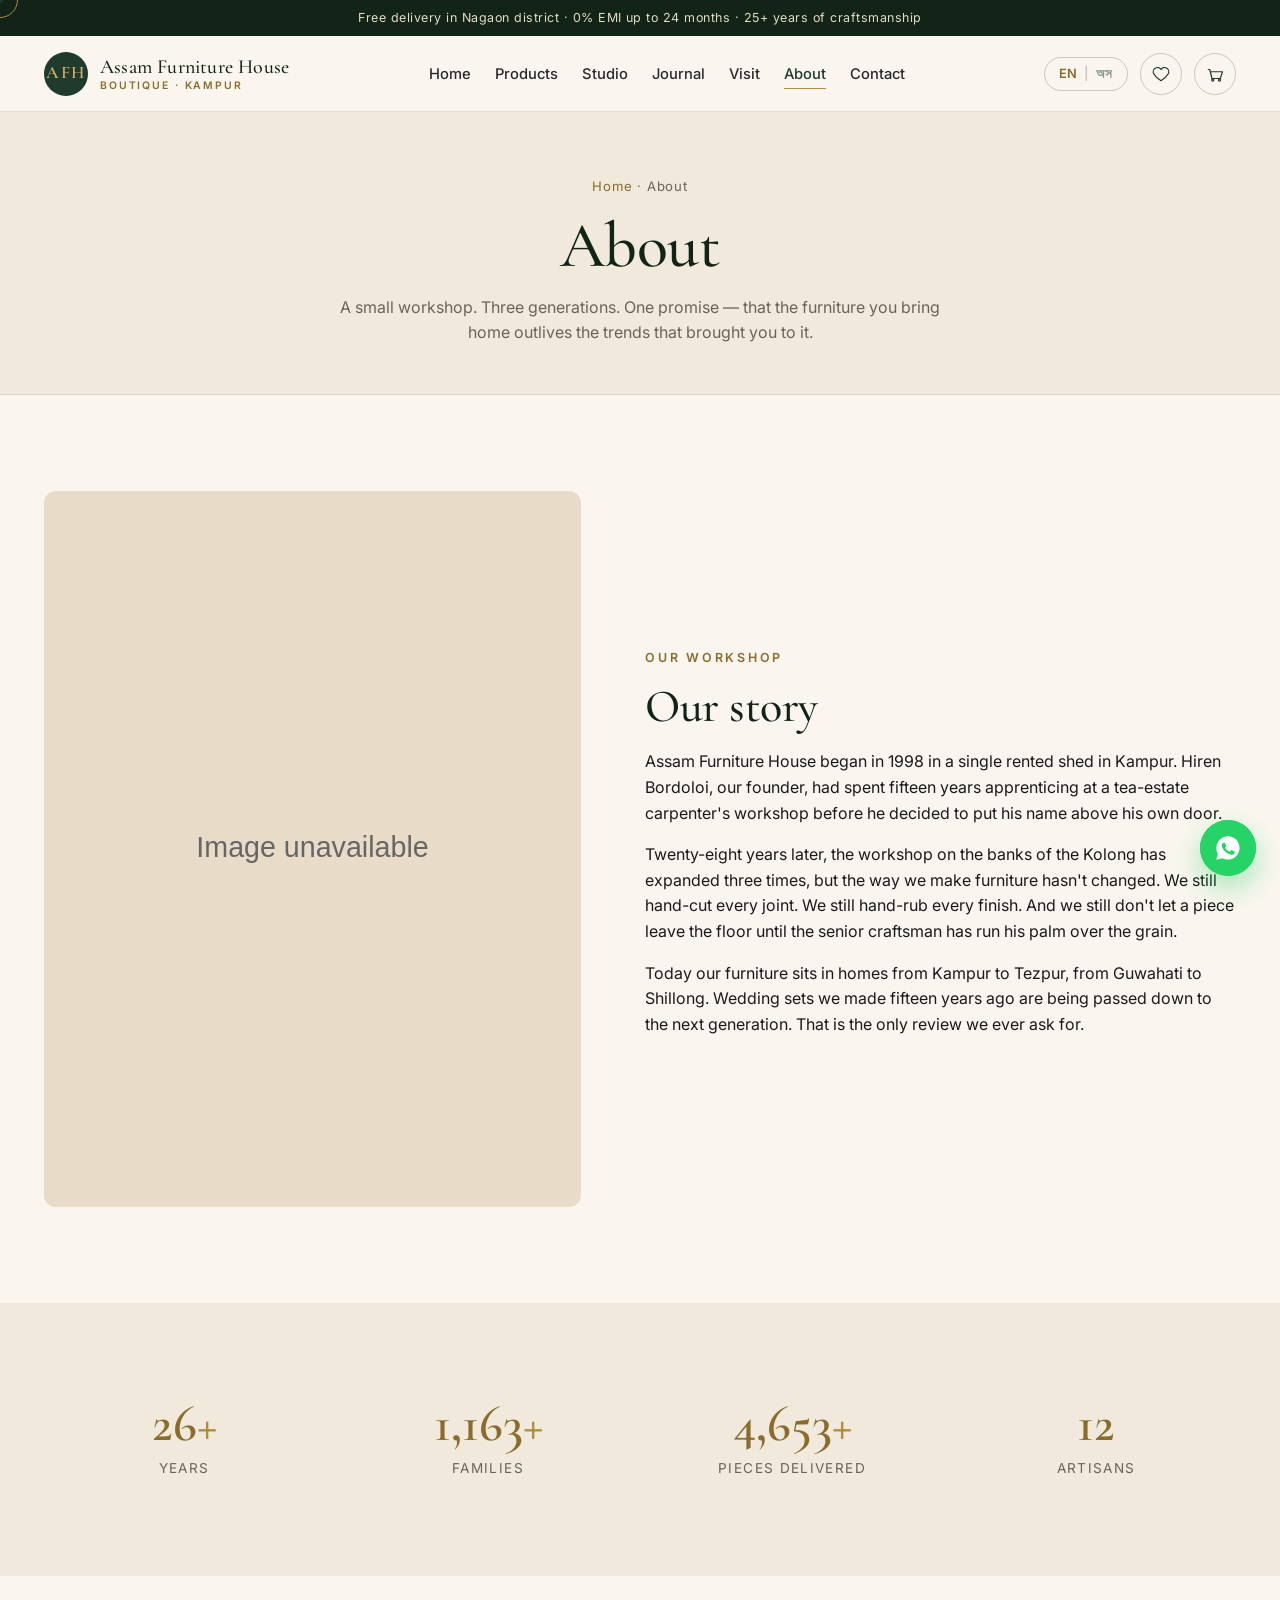
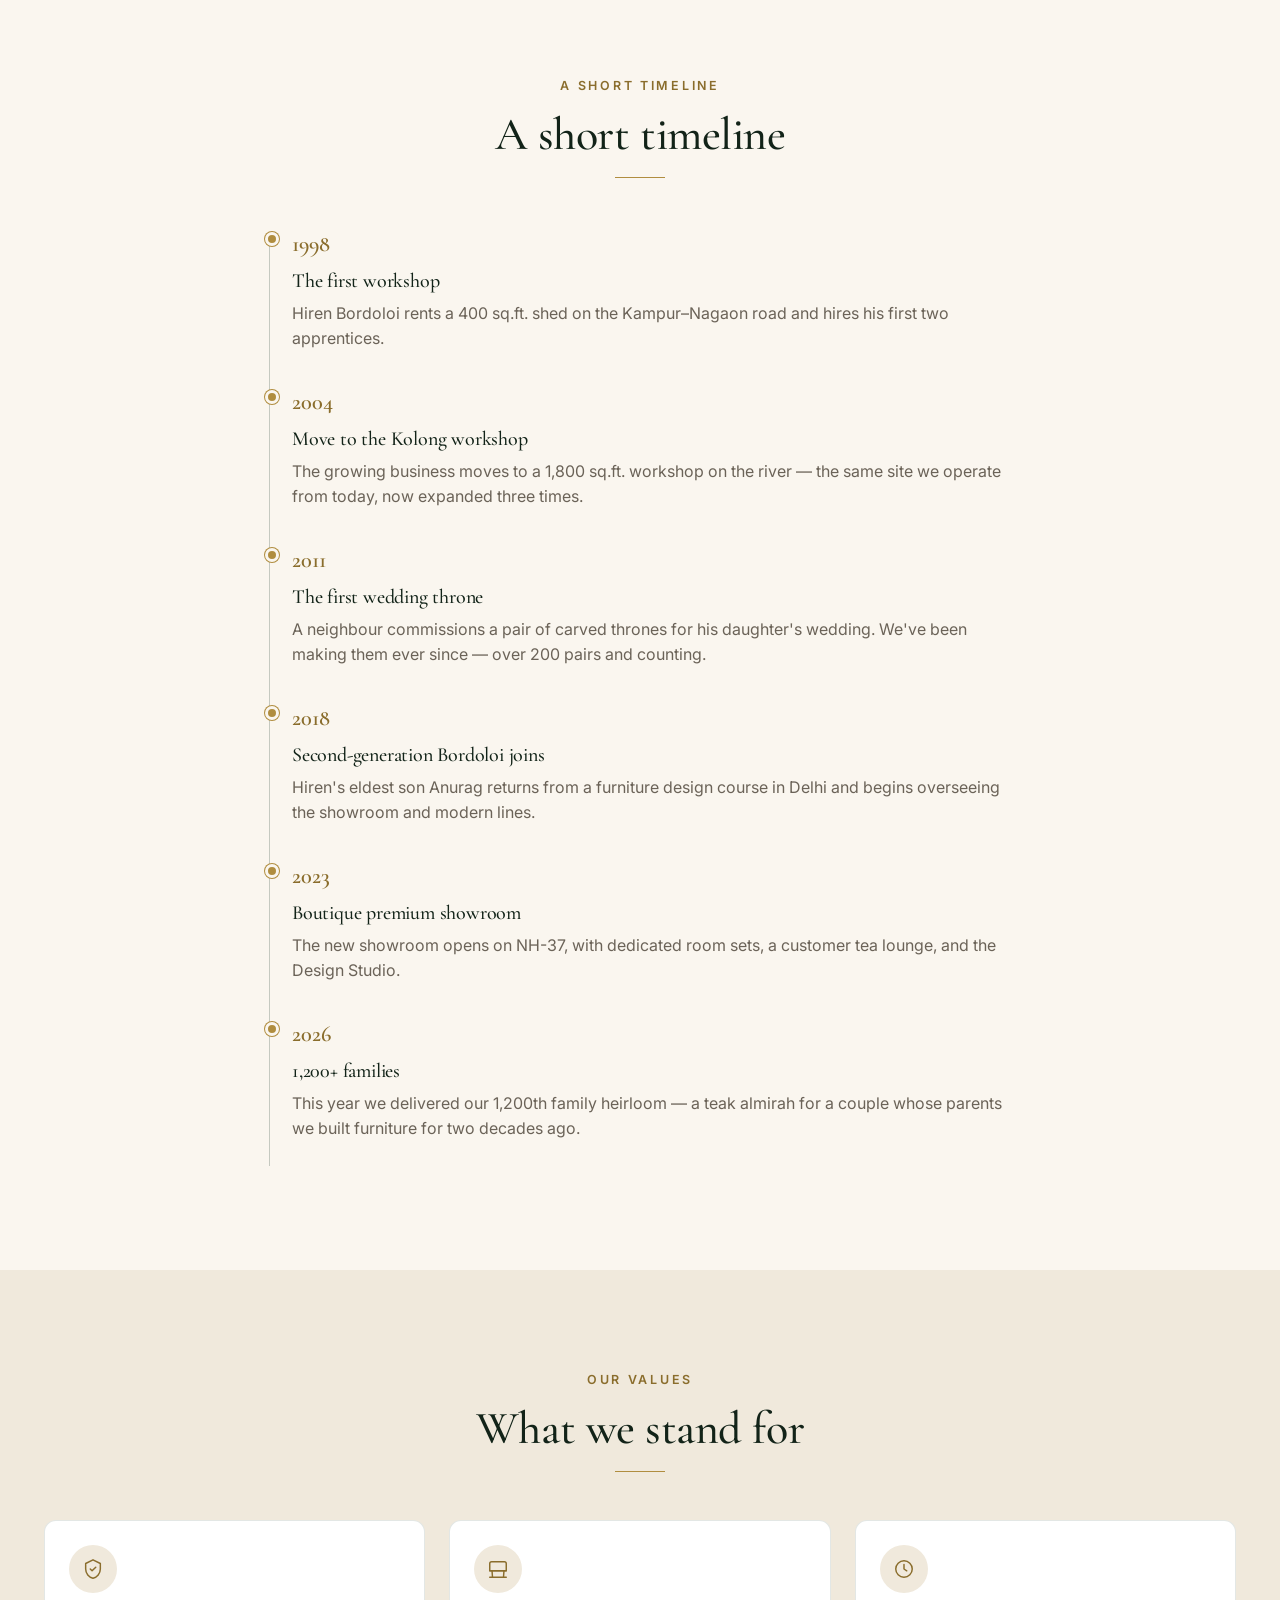
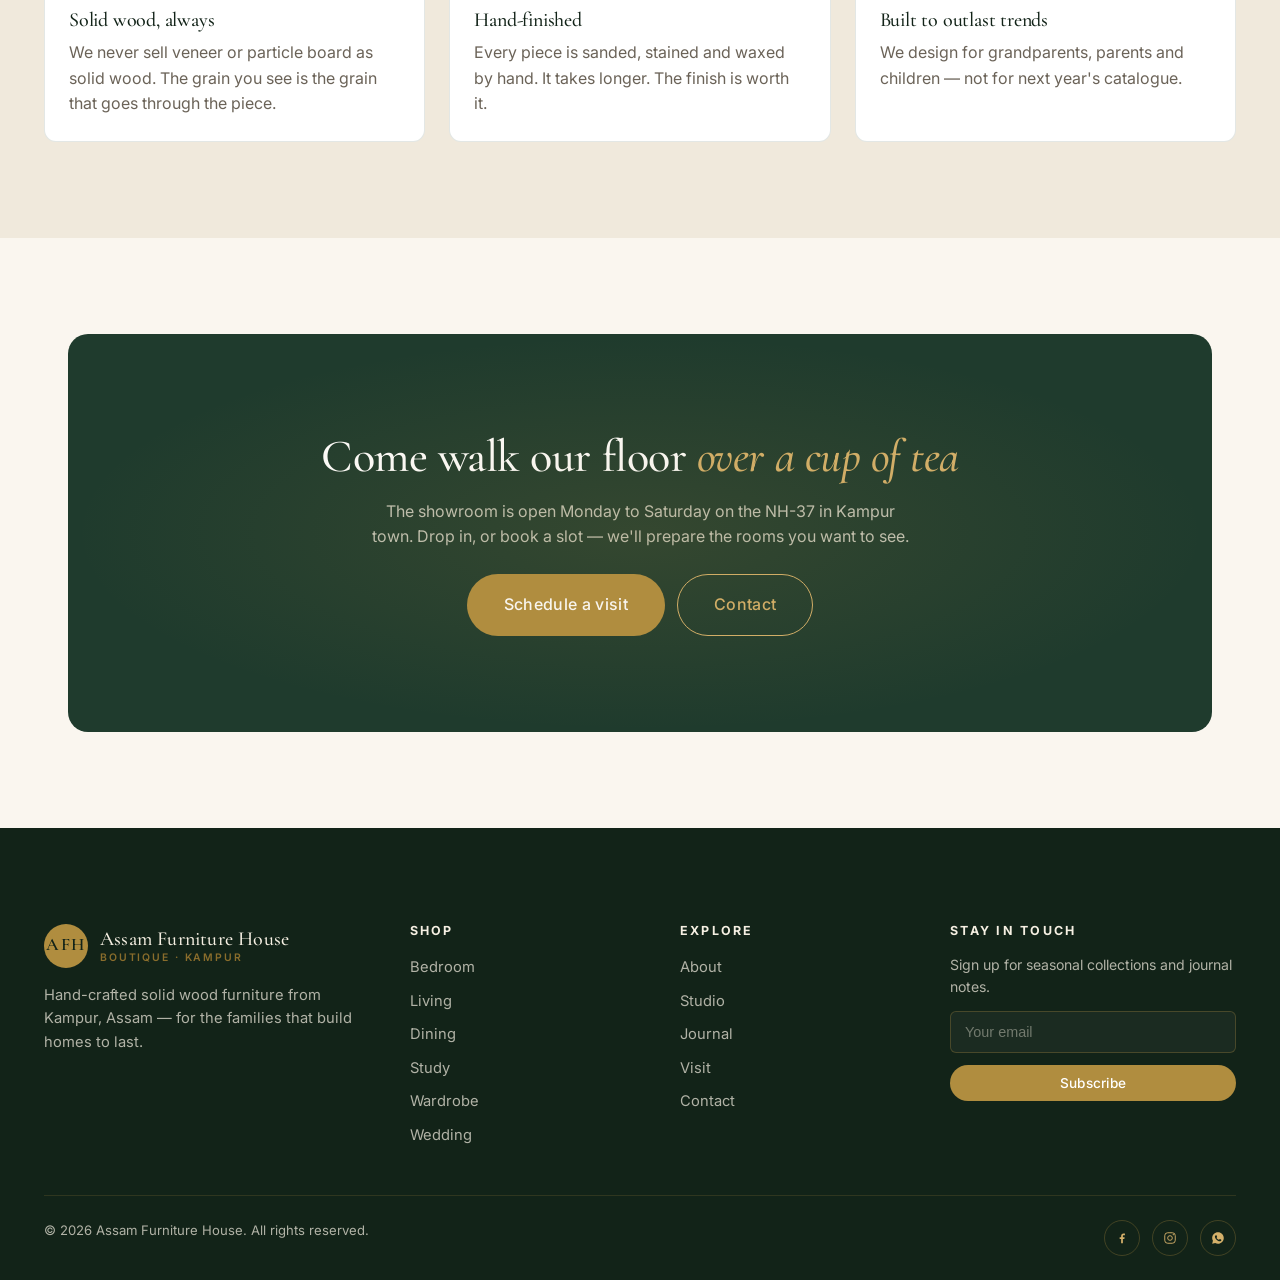
<file: about.html>
<!DOCTYPE html>
<html lang="en">
<head>
  <meta charset="UTF-8" />
  <meta name="viewport" content="width=device-width, initial-scale=1.0" />
  <title>About — Assam Furniture House</title>
  <meta name="description" content="Three generations of the Bordoloi family, hand-crafting solid wood furniture in Kampur, Assam since 1998." />

  <link rel="preconnect" href="https://fonts.googleapis.com">
  <link rel="preconnect" href="https://fonts.gstatic.com" crossorigin>
  <link href="https://fonts.googleapis.com/css2?family=Cormorant+Garamond:ital,wght@0,400;0,500;0,600;0,700;1,400;1,500&family=Inter:wght@400;500;600;700&display=swap" rel="stylesheet">

  <link rel="stylesheet" href="styles.css" />
  <script>
    // Map of broken URLs to reliable replacements
    const IMG_REPLACEMENTS = {
      'photo-1616627562650-86eaeae3d72e': 'https://picsum.photos/1200/800?random=1',
      'photo-1632322474318-bedb31a2b8b1': 'https://picsum.photos/1200/800?random=2',
      'photo-1567538096630-e0c55bd6374c': 'https://picsum.photos/900/600?random=3',
      'photo-1517445312882-bc9910d016b7': 'https://picsum.photos/900/600?random=4',
      'photo-1583394293214-28ded15ee548': 'https://picsum.photos/900/600?random=5',
      'photo-1604061986761-d9d0cc41b0d1': 'https://picsum.photos/900/600?random=6'
    };

    // Replace broken URLs before page loads
    function replaceImageURLs() {
      document.querySelectorAll('img').forEach(img => {
        for (const [broken, replacement] of Object.entries(IMG_REPLACEMENTS)) {
          if (img.src.includes(broken)) {
            img.src = replacement;
          }
        }
        // Add error handler as backup with SVG placeholder
        img.addEventListener('error', function() {
          for (const [broken, replacement] of Object.entries(IMG_REPLACEMENTS)) {
            if (this.src.includes(broken)) {
              this.src = replacement;
              return;
            }
          }
          // Final fallback: SVG placeholder
          this.src = 'data:image/svg+xml,%3Csvg xmlns="http://www.w3.org/2000/svg" width="800" height="600"%3E%3Crect fill="%23e8dcc8" width="800" height="600"/%3E%3Ctext x="50%25" y="50%25" dominant-baseline="middle" text-anchor="middle" fill="%23666" font-size="24" font-family="Arial"%3EImage unavailable%3C/text%3E%3C/svg%3E';
          this.style.minHeight = '200px';
        });
      });
    }

    // Run when DOM is ready and on load
    if (document.readyState === 'loading') {
      document.addEventListener('DOMContentLoaded', replaceImageURLs);
    } else {
      replaceImageURLs();
    }
    window.addEventListener('load', replaceImageURLs);
  </script>
  <script src="i18n.js" defer></script>
  <script src="script.js" defer></script>
  <script src="cart.js" defer></script>
  <script src="products.js" defer></script>
</head>
<body>

  <div class="page-loader" id="pageLoader">
    <div class="loader-inner">
      <div class="loader-mark">AFH</div>
      <div class="loader-line"></div>
    </div>
  </div>
  <div class="page-transition" id="pageTransition"></div>
  <div class="cursor-dot" id="cursorDot"></div>
  <div class="cursor-ring" id="cursorRing"></div>

  <header class="site-header">
    <div class="topbar">
      <div class="container topbar-inner">
        <p class="topbar-msg" data-i18n="topbar.msg">Free delivery in Nagaon district · 0% EMI up to 24 months · 25+ years of craftsmanship</p>
      </div>
    </div>
    <nav class="navbar" id="navbar">
      <div class="container nav-inner">
        <a href="index.html" class="brand">
          <span class="brand-mark">AFH</span>
          <span class="brand-name">
            <span data-i18n="brand.name">Assam Furniture House</span>
            <small data-i18n="brand.tag">Boutique · Kampur</small>
          </span>
        </a>
        <ul class="nav-links" id="navLinks">
          <li><a href="index.html" data-i18n="nav.home">Home</a></li>
          <li><a href="products.html" data-i18n="nav.products">Products</a></li>
          <li><a href="studio.html" data-i18n="nav.studio">Studio</a></li>
          <li><a href="journal.html" data-i18n="nav.journal">Journal</a></li>
          <li><a href="visit.html" data-i18n="nav.visit">Visit</a></li>
          <li><a href="about.html" data-i18n="nav.about">About</a></li>
          <li><a href="contact.html" data-i18n="nav.contact">Contact</a></li>
        </ul>
        <div class="nav-actions">
          <button class="lang-toggle" aria-label="Switch language">
            <span data-lang="en" class="on">EN</span>
            <span class="sep">|</span>
            <span data-lang="as">অস</span>
          </button>
          <a href="cart.html#wishlist" class="cart-pill" aria-label="Wishlist">
            <svg viewBox="0 0 24 24" fill="none" stroke="currentColor" stroke-width="1.6" stroke-linecap="round" stroke-linejoin="round"><path d="M12 21s-7-4.5-9.5-9A5.5 5.5 0 0 1 12 6a5.5 5.5 0 0 1 9.5 6c-2.5 4.5-9.5 9-9.5 9z"/></svg>
            <span class="count" data-wishlist-count>0</span>
          </a>
          <a href="cart.html" class="cart-pill" aria-label="Cart">
            <svg viewBox="0 0 24 24" fill="none" stroke="currentColor" stroke-width="1.6" stroke-linecap="round" stroke-linejoin="round"><path d="M3 6h2l3 12h11l3-9H6"/><circle cx="9" cy="20" r="1.4"/><circle cx="18" cy="20" r="1.4"/></svg>
            <span class="count" data-cart-count>0</span>
          </a>
          <button class="hamburger" id="hamburger" aria-label="Open menu" aria-expanded="false">
            <span></span><span></span><span></span>
          </button>
        </div>
      </div>
    </nav>
  </header>

  <main>
    <header class="page-header">
      <div class="container">
        <div class="breadcrumb">
          <a href="index.html" data-i18n="nav.home">Home</a> · <span data-i18n="nav.about">About</span>
        </div>
        <h1 data-i18n="nav.about">Our story</h1>
        <p data-i18n="about.lead">A small workshop. Three generations. One promise — that the furniture you bring home outlives the trends that brought you to it.</p>
      </div>
    </header>

    <!-- Story -->
    <section>
      <div class="container">
        <div class="story-grid">
          <div class="story-img reveal">
            <img src="https://images.unsplash.com/photo-1556909114-f6e7ad7d3136?w=900&q=80&auto=format&fit=crop" alt="Workshop" loading="lazy">
          </div>
          <div class="reveal reveal-delay-1">
            <span class="eyebrow" data-i18n="sections.story_eyebrow">Our Workshop</span>
            <h2 data-i18n="about.story_t">Our story</h2>
            <p data-i18n="about.story_p1">Assam Furniture House began in 1998 in a single rented shed in Kampur. Hiren Bordoloi, our founder, had spent fifteen years apprenticing at a tea-estate carpenter's workshop before he decided to put his name above his own door.</p>
            <p data-i18n="about.story_p2">Twenty-eight years later, the workshop on the banks of the Kolong has expanded three times, but the way we make furniture hasn't changed. We still hand-cut every joint. We still hand-rub every finish. And we still don't let a piece leave the floor until the senior craftsman has run his palm over the grain.</p>
            <p data-i18n="about.story_p3">Today our furniture sits in homes from Kampur to Tezpur, from Guwahati to Shillong. Wedding sets we made fifteen years ago are being passed down to the next generation. That is the only review we ever ask for.</p>
          </div>
        </div>
      </div>
    </section>

    <!-- Stats -->
    <section style="background: var(--bg-soft);">
      <div class="container">
        <div class="stats-row">
          <div class="stat reveal">
            <div class="num"><span data-count="27">0</span><span class="plus">+</span></div>
            <div class="label" data-i18n="sections.stat_years">Years</div>
          </div>
          <div class="stat reveal reveal-delay-1">
            <div class="num"><span data-count="1200">0</span><span class="plus">+</span></div>
            <div class="label" data-i18n="sections.stat_families">Families</div>
          </div>
          <div class="stat reveal reveal-delay-2">
            <div class="num"><span data-count="4800">0</span><span class="plus">+</span></div>
            <div class="label" data-i18n="sections.stat_pieces">Pieces delivered</div>
          </div>
          <div class="stat reveal reveal-delay-3">
            <div class="num"><span data-count="12">0</span></div>
            <div class="label" data-i18n="sections.stat_artisans">Artisans</div>
          </div>
        </div>
      </div>
    </section>

    <!-- Timeline -->
    <section>
      <div class="container">
        <div class="section-head reveal">
          <span class="eyebrow">A short timeline</span>
          <h2 data-i18n="about.timeline_t">A short timeline</h2>
          <span class="divider-flourish"></span>
        </div>
        <div class="timeline">
          <div class="timeline-item reveal">
            <div class="timeline-year">1998</div>
            <h4>The first workshop</h4>
            <p>Hiren Bordoloi rents a 400 sq.ft. shed on the Kampur–Nagaon road and hires his first two apprentices.</p>
          </div>
          <div class="timeline-item reveal">
            <div class="timeline-year">2004</div>
            <h4>Move to the Kolong workshop</h4>
            <p>The growing business moves to a 1,800 sq.ft. workshop on the river — the same site we operate from today, now expanded three times.</p>
          </div>
          <div class="timeline-item reveal">
            <div class="timeline-year">2011</div>
            <h4>The first wedding throne</h4>
            <p>A neighbour commissions a pair of carved thrones for his daughter's wedding. We've been making them ever since — over 200 pairs and counting.</p>
          </div>
          <div class="timeline-item reveal">
            <div class="timeline-year">2018</div>
            <h4>Second-generation Bordoloi joins</h4>
            <p>Hiren's eldest son Anurag returns from a furniture design course in Delhi and begins overseeing the showroom and modern lines.</p>
          </div>
          <div class="timeline-item reveal">
            <div class="timeline-year">2023</div>
            <h4>Boutique premium showroom</h4>
            <p>The new showroom opens on NH-37, with dedicated room sets, a customer tea lounge, and the Design Studio.</p>
          </div>
          <div class="timeline-item reveal">
            <div class="timeline-year">2026</div>
            <h4>1,200+ families</h4>
            <p>This year we delivered our 1,200th family heirloom — a teak almirah for a couple whose parents we built furniture for two decades ago.</p>
          </div>
        </div>
      </div>
    </section>

    <!-- Values -->
    <section style="background: var(--bg-soft);">
      <div class="container">
        <div class="section-head reveal">
          <span class="eyebrow">Our values</span>
          <h2 data-i18n="about.values_t">What we stand for</h2>
          <span class="divider-flourish"></span>
        </div>
        <div class="values-grid">
          <div class="value-card reveal">
            <div class="icon">
              <svg viewBox="0 0 24 24" fill="none" stroke="currentColor" stroke-width="1.6" stroke-linecap="round" stroke-linejoin="round" style="width: 22px; height: 22px;"><path d="M12 2 4 6v6c0 5 3.5 9 8 10 4.5-1 8-5 8-10V6l-8-4z"/><path d="m9 12 2 2 4-4"/></svg>
            </div>
            <h4 data-i18n="about.v1_t">Solid wood, always</h4>
            <p data-i18n="about.v1_d">We never sell veneer or particle board as solid wood. The grain you see is the grain that goes through the piece.</p>
          </div>
          <div class="value-card reveal reveal-delay-1">
            <div class="icon">
              <svg viewBox="0 0 24 24" fill="none" stroke="currentColor" stroke-width="1.6" stroke-linecap="round" stroke-linejoin="round" style="width: 22px; height: 22px;"><path d="M3 21h18"/><path d="m18 21 .5-7"/><path d="M6 21l-.5-7"/><path d="M3 14h18"/><path d="M5 4h14a2 2 0 0 1 2 2v8H3V6a2 2 0 0 1 2-2z"/></svg>
            </div>
            <h4 data-i18n="about.v2_t">Hand-finished</h4>
            <p data-i18n="about.v2_d">Every piece is sanded, stained and waxed by hand. It takes longer. The finish is worth it.</p>
          </div>
          <div class="value-card reveal reveal-delay-2">
            <div class="icon">
              <svg viewBox="0 0 24 24" fill="none" stroke="currentColor" stroke-width="1.6" stroke-linecap="round" stroke-linejoin="round" style="width: 22px; height: 22px;"><circle cx="12" cy="12" r="9"/><path d="M12 7v5l3 2"/></svg>
            </div>
            <h4 data-i18n="about.v3_t">Built to outlast trends</h4>
            <p data-i18n="about.v3_d">We design for grandparents, parents and children — not for next year's catalogue.</p>
          </div>
        </div>
      </div>
    </section>

    <!-- CTA -->
    <section>
      <div class="container">
        <div class="cta-banner reveal">
          <h2>
            <span>Come walk our floor</span>
            <em>over a cup of tea</em>
          </h2>
          <p>The showroom is open Monday to Saturday on the NH-37 in Kampur town. Drop in, or book a slot — we'll prepare the rooms you want to see.</p>
          <div style="display: flex; gap: var(--s-3); justify-content: center; flex-wrap: wrap;">
            <a href="visit.html" class="btn btn-brass btn-lg" data-i18n="sections.visit_cta">Schedule a visit</a>
            <a href="contact.html" class="btn btn-outline btn-lg" style="border-color: var(--brass-light); color: var(--brass-light);" data-i18n="nav.contact">Contact us</a>
          </div>
        </div>
      </div>
    </section>
  </main>

  <footer class="site-footer">
    <div class="container">
      <div class="footer-grid">
        <div class="footer-brand">
          <a href="index.html" class="brand">
            <span class="brand-mark">AFH</span>
            <span class="brand-name">
              <span data-i18n="brand.name">Assam Furniture House</span>
              <small data-i18n="brand.tag">Boutique · Kampur</small>
            </span>
          </a>
          <p data-i18n="footer.tagline">Hand-crafted solid wood furniture from Kampur, Assam.</p>
        </div>
        <div class="footer-col">
          <h4 data-i18n="footer.shop">Shop</h4>
          <ul>
            <li><a href="products.html?cat=bedroom" data-i18n="categories.bedroom">Bedroom</a></li>
            <li><a href="products.html?cat=living" data-i18n="categories.living">Living</a></li>
            <li><a href="products.html?cat=dining" data-i18n="categories.dining">Dining</a></li>
            <li><a href="products.html?cat=study" data-i18n="categories.study">Study</a></li>
            <li><a href="products.html?cat=wardrobe" data-i18n="categories.wardrobe">Wardrobe</a></li>
            <li><a href="products.html?cat=wedding" data-i18n="categories.wedding">Wedding</a></li>
          </ul>
        </div>
        <div class="footer-col">
          <h4 data-i18n="footer.explore">Explore</h4>
          <ul>
            <li><a href="about.html" data-i18n="nav.about">About</a></li>
            <li><a href="studio.html" data-i18n="nav.studio">Studio</a></li>
            <li><a href="journal.html" data-i18n="nav.journal">Journal</a></li>
            <li><a href="visit.html" data-i18n="nav.visit">Visit</a></li>
            <li><a href="contact.html" data-i18n="nav.contact">Contact</a></li>
          </ul>
        </div>
        <div class="footer-col footer-newsletter">
          <h4 data-i18n="footer.stay">Stay in touch</h4>
          <p style="font-size: 0.88rem; margin-bottom: var(--s-3);" data-i18n="footer.newsletter_p">Sign up for seasonal collections.</p>
          <form id="newsletterForm">
            <input type="email" required placeholder="Your email" data-i18n-placeholder="footer.newsletter_ph">
            <button type="submit" class="btn btn-brass btn-block btn-sm" data-i18n="footer.newsletter_btn">Subscribe</button>
          </form>
        </div>
      </div>
      <div class="footer-bottom">
        <span data-i18n="footer.rights">© 2026 Assam Furniture House. All rights reserved.</span>
        <div class="footer-socials">
          <a href="#" aria-label="Facebook"><svg viewBox="0 0 24 24" fill="currentColor"><path d="M13.5 21v-7.5h2.5l.5-3h-3V8.6c0-.9.3-1.5 1.6-1.5H17V4.4c-.4 0-1.4-.1-2.5-.1-2.5 0-4 1.5-4 4.2v2H8v3h2.5V21z"/></svg></a>
          <a href="#" aria-label="Instagram"><svg viewBox="0 0 24 24" fill="none" stroke="currentColor" stroke-width="1.6"><rect x="3" y="3" width="18" height="18" rx="5"/><circle cx="12" cy="12" r="4"/><circle cx="17.5" cy="6.5" r=".5" fill="currentColor"/></svg></a>
          <a href="#" aria-label="WhatsApp"><svg viewBox="0 0 24 24" fill="currentColor"><path d="M12 2C6.5 2 2 6.5 2 12c0 1.8.5 3.4 1.3 4.9L2 22l5.2-1.3c1.4.8 3 1.2 4.7 1.2 5.5 0 10-4.5 10-10S17.5 2 12 2zm5.6 14.4c-.2.6-1.3 1.2-1.8 1.3-.5.1-1.1.1-1.7-.1-.4-.1-.9-.3-1.6-.6-2.8-1.2-4.6-4-4.7-4.2-.1-.2-1.1-1.5-1.1-2.8 0-1.4.7-2 1-2.3.2-.2.5-.3.8-.3h.5c.2 0 .4 0 .6.5.2.6.7 2 .8 2.1.1.1.1.3 0 .5-.1.2-.1.3-.3.5-.1.1-.3.3-.4.4-.1.1-.3.3-.1.5.1.3.7 1.1 1.5 1.8 1 .9 1.9 1.2 2.2 1.4.3.1.4.1.6-.1.2-.2.7-.8.8-1 .2-.3.4-.2.6-.1.3.1 1.6.8 1.9.9.3.1.5.2.5.3.1.2.1.7-.1 1.3z"/></svg></a>
        </div>
      </div>
    </div>
  </footer>

  <a href="https://wa.me/919876543210?text=Hello%20Assam%20Furniture%20House" class="wa-float" aria-label="Chat on WhatsApp" target="_blank" rel="noopener">
    <svg viewBox="0 0 24 24" fill="currentColor"><path d="M12 2C6.5 2 2 6.5 2 12c0 1.8.5 3.4 1.3 4.9L2 22l5.2-1.3c1.4.8 3 1.2 4.7 1.2 5.5 0 10-4.5 10-10S17.5 2 12 2zm5.6 14.4c-.2.6-1.3 1.2-1.8 1.3-.5.1-1.1.1-1.7-.1-.4-.1-.9-.3-1.6-.6-2.8-1.2-4.6-4-4.7-4.2-.1-.2-1.1-1.5-1.1-2.8 0-1.4.7-2 1-2.3.2-.2.5-.3.8-.3h.5c.2 0 .4 0 .6.5.2.6.7 2 .8 2.1.1.1.1.3 0 .5-.1.2-.1.3-.3.5-.1.1-.3.3-.4.4-.1.1-.3.3-.1.5.1.3.7 1.1 1.5 1.8 1 .9 1.9 1.2 2.2 1.4.3.1.4.1.6-.1.2-.2.7-.8.8-1 .2-.3.4-.2.6-.1.3.1 1.6.8 1.9.9.3.1.5.2.5.3.1.2.1.7-.1 1.3z"/></svg>
  </a>

</body>
</html>
</file>
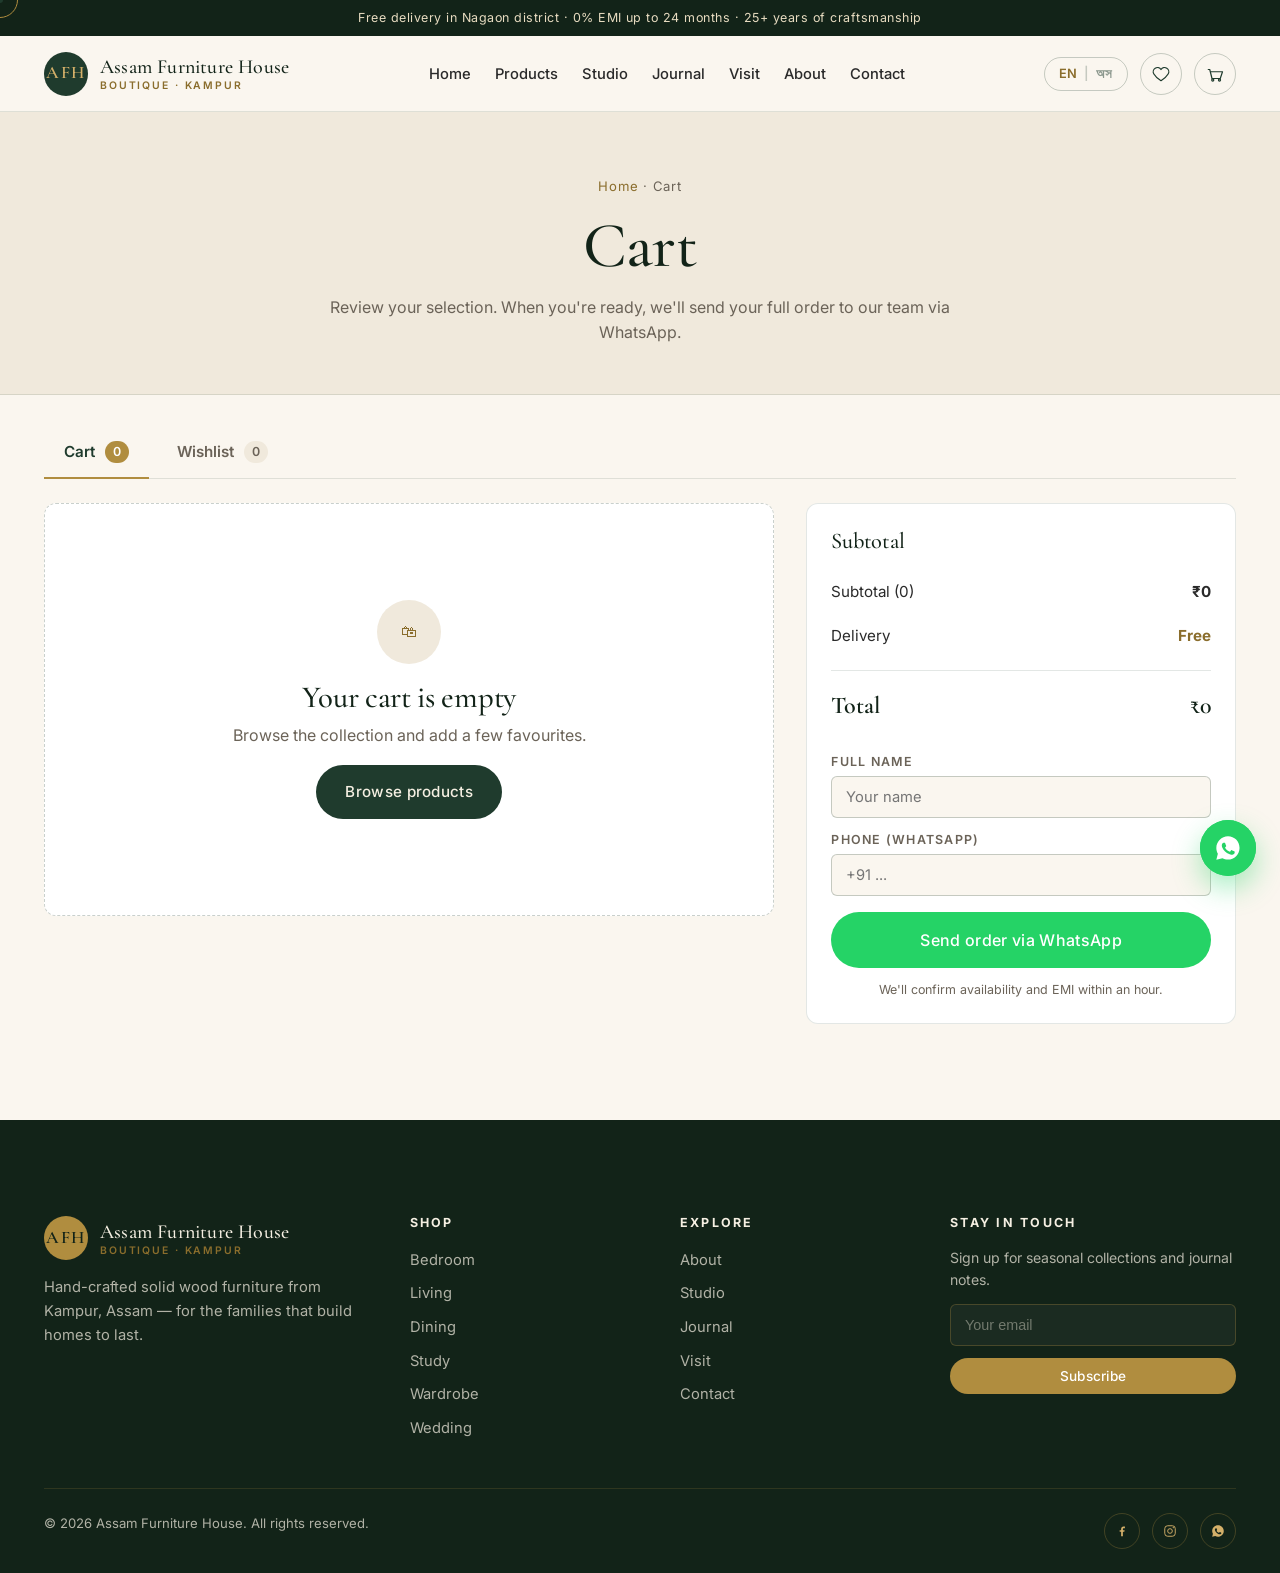
<file: cart.html>
<!DOCTYPE html>
<html lang="en">
<head>
  <meta charset="UTF-8" />
  <meta name="viewport" content="width=device-width, initial-scale=1.0" />
  <title>Cart — Assam Furniture House</title>
  <meta name="description" content="Your cart and wishlist at Assam Furniture House. Send your order to us via WhatsApp." />

  <link rel="preconnect" href="https://fonts.googleapis.com">
  <link rel="preconnect" href="https://fonts.gstatic.com" crossorigin>
  <link href="https://fonts.googleapis.com/css2?family=Cormorant+Garamond:ital,wght@0,400;0,500;0,600;0,700;1,400;1,500&family=Inter:wght@400;500;600;700&display=swap" rel="stylesheet">

  <link rel="stylesheet" href="styles.css" />
  <script>
    // Map of broken URLs to reliable replacements
    const IMG_REPLACEMENTS = {
      'photo-1616627562650-86eaeae3d72e': 'https://picsum.photos/1200/800?random=1',
      'photo-1632322474318-bedb31a2b8b1': 'https://picsum.photos/1200/800?random=2',
      'photo-1567538096630-e0c55bd6374c': 'https://picsum.photos/900/600?random=3',
      'photo-1517445312882-bc9910d016b7': 'https://picsum.photos/900/600?random=4',
      'photo-1583394293214-28ded15ee548': 'https://picsum.photos/900/600?random=5',
      'photo-1604061986761-d9d0cc41b0d1': 'https://picsum.photos/900/600?random=6'
    };

    // Replace broken URLs before page loads
    function replaceImageURLs() {
      document.querySelectorAll('img').forEach(img => {
        for (const [broken, replacement] of Object.entries(IMG_REPLACEMENTS)) {
          if (img.src.includes(broken)) {
            img.src = replacement;
          }
        }
        // Add error handler as backup with SVG placeholder
        img.addEventListener('error', function() {
          for (const [broken, replacement] of Object.entries(IMG_REPLACEMENTS)) {
            if (this.src.includes(broken)) {
              this.src = replacement;
              return;
            }
          }
          // Final fallback: SVG placeholder
          this.src = 'data:image/svg+xml,%3Csvg xmlns="http://www.w3.org/2000/svg" width="800" height="600"%3E%3Crect fill="%23e8dcc8" width="800" height="600"/%3E%3Ctext x="50%25" y="50%25" dominant-baseline="middle" text-anchor="middle" fill="%23666" font-size="24" font-family="Arial"%3EImage unavailable%3C/text%3E%3C/svg%3E';
          this.style.minHeight = '200px';
        });
      });
    }

    // Run when DOM is ready and on load
    if (document.readyState === 'loading') {
      document.addEventListener('DOMContentLoaded', replaceImageURLs);
    } else {
      replaceImageURLs();
    }
    window.addEventListener('load', replaceImageURLs);
  </script>
  <script src="i18n.js" defer></script>
  <script src="script.js" defer></script>
  <script src="products.js" defer></script>
  <script src="cart.js" defer></script>
</head>
<body>

  <div class="page-loader" id="pageLoader">
    <div class="loader-inner">
      <div class="loader-mark">AFH</div>
      <div class="loader-line"></div>
    </div>
  </div>
  <div class="page-transition" id="pageTransition"></div>
  <div class="cursor-dot" id="cursorDot"></div>
  <div class="cursor-ring" id="cursorRing"></div>

  <header class="site-header">
    <div class="topbar">
      <div class="container topbar-inner">
        <p class="topbar-msg" data-i18n="topbar.msg">Free delivery in Nagaon district · 0% EMI up to 24 months · 25+ years of craftsmanship</p>
      </div>
    </div>
    <nav class="navbar" id="navbar">
      <div class="container nav-inner">
        <a href="index.html" class="brand">
          <span class="brand-mark">AFH</span>
          <span class="brand-name">
            <span data-i18n="brand.name">Assam Furniture House</span>
            <small data-i18n="brand.tag">Boutique · Kampur</small>
          </span>
        </a>
        <ul class="nav-links" id="navLinks">
          <li><a href="index.html" data-i18n="nav.home">Home</a></li>
          <li><a href="products.html" data-i18n="nav.products">Products</a></li>
          <li><a href="studio.html" data-i18n="nav.studio">Studio</a></li>
          <li><a href="journal.html" data-i18n="nav.journal">Journal</a></li>
          <li><a href="visit.html" data-i18n="nav.visit">Visit</a></li>
          <li><a href="about.html" data-i18n="nav.about">About</a></li>
          <li><a href="contact.html" data-i18n="nav.contact">Contact</a></li>
        </ul>
        <div class="nav-actions">
          <button class="lang-toggle" aria-label="Switch language">
            <span data-lang="en" class="on">EN</span>
            <span class="sep">|</span>
            <span data-lang="as">অস</span>
          </button>
          <a href="cart.html#wishlist" class="cart-pill has-items" aria-label="Wishlist">
            <svg viewBox="0 0 24 24" fill="none" stroke="currentColor" stroke-width="1.6" stroke-linecap="round" stroke-linejoin="round"><path d="M12 21s-7-4.5-9.5-9A5.5 5.5 0 0 1 12 6a5.5 5.5 0 0 1 9.5 6c-2.5 4.5-9.5 9-9.5 9z"/></svg>
            <span class="count" data-wishlist-count>0</span>
          </a>
          <a href="cart.html" class="cart-pill" aria-label="Cart">
            <svg viewBox="0 0 24 24" fill="none" stroke="currentColor" stroke-width="1.6" stroke-linecap="round" stroke-linejoin="round"><path d="M3 6h2l3 12h11l3-9H6"/><circle cx="9" cy="20" r="1.4"/><circle cx="18" cy="20" r="1.4"/></svg>
            <span class="count" data-cart-count>0</span>
          </a>
          <button class="hamburger" id="hamburger" aria-label="Open menu" aria-expanded="false">
            <span></span><span></span><span></span>
          </button>
        </div>
      </div>
    </nav>
  </header>

  <main>
    <header class="page-header">
      <div class="container">
        <div class="breadcrumb">
          <a href="index.html" data-i18n="nav.home">Home</a> · <span data-i18n="nav.cart">Cart</span>
        </div>
        <h1 data-i18n="nav.cart">Cart</h1>
        <p>Review your selection. When you're ready, we'll send your full order to our team via WhatsApp.</p>
      </div>
    </header>

    <section style="padding-top: var(--s-6);">
      <div class="container" id="cartPage">

        <div class="cart-tabs">
          <button class="cart-tab active" data-tab="cart">
            <span data-i18n="nav.cart">Cart</span>
            <span class="count" id="cartTabCount">0</span>
          </button>
          <button class="cart-tab" data-tab="wishlist">
            <span data-i18n="nav.wishlist">Wishlist</span>
            <span class="count" id="wishTabCount">0</span>
          </button>
        </div>

        <div id="cartPanel">
          <div class="cart-layout">
            <div class="cart-list" id="cartList"></div>
            <aside class="cart-summary">
              <h3 data-i18n="common.subtotal">Order summary</h3>
              <div class="cart-summary-row">
                <span><span data-i18n="common.subtotal">Subtotal</span> (<span id="sumCount">0</span>)</span>
                <strong id="sumSubtotal">₹0</strong>
              </div>
              <div class="cart-summary-row">
                <span data-i18n="common.delivery">Delivery</span>
                <strong style="color: var(--brass-deep);" data-i18n="common.free">Free</strong>
              </div>
              <div class="cart-summary-row total">
                <span data-i18n="common.total">Total</span>
                <span id="sumTotal">₹0</span>
              </div>

              <div class="cart-customer">
                <div>
                  <label data-i18n="visit.name_l">Full name</label>
                  <input type="text" id="custName" placeholder="Your name">
                </div>
                <div>
                  <label data-i18n="visit.phone_l">Phone (WhatsApp)</label>
                  <input type="tel" id="custPhone" placeholder="+91 ...">
                </div>
              </div>

              <button class="btn btn-wa btn-block btn-lg" id="checkoutBtn" data-i18n="common.checkout_wa">
                Send order via WhatsApp
              </button>
              <p style="font-size: 0.78rem; color: var(--muted); text-align: center; margin-top: var(--s-3); margin-bottom: 0;">
                We'll confirm availability and EMI within an hour.
              </p>
            </aside>
          </div>
        </div>

        <div id="wishPanel" style="display:none;">
          <div class="cart-list" id="wishList"></div>
        </div>

      </div>
    </section>
  </main>

  <footer class="site-footer">
    <div class="container">
      <div class="footer-grid">
        <div class="footer-brand">
          <a href="index.html" class="brand">
            <span class="brand-mark">AFH</span>
            <span class="brand-name">
              <span data-i18n="brand.name">Assam Furniture House</span>
              <small data-i18n="brand.tag">Boutique · Kampur</small>
            </span>
          </a>
          <p data-i18n="footer.tagline">Hand-crafted solid wood furniture from Kampur, Assam.</p>
        </div>
        <div class="footer-col">
          <h4 data-i18n="footer.shop">Shop</h4>
          <ul>
            <li><a href="products.html?cat=bedroom" data-i18n="categories.bedroom">Bedroom</a></li>
            <li><a href="products.html?cat=living" data-i18n="categories.living">Living</a></li>
            <li><a href="products.html?cat=dining" data-i18n="categories.dining">Dining</a></li>
            <li><a href="products.html?cat=study" data-i18n="categories.study">Study</a></li>
            <li><a href="products.html?cat=wardrobe" data-i18n="categories.wardrobe">Wardrobe</a></li>
            <li><a href="products.html?cat=wedding" data-i18n="categories.wedding">Wedding</a></li>
          </ul>
        </div>
        <div class="footer-col">
          <h4 data-i18n="footer.explore">Explore</h4>
          <ul>
            <li><a href="about.html" data-i18n="nav.about">About</a></li>
            <li><a href="studio.html" data-i18n="nav.studio">Studio</a></li>
            <li><a href="journal.html" data-i18n="nav.journal">Journal</a></li>
            <li><a href="visit.html" data-i18n="nav.visit">Visit</a></li>
            <li><a href="contact.html" data-i18n="nav.contact">Contact</a></li>
          </ul>
        </div>
        <div class="footer-col footer-newsletter">
          <h4 data-i18n="footer.stay">Stay in touch</h4>
          <p style="font-size: 0.88rem; margin-bottom: var(--s-3);" data-i18n="footer.newsletter_p">Sign up for seasonal collections.</p>
          <form id="newsletterForm">
            <input type="email" required placeholder="Your email" data-i18n-placeholder="footer.newsletter_ph">
            <button type="submit" class="btn btn-brass btn-block btn-sm" data-i18n="footer.newsletter_btn">Subscribe</button>
          </form>
        </div>
      </div>
      <div class="footer-bottom">
        <span data-i18n="footer.rights">© 2026 Assam Furniture House. All rights reserved.</span>
        <div class="footer-socials">
          <a href="#" aria-label="Facebook"><svg viewBox="0 0 24 24" fill="currentColor"><path d="M13.5 21v-7.5h2.5l.5-3h-3V8.6c0-.9.3-1.5 1.6-1.5H17V4.4c-.4 0-1.4-.1-2.5-.1-2.5 0-4 1.5-4 4.2v2H8v3h2.5V21z"/></svg></a>
          <a href="#" aria-label="Instagram"><svg viewBox="0 0 24 24" fill="none" stroke="currentColor" stroke-width="1.6"><rect x="3" y="3" width="18" height="18" rx="5"/><circle cx="12" cy="12" r="4"/><circle cx="17.5" cy="6.5" r=".5" fill="currentColor"/></svg></a>
          <a href="#" aria-label="WhatsApp"><svg viewBox="0 0 24 24" fill="currentColor"><path d="M12 2C6.5 2 2 6.5 2 12c0 1.8.5 3.4 1.3 4.9L2 22l5.2-1.3c1.4.8 3 1.2 4.7 1.2 5.5 0 10-4.5 10-10S17.5 2 12 2zm5.6 14.4c-.2.6-1.3 1.2-1.8 1.3-.5.1-1.1.1-1.7-.1-.4-.1-.9-.3-1.6-.6-2.8-1.2-4.6-4-4.7-4.2-.1-.2-1.1-1.5-1.1-2.8 0-1.4.7-2 1-2.3.2-.2.5-.3.8-.3h.5c.2 0 .4 0 .6.5.2.6.7 2 .8 2.1.1.1.1.3 0 .5-.1.2-.1.3-.3.5-.1.1-.3.3-.4.4-.1.1-.3.3-.1.5.1.3.7 1.1 1.5 1.8 1 .9 1.9 1.2 2.2 1.4.3.1.4.1.6-.1.2-.2.7-.8.8-1 .2-.3.4-.2.6-.1.3.1 1.6.8 1.9.9.3.1.5.2.5.3.1.2.1.7-.1 1.3z"/></svg></a>
        </div>
      </div>
    </div>
  </footer>

  <a href="https://wa.me/919876543210?text=Hello%20Assam%20Furniture%20House" class="wa-float" aria-label="Chat on WhatsApp" target="_blank" rel="noopener">
    <svg viewBox="0 0 24 24" fill="currentColor"><path d="M12 2C6.5 2 2 6.5 2 12c0 1.8.5 3.4 1.3 4.9L2 22l5.2-1.3c1.4.8 3 1.2 4.7 1.2 5.5 0 10-4.5 10-10S17.5 2 12 2zm5.6 14.4c-.2.6-1.3 1.2-1.8 1.3-.5.1-1.1.1-1.7-.1-.4-.1-.9-.3-1.6-.6-2.8-1.2-4.6-4-4.7-4.2-.1-.2-1.1-1.5-1.1-2.8 0-1.4.7-2 1-2.3.2-.2.5-.3.8-.3h.5c.2 0 .4 0 .6.5.2.6.7 2 .8 2.1.1.1.1.3 0 .5-.1.2-.1.3-.3.5-.1.1-.3.3-.4.4-.1.1-.3.3-.1.5.1.3.7 1.1 1.5 1.8 1 .9 1.9 1.2 2.2 1.4.3.1.4.1.6-.1.2-.2.7-.8.8-1 .2-.3.4-.2.6-.1.3.1 1.6.8 1.9.9.3.1.5.2.5.3.1.2.1.7-.1 1.3z"/></svg>
  </a>

  <script>
    // Tab deep-link via #wishlist
    document.addEventListener("DOMContentLoaded", () => {
      if (location.hash === "#wishlist") {
        const wishTab = document.querySelector('[data-tab="wishlist"]');
        if (wishTab) wishTab.click();
      }
    });
  </script>

</body>
</html>
</file>
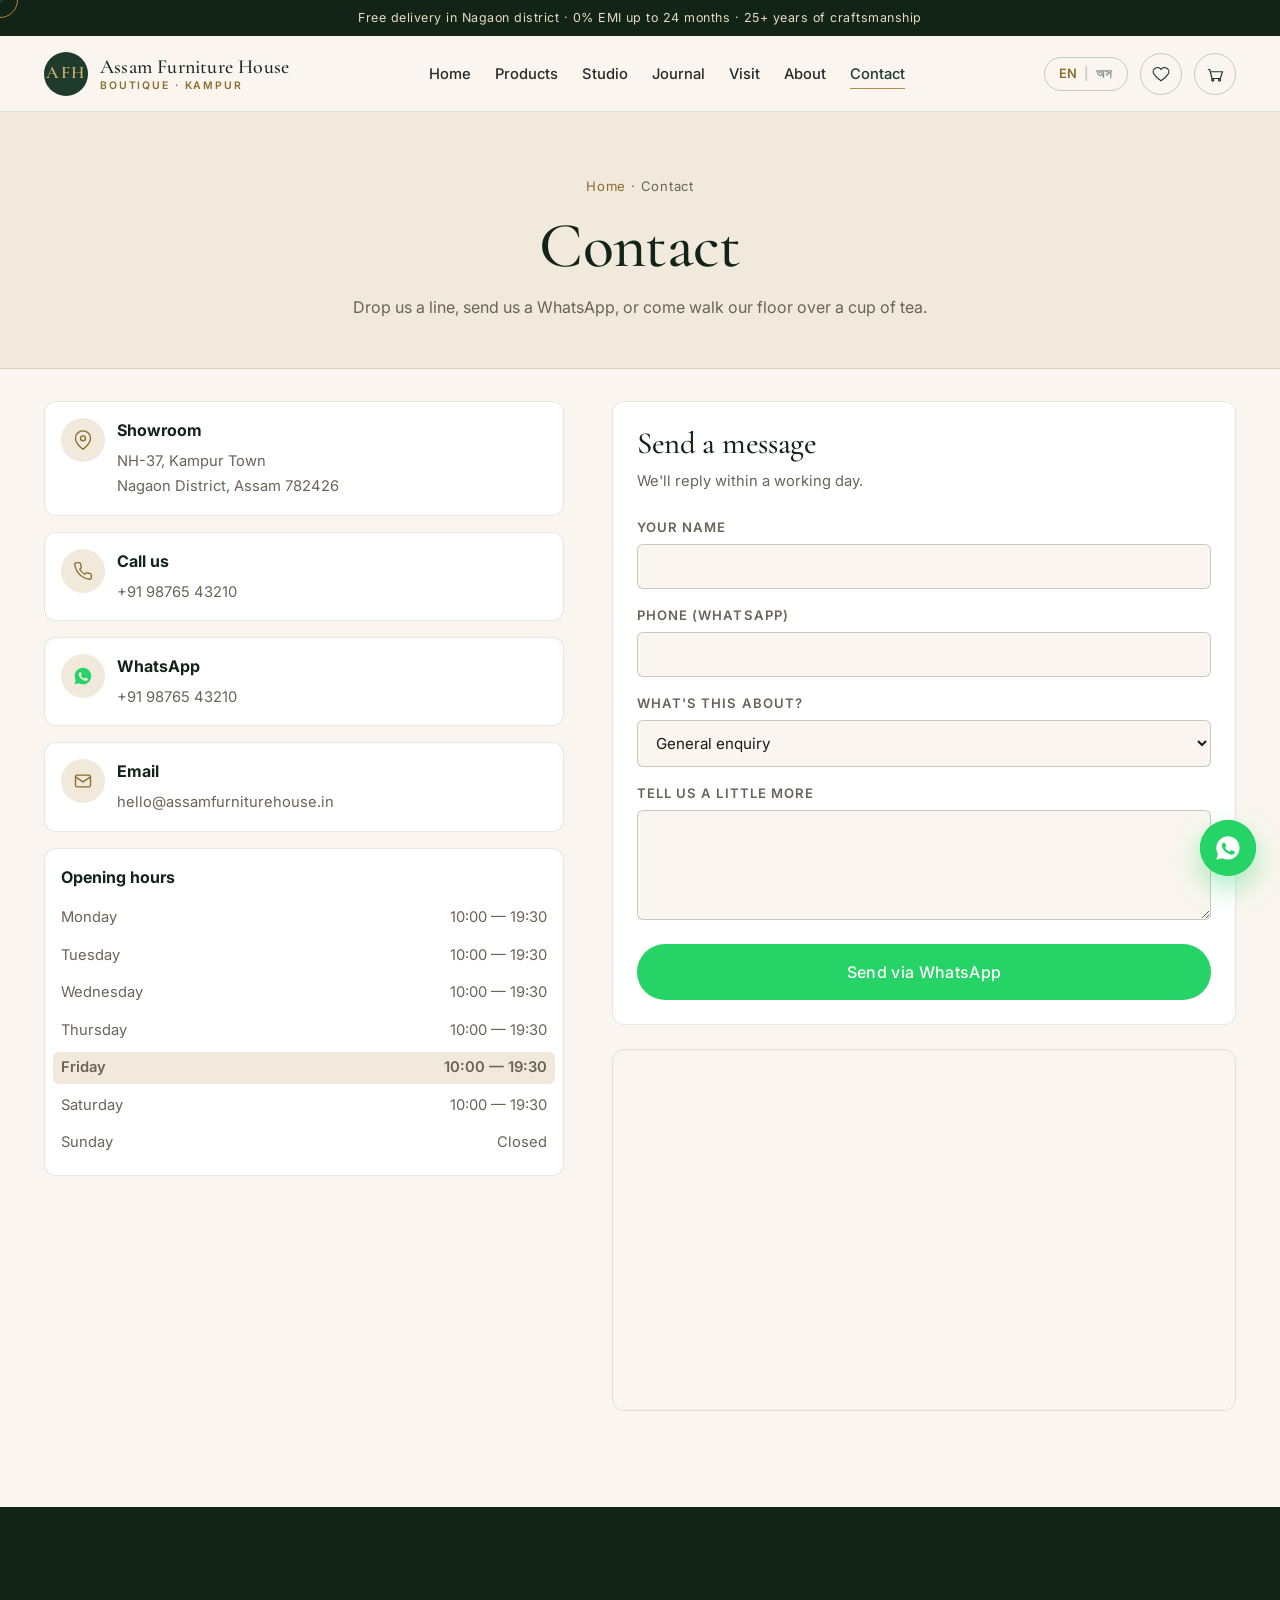
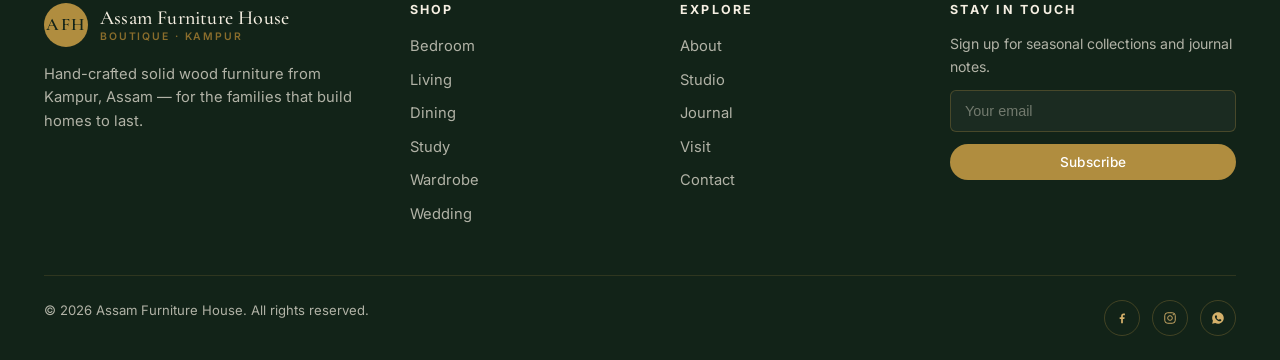
<file: contact.html>
<!DOCTYPE html>
<html lang="en">
<head>
  <meta charset="UTF-8" />
  <meta name="viewport" content="width=device-width, initial-scale=1.0" />
  <title>Contact — Assam Furniture House</title>
  <meta name="description" content="Visit, call or WhatsApp us — Assam Furniture House, NH-37, Kampur, Nagaon district, Assam." />

  <link rel="preconnect" href="https://fonts.googleapis.com">
  <link rel="preconnect" href="https://fonts.gstatic.com" crossorigin>
  <link href="https://fonts.googleapis.com/css2?family=Cormorant+Garamond:ital,wght@0,400;0,500;0,600;0,700;1,400;1,500&family=Inter:wght@400;500;600;700&display=swap" rel="stylesheet">

  <link rel="stylesheet" href="styles.css" />
  <script>
    // Map of broken URLs to reliable replacements
    const IMG_REPLACEMENTS = {
      'photo-1616627562650-86eaeae3d72e': 'https://picsum.photos/1200/800?random=1',
      'photo-1632322474318-bedb31a2b8b1': 'https://picsum.photos/1200/800?random=2',
      'photo-1567538096630-e0c55bd6374c': 'https://picsum.photos/900/600?random=3',
      'photo-1517445312882-bc9910d016b7': 'https://picsum.photos/900/600?random=4',
      'photo-1583394293214-28ded15ee548': 'https://picsum.photos/900/600?random=5',
      'photo-1604061986761-d9d0cc41b0d1': 'https://picsum.photos/900/600?random=6'
    };

    // Replace broken URLs before page loads
    function replaceImageURLs() {
      document.querySelectorAll('img').forEach(img => {
        for (const [broken, replacement] of Object.entries(IMG_REPLACEMENTS)) {
          if (img.src.includes(broken)) {
            img.src = replacement;
          }
        }
        // Add error handler as backup with SVG placeholder
        img.addEventListener('error', function() {
          for (const [broken, replacement] of Object.entries(IMG_REPLACEMENTS)) {
            if (this.src.includes(broken)) {
              this.src = replacement;
              return;
            }
          }
          // Final fallback: SVG placeholder
          this.src = 'data:image/svg+xml,%3Csvg xmlns="http://www.w3.org/2000/svg" width="800" height="600"%3E%3Crect fill="%23e8dcc8" width="800" height="600"/%3E%3Ctext x="50%25" y="50%25" dominant-baseline="middle" text-anchor="middle" fill="%23666" font-size="24" font-family="Arial"%3EImage unavailable%3C/text%3E%3C/svg%3E';
          this.style.minHeight = '200px';
        });
      });
    }

    // Run when DOM is ready and on load
    if (document.readyState === 'loading') {
      document.addEventListener('DOMContentLoaded', replaceImageURLs);
    } else {
      replaceImageURLs();
    }
    window.addEventListener('load', replaceImageURLs);
  </script>
  <script src="i18n.js" defer></script>
  <script src="script.js" defer></script>
  <script src="cart.js" defer></script>
  <script src="products.js" defer></script>
</head>
<body>

  <div class="page-loader" id="pageLoader">
    <div class="loader-inner">
      <div class="loader-mark">AFH</div>
      <div class="loader-line"></div>
    </div>
  </div>
  <div class="page-transition" id="pageTransition"></div>
  <div class="cursor-dot" id="cursorDot"></div>
  <div class="cursor-ring" id="cursorRing"></div>

  <header class="site-header">
    <div class="topbar">
      <div class="container topbar-inner">
        <p class="topbar-msg" data-i18n="topbar.msg">Free delivery in Nagaon district · 0% EMI up to 24 months · 25+ years of craftsmanship</p>
      </div>
    </div>
    <nav class="navbar" id="navbar">
      <div class="container nav-inner">
        <a href="index.html" class="brand">
          <span class="brand-mark">AFH</span>
          <span class="brand-name">
            <span data-i18n="brand.name">Assam Furniture House</span>
            <small data-i18n="brand.tag">Boutique · Kampur</small>
          </span>
        </a>
        <ul class="nav-links" id="navLinks">
          <li><a href="index.html" data-i18n="nav.home">Home</a></li>
          <li><a href="products.html" data-i18n="nav.products">Products</a></li>
          <li><a href="studio.html" data-i18n="nav.studio">Studio</a></li>
          <li><a href="journal.html" data-i18n="nav.journal">Journal</a></li>
          <li><a href="visit.html" data-i18n="nav.visit">Visit</a></li>
          <li><a href="about.html" data-i18n="nav.about">About</a></li>
          <li><a href="contact.html" data-i18n="nav.contact">Contact</a></li>
        </ul>
        <div class="nav-actions">
          <button class="lang-toggle" aria-label="Switch language">
            <span data-lang="en" class="on">EN</span>
            <span class="sep">|</span>
            <span data-lang="as">অস</span>
          </button>
          <a href="cart.html#wishlist" class="cart-pill" aria-label="Wishlist">
            <svg viewBox="0 0 24 24" fill="none" stroke="currentColor" stroke-width="1.6" stroke-linecap="round" stroke-linejoin="round"><path d="M12 21s-7-4.5-9.5-9A5.5 5.5 0 0 1 12 6a5.5 5.5 0 0 1 9.5 6c-2.5 4.5-9.5 9-9.5 9z"/></svg>
            <span class="count" data-wishlist-count>0</span>
          </a>
          <a href="cart.html" class="cart-pill" aria-label="Cart">
            <svg viewBox="0 0 24 24" fill="none" stroke="currentColor" stroke-width="1.6" stroke-linecap="round" stroke-linejoin="round"><path d="M3 6h2l3 12h11l3-9H6"/><circle cx="9" cy="20" r="1.4"/><circle cx="18" cy="20" r="1.4"/></svg>
            <span class="count" data-cart-count>0</span>
          </a>
          <button class="hamburger" id="hamburger" aria-label="Open menu" aria-expanded="false">
            <span></span><span></span><span></span>
          </button>
        </div>
      </div>
    </nav>
  </header>

  <main>
    <header class="page-header">
      <div class="container">
        <div class="breadcrumb">
          <a href="index.html" data-i18n="nav.home">Home</a> · <span data-i18n="nav.contact">Contact</span>
        </div>
        <h1 data-i18n="nav.contact">Contact</h1>
        <p data-i18n="contact.lead">Drop us a line, send us a WhatsApp, or come walk our floor over a cup of tea.</p>
      </div>
    </header>

    <section style="padding-top: var(--s-6);">
      <div class="container">
        <div class="contact-layout">

          <!-- Left: info -->
          <div>
            <div class="contact-info">
              <div class="contact-row reveal">
                <div class="icon">
                  <svg viewBox="0 0 24 24" fill="none" stroke="currentColor" stroke-width="1.6" stroke-linecap="round" stroke-linejoin="round" style="width: 20px; height: 20px;"><path d="M21 10c0 7-9 13-9 13s-9-6-9-13a9 9 0 0 1 18 0z"/><circle cx="12" cy="10" r="3"/></svg>
                </div>
                <div>
                  <strong data-i18n="contact.address_t">Showroom</strong>
                  <span>NH-37, Kampur Town<br>Nagaon District, Assam 782426</span>
                </div>
              </div>

              <div class="contact-row reveal reveal-delay-1">
                <div class="icon">
                  <svg viewBox="0 0 24 24" fill="none" stroke="currentColor" stroke-width="1.6" stroke-linecap="round" stroke-linejoin="round" style="width: 20px; height: 20px;"><path d="M22 16.92v3a2 2 0 0 1-2.18 2 19.79 19.79 0 0 1-8.63-3.07 19.5 19.5 0 0 1-6-6 19.79 19.79 0 0 1-3.07-8.67A2 2 0 0 1 4.11 2h3a2 2 0 0 1 2 1.72c.13.96.37 1.9.72 2.81a2 2 0 0 1-.45 2.11L8.09 9.91a16 16 0 0 0 6 6l1.27-1.27a2 2 0 0 1 2.11-.45c.91.35 1.85.59 2.81.72A2 2 0 0 1 22 16.92z"/></svg>
                </div>
                <div>
                  <strong data-i18n="contact.phone_t">Call us</strong>
                  <a href="tel:+919876543210" data-i18n="contact.phone_d">+91 98765 43210</a>
                </div>
              </div>

              <div class="contact-row reveal reveal-delay-2">
                <div class="icon" style="color: var(--whatsapp);">
                  <svg viewBox="0 0 24 24" fill="currentColor" style="width: 20px; height: 20px;"><path d="M12 2C6.5 2 2 6.5 2 12c0 1.8.5 3.4 1.3 4.9L2 22l5.2-1.3c1.4.8 3 1.2 4.7 1.2 5.5 0 10-4.5 10-10S17.5 2 12 2zm5.6 14.4c-.2.6-1.3 1.2-1.8 1.3-.5.1-1.1.1-1.7-.1-.4-.1-.9-.3-1.6-.6-2.8-1.2-4.6-4-4.7-4.2-.1-.2-1.1-1.5-1.1-2.8 0-1.4.7-2 1-2.3.2-.2.5-.3.8-.3h.5c.2 0 .4 0 .6.5.2.6.7 2 .8 2.1.1.1.1.3 0 .5-.1.2-.1.3-.3.5-.1.1-.3.3-.4.4-.1.1-.3.3-.1.5.1.3.7 1.1 1.5 1.8 1 .9 1.9 1.2 2.2 1.4.3.1.4.1.6-.1.2-.2.7-.8.8-1 .2-.3.4-.2.6-.1.3.1 1.6.8 1.9.9.3.1.5.2.5.3.1.2.1.7-.1 1.3z"/></svg>
                </div>
                <div>
                  <strong data-i18n="contact.whatsapp_t">WhatsApp</strong>
                  <a href="https://wa.me/919876543210" target="_blank" rel="noopener" data-i18n="contact.whatsapp_d">+91 98765 43210</a>
                </div>
              </div>

              <div class="contact-row reveal reveal-delay-3">
                <div class="icon">
                  <svg viewBox="0 0 24 24" fill="none" stroke="currentColor" stroke-width="1.6" stroke-linecap="round" stroke-linejoin="round" style="width: 20px; height: 20px;"><rect x="3" y="5" width="18" height="14" rx="2"/><path d="M3 7l9 6 9-6"/></svg>
                </div>
                <div>
                  <strong data-i18n="contact.email_t">Email</strong>
                  <a href="mailto:hello@assamfurniturehouse.in" data-i18n="contact.email_d">hello@assamfurniturehouse.in</a>
                </div>
              </div>

              <div class="contact-row reveal" style="display: block;">
                <strong style="display: block; margin-bottom: var(--s-3); color: var(--forest-deep);" data-i18n="contact.hours_t">Opening hours</strong>
                <div class="hours-table" id="hoursTable">
                  <div class="hours-row" data-day="1">
                    <span data-i18n="contact.hours_mon">Monday</span>
                    <span data-i18n="contact.open_hrs">10:00 — 19:30</span>
                  </div>
                  <div class="hours-row" data-day="2">
                    <span data-i18n="contact.hours_tue">Tuesday</span>
                    <span data-i18n="contact.open_hrs">10:00 — 19:30</span>
                  </div>
                  <div class="hours-row" data-day="3">
                    <span data-i18n="contact.hours_wed">Wednesday</span>
                    <span data-i18n="contact.open_hrs">10:00 — 19:30</span>
                  </div>
                  <div class="hours-row" data-day="4">
                    <span data-i18n="contact.hours_thu">Thursday</span>
                    <span data-i18n="contact.open_hrs">10:00 — 19:30</span>
                  </div>
                  <div class="hours-row" data-day="5">
                    <span data-i18n="contact.hours_fri">Friday</span>
                    <span data-i18n="contact.open_hrs">10:00 — 19:30</span>
                  </div>
                  <div class="hours-row" data-day="6">
                    <span data-i18n="contact.hours_sat">Saturday</span>
                    <span data-i18n="contact.open_hrs">10:00 — 19:30</span>
                  </div>
                  <div class="hours-row" data-day="0">
                    <span data-i18n="contact.hours_sun">Sunday</span>
                    <span style="color: var(--muted);" data-i18n="contact.closed">Closed</span>
                  </div>
                </div>
              </div>
            </div>
          </div>

          <!-- Right: form -->
          <div>
            <form class="contact-form reveal reveal-delay-1" id="contactForm">
              <h3 style="margin-bottom: var(--s-2);" data-i18n="contact.form_t">Send a message</h3>
              <p style="color: var(--muted); margin-bottom: var(--s-5); font-size: 0.92rem;" data-i18n="contact.form_l">We'll reply within a working day.</p>

              <div class="form-row">
                <label data-i18n="contact.f_name">Your name</label>
                <input type="text" name="name" required>
              </div>

              <div class="form-row">
                <label data-i18n="contact.f_phone">Phone (WhatsApp)</label>
                <input type="tel" name="phone" required>
              </div>

              <div class="form-row">
                <label data-i18n="contact.f_subject">What's this about?</label>
                <select name="subject">
                  <option value="general" data-i18n="contact.f_subject_g">General enquiry</option>
                  <option value="product" data-i18n="contact.f_subject_p">Product enquiry</option>
                  <option value="visit" data-i18n="contact.f_subject_v">Visit booking</option>
                  <option value="wedding" data-i18n="contact.f_subject_w">Wedding furniture</option>
                  <option value="studio" data-i18n="contact.f_subject_s">Studio / Custom design</option>
                </select>
              </div>

              <div class="form-row">
                <label data-i18n="contact.f_msg">Tell us a little more</label>
                <textarea name="message" rows="4"></textarea>
              </div>

              <button type="submit" class="btn btn-wa btn-block btn-lg" data-i18n="contact.f_send">Send via WhatsApp</button>
            </form>

            <div class="map-embed reveal reveal-delay-2">
              <iframe
                src="https://www.google.com/maps?q=Kampur,Nagaon,Assam&output=embed"
                title="Assam Furniture House location"
                loading="lazy"
                referrerpolicy="no-referrer-when-downgrade"
                allowfullscreen></iframe>
            </div>
          </div>

        </div>
      </div>
    </section>
  </main>

  <footer class="site-footer">
    <div class="container">
      <div class="footer-grid">
        <div class="footer-brand">
          <a href="index.html" class="brand">
            <span class="brand-mark">AFH</span>
            <span class="brand-name">
              <span data-i18n="brand.name">Assam Furniture House</span>
              <small data-i18n="brand.tag">Boutique · Kampur</small>
            </span>
          </a>
          <p data-i18n="footer.tagline">Hand-crafted solid wood furniture from Kampur, Assam.</p>
        </div>
        <div class="footer-col">
          <h4 data-i18n="footer.shop">Shop</h4>
          <ul>
            <li><a href="products.html?cat=bedroom" data-i18n="categories.bedroom">Bedroom</a></li>
            <li><a href="products.html?cat=living" data-i18n="categories.living">Living</a></li>
            <li><a href="products.html?cat=dining" data-i18n="categories.dining">Dining</a></li>
            <li><a href="products.html?cat=study" data-i18n="categories.study">Study</a></li>
            <li><a href="products.html?cat=wardrobe" data-i18n="categories.wardrobe">Wardrobe</a></li>
            <li><a href="products.html?cat=wedding" data-i18n="categories.wedding">Wedding</a></li>
          </ul>
        </div>
        <div class="footer-col">
          <h4 data-i18n="footer.explore">Explore</h4>
          <ul>
            <li><a href="about.html" data-i18n="nav.about">About</a></li>
            <li><a href="studio.html" data-i18n="nav.studio">Studio</a></li>
            <li><a href="journal.html" data-i18n="nav.journal">Journal</a></li>
            <li><a href="visit.html" data-i18n="nav.visit">Visit</a></li>
            <li><a href="contact.html" data-i18n="nav.contact">Contact</a></li>
          </ul>
        </div>
        <div class="footer-col footer-newsletter">
          <h4 data-i18n="footer.stay">Stay in touch</h4>
          <p style="font-size: 0.88rem; margin-bottom: var(--s-3);" data-i18n="footer.newsletter_p">Sign up for seasonal collections.</p>
          <form id="newsletterForm">
            <input type="email" required placeholder="Your email" data-i18n-placeholder="footer.newsletter_ph">
            <button type="submit" class="btn btn-brass btn-block btn-sm" data-i18n="footer.newsletter_btn">Subscribe</button>
          </form>
        </div>
      </div>
      <div class="footer-bottom">
        <span data-i18n="footer.rights">© 2026 Assam Furniture House. All rights reserved.</span>
        <div class="footer-socials">
          <a href="#" aria-label="Facebook"><svg viewBox="0 0 24 24" fill="currentColor"><path d="M13.5 21v-7.5h2.5l.5-3h-3V8.6c0-.9.3-1.5 1.6-1.5H17V4.4c-.4 0-1.4-.1-2.5-.1-2.5 0-4 1.5-4 4.2v2H8v3h2.5V21z"/></svg></a>
          <a href="#" aria-label="Instagram"><svg viewBox="0 0 24 24" fill="none" stroke="currentColor" stroke-width="1.6"><rect x="3" y="3" width="18" height="18" rx="5"/><circle cx="12" cy="12" r="4"/><circle cx="17.5" cy="6.5" r=".5" fill="currentColor"/></svg></a>
          <a href="#" aria-label="WhatsApp"><svg viewBox="0 0 24 24" fill="currentColor"><path d="M12 2C6.5 2 2 6.5 2 12c0 1.8.5 3.4 1.3 4.9L2 22l5.2-1.3c1.4.8 3 1.2 4.7 1.2 5.5 0 10-4.5 10-10S17.5 2 12 2zm5.6 14.4c-.2.6-1.3 1.2-1.8 1.3-.5.1-1.1.1-1.7-.1-.4-.1-.9-.3-1.6-.6-2.8-1.2-4.6-4-4.7-4.2-.1-.2-1.1-1.5-1.1-2.8 0-1.4.7-2 1-2.3.2-.2.5-.3.8-.3h.5c.2 0 .4 0 .6.5.2.6.7 2 .8 2.1.1.1.1.3 0 .5-.1.2-.1.3-.3.5-.1.1-.3.3-.4.4-.1.1-.3.3-.1.5.1.3.7 1.1 1.5 1.8 1 .9 1.9 1.2 2.2 1.4.3.1.4.1.6-.1.2-.2.7-.8.8-1 .2-.3.4-.2.6-.1.3.1 1.6.8 1.9.9.3.1.5.2.5.3.1.2.1.7-.1 1.3z"/></svg></a>
        </div>
      </div>
    </div>
  </footer>

  <a href="https://wa.me/919876543210?text=Hello%20Assam%20Furniture%20House" class="wa-float" aria-label="Chat on WhatsApp" target="_blank" rel="noopener">
    <svg viewBox="0 0 24 24" fill="currentColor"><path d="M12 2C6.5 2 2 6.5 2 12c0 1.8.5 3.4 1.3 4.9L2 22l5.2-1.3c1.4.8 3 1.2 4.7 1.2 5.5 0 10-4.5 10-10S17.5 2 12 2zm5.6 14.4c-.2.6-1.3 1.2-1.8 1.3-.5.1-1.1.1-1.7-.1-.4-.1-.9-.3-1.6-.6-2.8-1.2-4.6-4-4.7-4.2-.1-.2-1.1-1.5-1.1-2.8 0-1.4.7-2 1-2.3.2-.2.5-.3.8-.3h.5c.2 0 .4 0 .6.5.2.6.7 2 .8 2.1.1.1.1.3 0 .5-.1.2-.1.3-.3.5-.1.1-.3.3-.4.4-.1.1-.3.3-.1.5.1.3.7 1.1 1.5 1.8 1 .9 1.9 1.2 2.2 1.4.3.1.4.1.6-.1.2-.2.7-.8.8-1 .2-.3.4-.2.6-.1.3.1 1.6.8 1.9.9.3.1.5.2.5.3.1.2.1.7-.1 1.3z"/></svg>
  </a>

  <script>
    // Highlight today's row
    document.addEventListener("DOMContentLoaded", () => {
      const dow = new Date().getDay();
      const row = document.querySelector(`.hours-row[data-day="${dow}"]`);
      if (row) row.classList.add("today");
    });

    // Contact form → WhatsApp
    document.getElementById("contactForm").addEventListener("submit", e => {
      e.preventDefault();
      const f = e.target;
      const data = new FormData(f);
      const name = (data.get("name") || "").trim();
      const phone = (data.get("phone") || "").trim();
      const subject = data.get("subject") || "general";
      const msg = (data.get("message") || "").trim();
      const lines = [
        "Hello Assam Furniture House,",
        "",
        `Subject: ${subject}`,
        `Name: ${name}`,
        `Phone: ${phone}`,
        msg ? "" : null,
        msg ? "Message:" : null,
        msg || null,
        "",
        "Please get back to me. Thank you."
      ].filter(x => x !== null);
      const url = `https://wa.me/919876543210?text=${encodeURIComponent(lines.join("\n"))}`;
      window.open(url, "_blank");
    });
  </script>

</body>
</html>
</file>
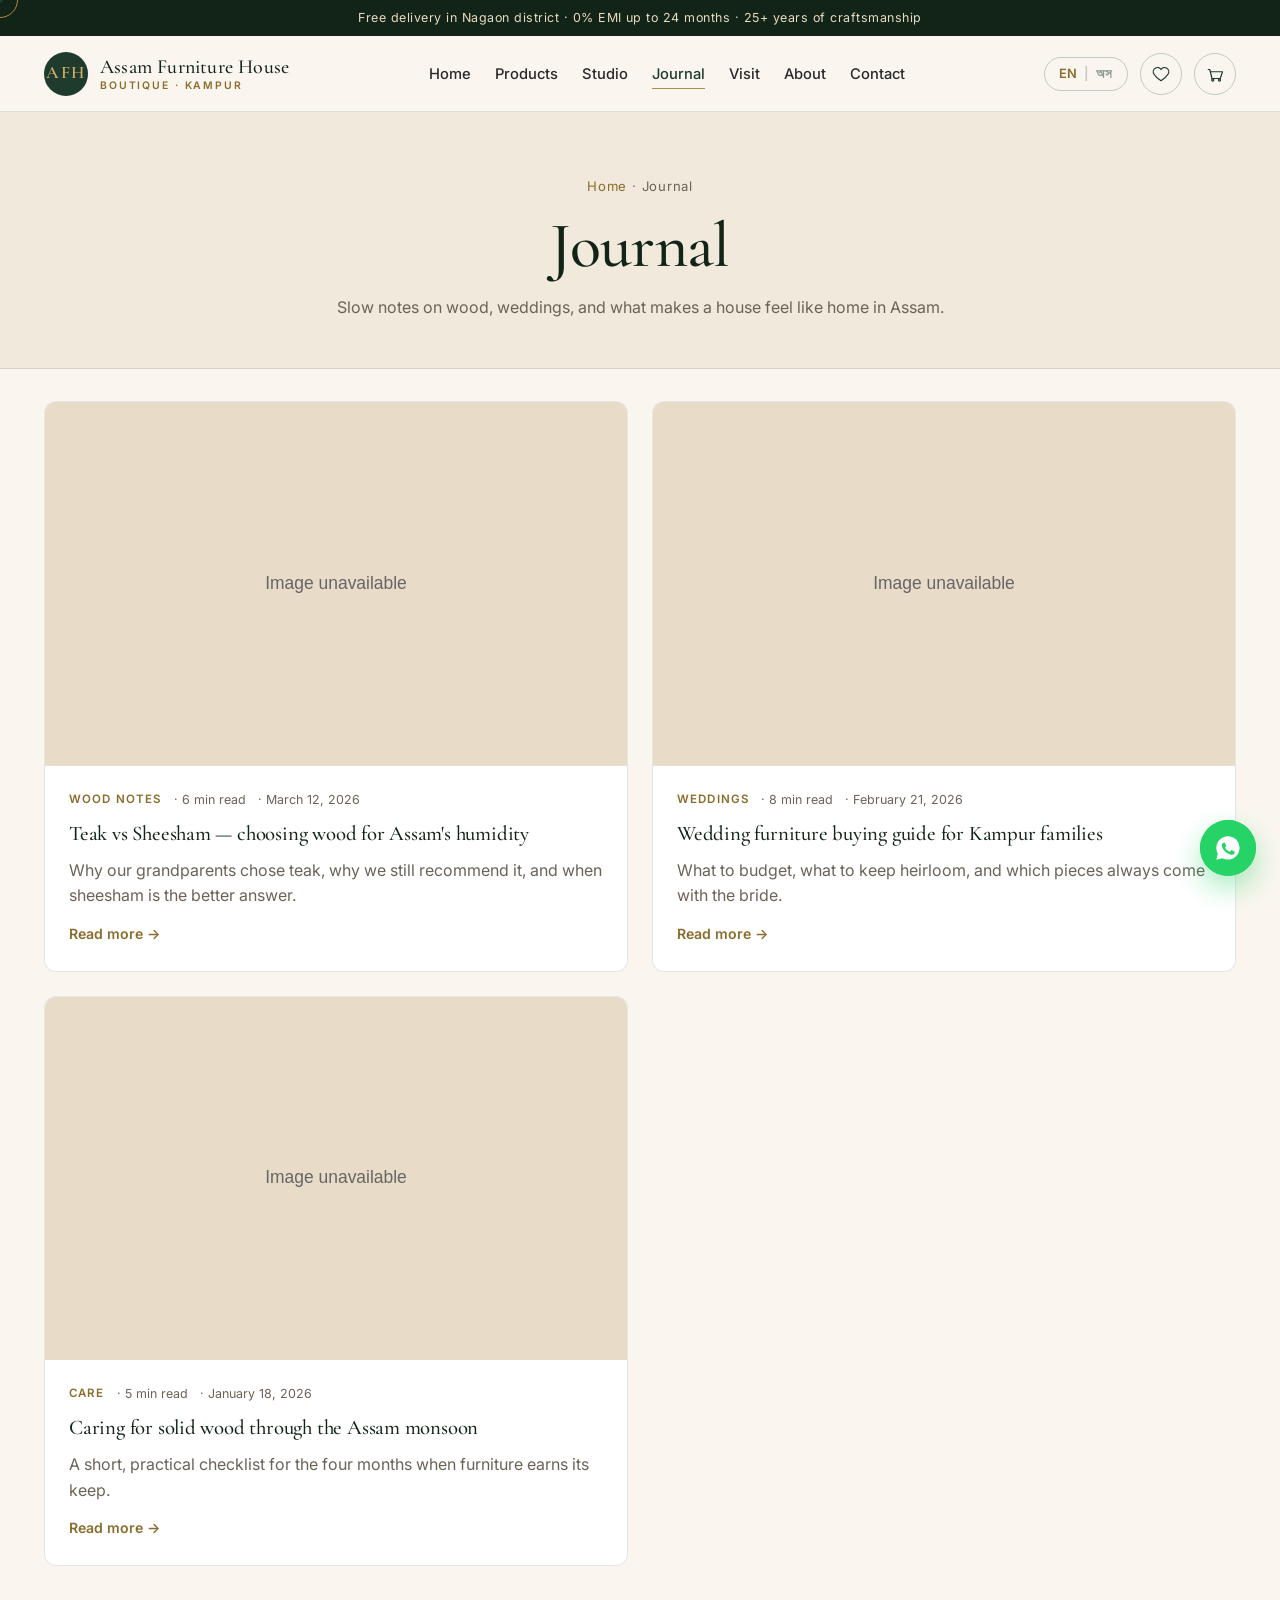
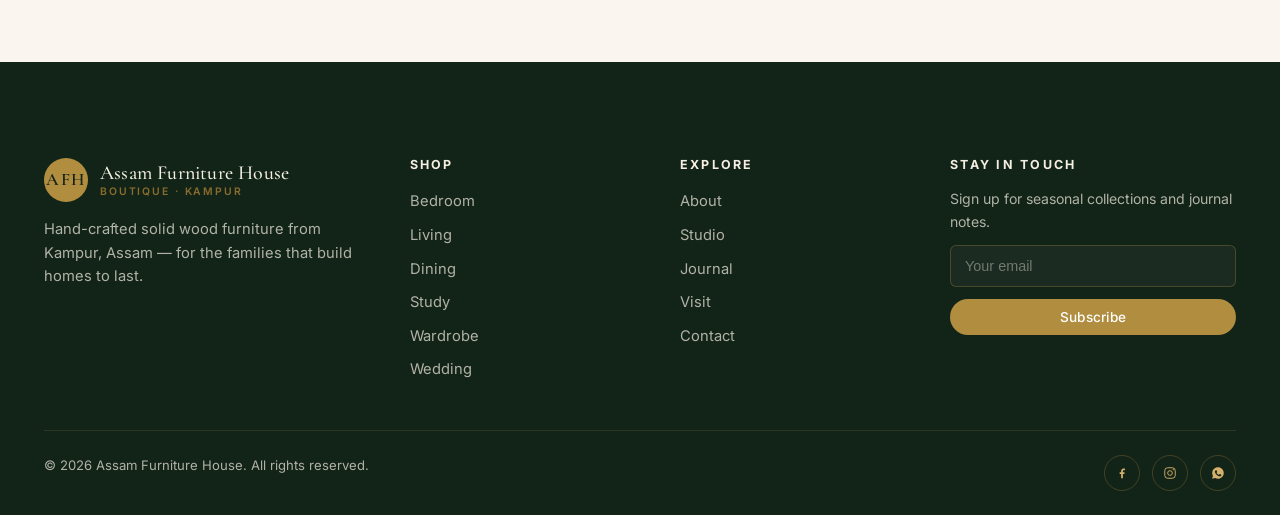
<file: journal.html>
<!DOCTYPE html>
<html lang="en">
<head>
  <meta charset="UTF-8" />
  <meta name="viewport" content="width=device-width, initial-scale=1.0" />
  <title>Journal — Assam Furniture House</title>
  <meta name="description" content="Slow notes on wood, weddings, and what makes a house feel like home in Assam." />

  <link rel="preconnect" href="https://fonts.googleapis.com">
  <link rel="preconnect" href="https://fonts.gstatic.com" crossorigin>
  <link href="https://fonts.googleapis.com/css2?family=Cormorant+Garamond:ital,wght@0,400;0,500;0,600;0,700;1,400;1,500&family=Inter:wght@400;500;600;700&display=swap" rel="stylesheet">

  <link rel="stylesheet" href="styles.css" />
  <script>
    // Map of broken URLs to reliable replacements
    const IMG_REPLACEMENTS = {
      'photo-1616627562650-86eaeae3d72e': 'https://picsum.photos/1200/800?random=1',
      'photo-1632322474318-bedb31a2b8b1': 'https://picsum.photos/1200/800?random=2',
      'photo-1567538096630-e0c55bd6374c': 'https://picsum.photos/900/600?random=3',
      'photo-1517445312882-bc9910d016b7': 'https://picsum.photos/900/600?random=4',
      'photo-1583394293214-28ded15ee548': 'https://picsum.photos/900/600?random=5',
      'photo-1604061986761-d9d0cc41b0d1': 'https://picsum.photos/900/600?random=6'
    };

    // Replace broken URLs before page loads
    function replaceImageURLs() {
      document.querySelectorAll('img').forEach(img => {
        for (const [broken, replacement] of Object.entries(IMG_REPLACEMENTS)) {
          if (img.src.includes(broken)) {
            img.src = replacement;
          }
        }
        // Add error handler as backup with SVG placeholder
        img.addEventListener('error', function() {
          for (const [broken, replacement] of Object.entries(IMG_REPLACEMENTS)) {
            if (this.src.includes(broken)) {
              this.src = replacement;
              return;
            }
          }
          // Final fallback: SVG placeholder
          this.src = 'data:image/svg+xml,%3Csvg xmlns="http://www.w3.org/2000/svg" width="800" height="600"%3E%3Crect fill="%23e8dcc8" width="800" height="600"/%3E%3Ctext x="50%25" y="50%25" dominant-baseline="middle" text-anchor="middle" fill="%23666" font-size="24" font-family="Arial"%3EImage unavailable%3C/text%3E%3C/svg%3E';
          this.style.minHeight = '200px';
        });
      });
    }

    // Run when DOM is ready and on load
    if (document.readyState === 'loading') {
      document.addEventListener('DOMContentLoaded', replaceImageURLs);
    } else {
      replaceImageURLs();
    }
    window.addEventListener('load', replaceImageURLs);
  </script>
  <script src="i18n.js" defer></script>
  <script src="script.js" defer></script>
  <script src="cart.js" defer></script>
  <script src="products.js" defer></script>
  <script src="journal-data.js" defer></script>
</head>
<body>

  <div class="page-loader" id="pageLoader">
    <div class="loader-inner">
      <div class="loader-mark">AFH</div>
      <div class="loader-line"></div>
    </div>
  </div>
  <div class="page-transition" id="pageTransition"></div>
  <div class="cursor-dot" id="cursorDot"></div>
  <div class="cursor-ring" id="cursorRing"></div>

  <header class="site-header">
    <div class="topbar">
      <div class="container topbar-inner">
        <p class="topbar-msg" data-i18n="topbar.msg">Free delivery in Nagaon district · 0% EMI up to 24 months · 25+ years of craftsmanship</p>
      </div>
    </div>
    <nav class="navbar" id="navbar">
      <div class="container nav-inner">
        <a href="index.html" class="brand">
          <span class="brand-mark">AFH</span>
          <span class="brand-name">
            <span data-i18n="brand.name">Assam Furniture House</span>
            <small data-i18n="brand.tag">Boutique · Kampur</small>
          </span>
        </a>
        <ul class="nav-links" id="navLinks">
          <li><a href="index.html" data-i18n="nav.home">Home</a></li>
          <li><a href="products.html" data-i18n="nav.products">Products</a></li>
          <li><a href="studio.html" data-i18n="nav.studio">Studio</a></li>
          <li><a href="journal.html" data-i18n="nav.journal">Journal</a></li>
          <li><a href="visit.html" data-i18n="nav.visit">Visit</a></li>
          <li><a href="about.html" data-i18n="nav.about">About</a></li>
          <li><a href="contact.html" data-i18n="nav.contact">Contact</a></li>
        </ul>
        <div class="nav-actions">
          <button class="lang-toggle" aria-label="Switch language">
            <span data-lang="en" class="on">EN</span>
            <span class="sep">|</span>
            <span data-lang="as">অস</span>
          </button>
          <a href="cart.html#wishlist" class="cart-pill" aria-label="Wishlist">
            <svg viewBox="0 0 24 24" fill="none" stroke="currentColor" stroke-width="1.6" stroke-linecap="round" stroke-linejoin="round"><path d="M12 21s-7-4.5-9.5-9A5.5 5.5 0 0 1 12 6a5.5 5.5 0 0 1 9.5 6c-2.5 4.5-9.5 9-9.5 9z"/></svg>
            <span class="count" data-wishlist-count>0</span>
          </a>
          <a href="cart.html" class="cart-pill" aria-label="Cart">
            <svg viewBox="0 0 24 24" fill="none" stroke="currentColor" stroke-width="1.6" stroke-linecap="round" stroke-linejoin="round"><path d="M3 6h2l3 12h11l3-9H6"/><circle cx="9" cy="20" r="1.4"/><circle cx="18" cy="20" r="1.4"/></svg>
            <span class="count" data-cart-count>0</span>
          </a>
          <button class="hamburger" id="hamburger" aria-label="Open menu" aria-expanded="false">
            <span></span><span></span><span></span>
          </button>
        </div>
      </div>
    </nav>
  </header>

  <main>
    <header class="page-header">
      <div class="container">
        <div class="breadcrumb">
          <a href="index.html" data-i18n="nav.home">Home</a> · <span data-i18n="nav.journal">Journal</span>
        </div>
        <h1 data-i18n="nav.journal">Journal</h1>
        <p data-i18n="journal.lead">Slow notes on wood, weddings, and what makes a house feel like home in Assam.</p>
      </div>
    </header>

    <section style="padding-top: var(--s-6);">
      <div class="container">
        <div class="journal-list" id="journalList"></div>
      </div>
    </section>
  </main>

  <footer class="site-footer">
    <div class="container">
      <div class="footer-grid">
        <div class="footer-brand">
          <a href="index.html" class="brand">
            <span class="brand-mark">AFH</span>
            <span class="brand-name">
              <span data-i18n="brand.name">Assam Furniture House</span>
              <small data-i18n="brand.tag">Boutique · Kampur</small>
            </span>
          </a>
          <p data-i18n="footer.tagline">Hand-crafted solid wood furniture from Kampur, Assam.</p>
        </div>
        <div class="footer-col">
          <h4 data-i18n="footer.shop">Shop</h4>
          <ul>
            <li><a href="products.html?cat=bedroom" data-i18n="categories.bedroom">Bedroom</a></li>
            <li><a href="products.html?cat=living" data-i18n="categories.living">Living</a></li>
            <li><a href="products.html?cat=dining" data-i18n="categories.dining">Dining</a></li>
            <li><a href="products.html?cat=study" data-i18n="categories.study">Study</a></li>
            <li><a href="products.html?cat=wardrobe" data-i18n="categories.wardrobe">Wardrobe</a></li>
            <li><a href="products.html?cat=wedding" data-i18n="categories.wedding">Wedding</a></li>
          </ul>
        </div>
        <div class="footer-col">
          <h4 data-i18n="footer.explore">Explore</h4>
          <ul>
            <li><a href="about.html" data-i18n="nav.about">About</a></li>
            <li><a href="studio.html" data-i18n="nav.studio">Studio</a></li>
            <li><a href="journal.html" data-i18n="nav.journal">Journal</a></li>
            <li><a href="visit.html" data-i18n="nav.visit">Visit</a></li>
            <li><a href="contact.html" data-i18n="nav.contact">Contact</a></li>
          </ul>
        </div>
        <div class="footer-col footer-newsletter">
          <h4 data-i18n="footer.stay">Stay in touch</h4>
          <p style="font-size: 0.88rem; margin-bottom: var(--s-3);" data-i18n="footer.newsletter_p">Sign up for seasonal collections.</p>
          <form id="newsletterForm">
            <input type="email" required placeholder="Your email" data-i18n-placeholder="footer.newsletter_ph">
            <button type="submit" class="btn btn-brass btn-block btn-sm" data-i18n="footer.newsletter_btn">Subscribe</button>
          </form>
        </div>
      </div>
      <div class="footer-bottom">
        <span data-i18n="footer.rights">© 2026 Assam Furniture House. All rights reserved.</span>
        <div class="footer-socials">
          <a href="#" aria-label="Facebook"><svg viewBox="0 0 24 24" fill="currentColor"><path d="M13.5 21v-7.5h2.5l.5-3h-3V8.6c0-.9.3-1.5 1.6-1.5H17V4.4c-.4 0-1.4-.1-2.5-.1-2.5 0-4 1.5-4 4.2v2H8v3h2.5V21z"/></svg></a>
          <a href="#" aria-label="Instagram"><svg viewBox="0 0 24 24" fill="none" stroke="currentColor" stroke-width="1.6"><rect x="3" y="3" width="18" height="18" rx="5"/><circle cx="12" cy="12" r="4"/><circle cx="17.5" cy="6.5" r=".5" fill="currentColor"/></svg></a>
          <a href="#" aria-label="WhatsApp"><svg viewBox="0 0 24 24" fill="currentColor"><path d="M12 2C6.5 2 2 6.5 2 12c0 1.8.5 3.4 1.3 4.9L2 22l5.2-1.3c1.4.8 3 1.2 4.7 1.2 5.5 0 10-4.5 10-10S17.5 2 12 2zm5.6 14.4c-.2.6-1.3 1.2-1.8 1.3-.5.1-1.1.1-1.7-.1-.4-.1-.9-.3-1.6-.6-2.8-1.2-4.6-4-4.7-4.2-.1-.2-1.1-1.5-1.1-2.8 0-1.4.7-2 1-2.3.2-.2.5-.3.8-.3h.5c.2 0 .4 0 .6.5.2.6.7 2 .8 2.1.1.1.1.3 0 .5-.1.2-.1.3-.3.5-.1.1-.3.3-.4.4-.1.1-.3.3-.1.5.1.3.7 1.1 1.5 1.8 1 .9 1.9 1.2 2.2 1.4.3.1.4.1.6-.1.2-.2.7-.8.8-1 .2-.3.4-.2.6-.1.3.1 1.6.8 1.9.9.3.1.5.2.5.3.1.2.1.7-.1 1.3z"/></svg></a>
        </div>
      </div>
    </div>
  </footer>

  <a href="https://wa.me/919876543210?text=Hello%20Assam%20Furniture%20House" class="wa-float" aria-label="Chat on WhatsApp" target="_blank" rel="noopener">
    <svg viewBox="0 0 24 24" fill="currentColor"><path d="M12 2C6.5 2 2 6.5 2 12c0 1.8.5 3.4 1.3 4.9L2 22l5.2-1.3c1.4.8 3 1.2 4.7 1.2 5.5 0 10-4.5 10-10S17.5 2 12 2zm5.6 14.4c-.2.6-1.3 1.2-1.8 1.3-.5.1-1.1.1-1.7-.1-.4-.1-.9-.3-1.6-.6-2.8-1.2-4.6-4-4.7-4.2-.1-.2-1.1-1.5-1.1-2.8 0-1.4.7-2 1-2.3.2-.2.5-.3.8-.3h.5c.2 0 .4 0 .6.5.2.6.7 2 .8 2.1.1.1.1.3 0 .5-.1.2-.1.3-.3.5-.1.1-.3.3-.4.4-.1.1-.3.3-.1.5.1.3.7 1.1 1.5 1.8 1 .9 1.9 1.2 2.2 1.4.3.1.4.1.6-.1.2-.2.7-.8.8-1 .2-.3.4-.2.6-.1.3.1 1.6.8 1.9.9.3.1.5.2.5.3.1.2.1.7-.1 1.3z"/></svg>
  </a>

</body>
</html>
</file>
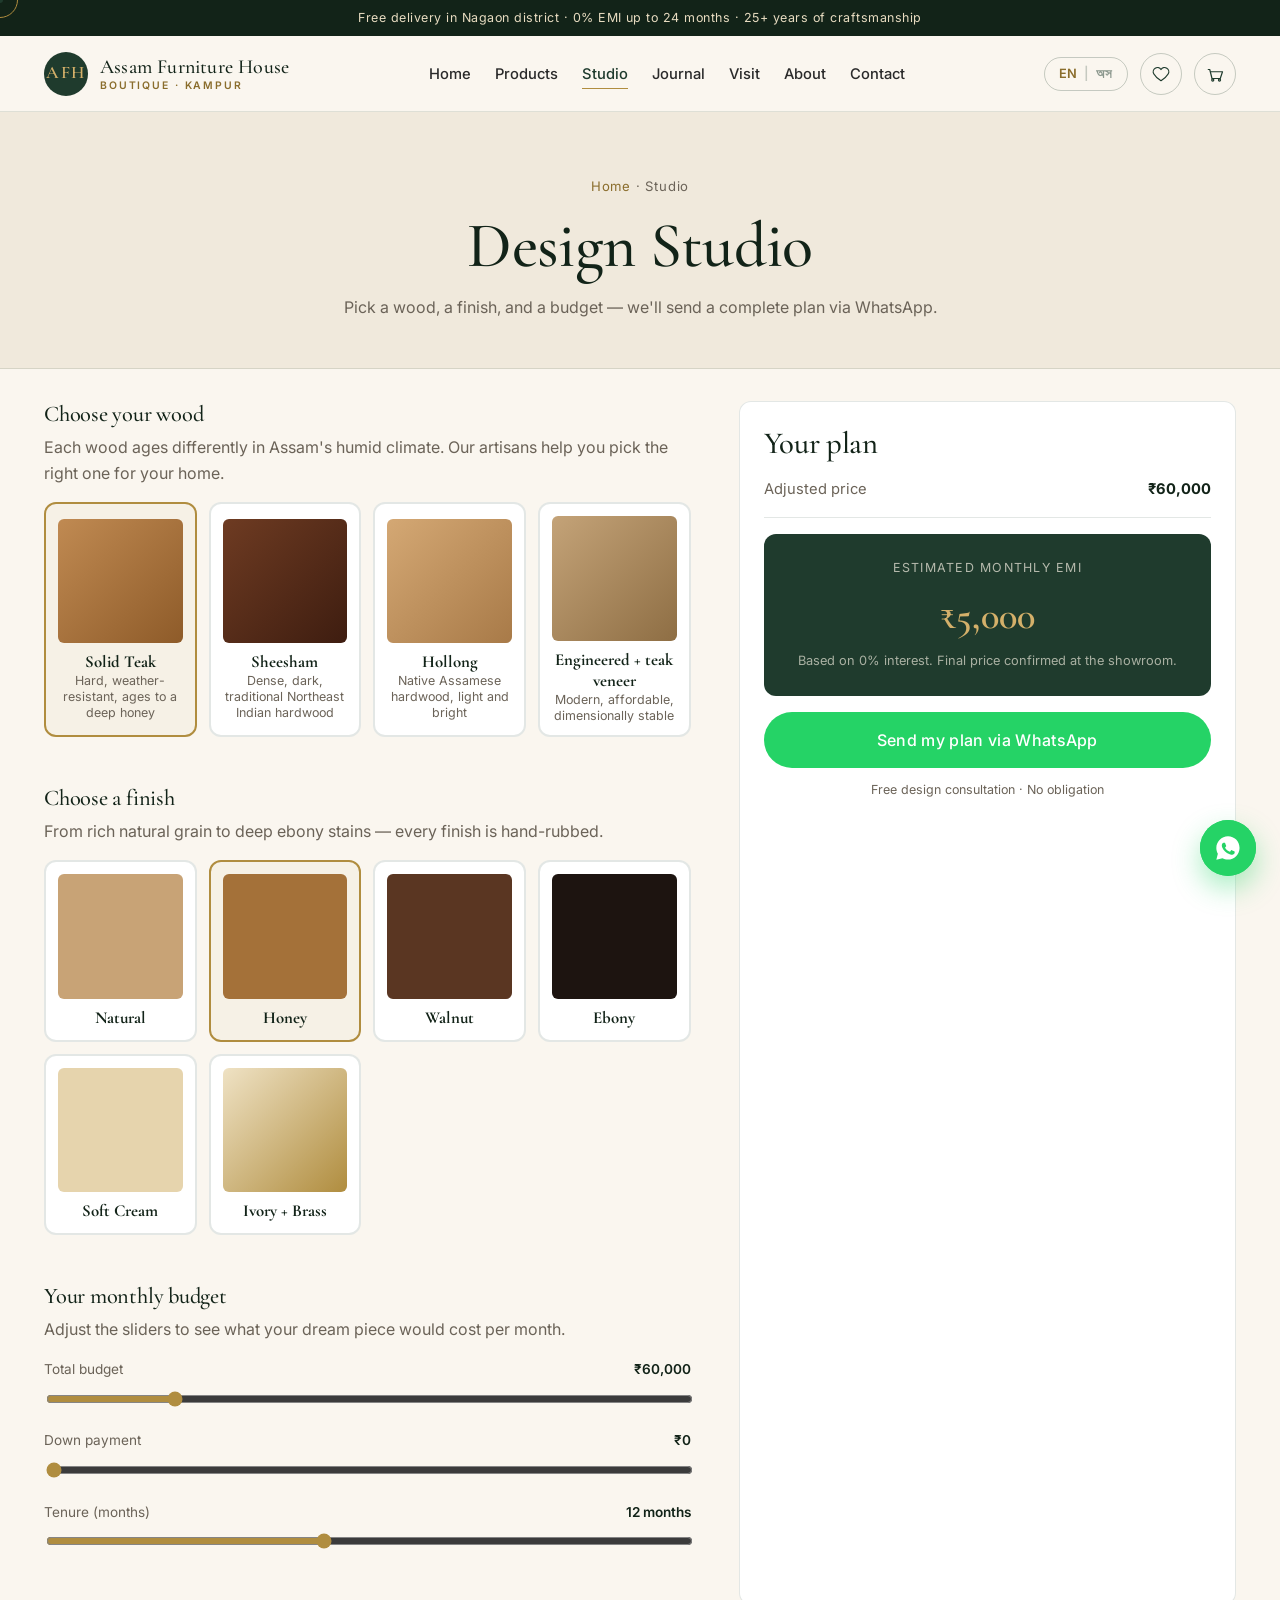
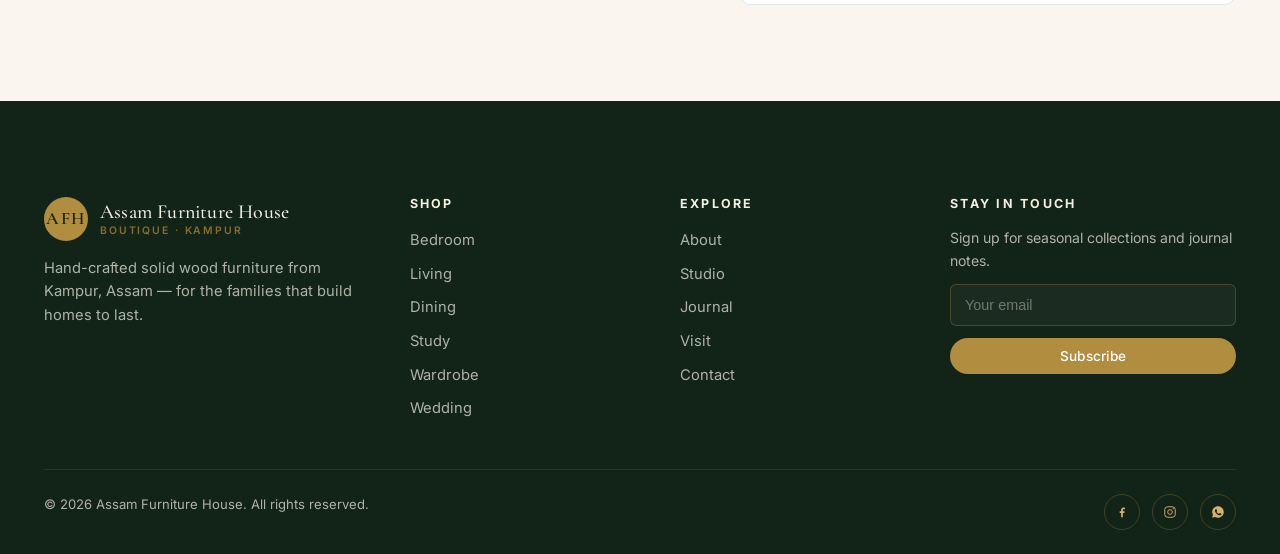
<file: studio.html>
<!DOCTYPE html>
<html lang="en">
<head>
  <meta charset="UTF-8" />
  <meta name="viewport" content="width=device-width, initial-scale=1.0" />
  <title>Design Studio — Assam Furniture House</title>
  <meta name="description" content="Design your own piece — pick a wood, a finish, a budget, and we'll send a complete plan via WhatsApp." />

  <link rel="preconnect" href="https://fonts.googleapis.com">
  <link rel="preconnect" href="https://fonts.gstatic.com" crossorigin>
  <link href="https://fonts.googleapis.com/css2?family=Cormorant+Garamond:ital,wght@0,400;0,500;0,600;0,700;1,400;1,500&family=Inter:wght@400;500;600;700&display=swap" rel="stylesheet">

  <link rel="stylesheet" href="styles.css" />  <script>
    // Image error handler - replace broken images with working alternatives
  <script>
    // Map of broken URLs to reliable replacements
    const IMG_REPLACEMENTS = {
      'photo-1616627562650-86eaeae3d72e': 'https://picsum.photos/1200/800?random=1',
      'photo-1632322474318-bedb31a2b8b1': 'https://picsum.photos/1200/800?random=2',
      'photo-1567538096630-e0c55bd6374c': 'https://picsum.photos/900/600?random=3',
      'photo-1517445312882-bc9910d016b7': 'https://picsum.photos/900/600?random=4',
      'photo-1583394293214-28ded15ee548': 'https://picsum.photos/900/600?random=5',
      'photo-1604061986761-d9d0cc41b0d1': 'https://picsum.photos/900/600?random=6'
    };

    // Replace broken URLs before page loads
    function replaceImageURLs() {
      document.querySelectorAll('img').forEach(img => {
        for (const [broken, replacement] of Object.entries(IMG_REPLACEMENTS)) {
          if (img.src.includes(broken)) {
            img.src = replacement;
          }
        }
        // Add error handler as backup with SVG placeholder
        img.addEventListener('error', function() {
          for (const [broken, replacement] of Object.entries(IMG_REPLACEMENTS)) {
            if (this.src.includes(broken)) {
              this.src = replacement;
              return;
            }
          }
          // Final fallback: SVG placeholder
          this.src = 'data:image/svg+xml,%3Csvg xmlns="http://www.w3.org/2000/svg" width="800" height="600"%3E%3Crect fill="%23e8dcc8" width="800" height="600"/%3E%3Ctext x="50%25" y="50%25" dominant-baseline="middle" text-anchor="middle" fill="%23666" font-size="24" font-family="Arial"%3EImage unavailable%3C/text%3E%3C/svg%3E';
          this.style.minHeight = '200px';
        });
      });
    }

    // Run when DOM is ready and on load
    if (document.readyState === 'loading') {
      document.addEventListener('DOMContentLoaded', replaceImageURLs);
    } else {
      replaceImageURLs();
    }
    window.addEventListener('load', replaceImageURLs);
  </script>
  </script>  <script src="i18n.js" defer></script>
  <script src="script.js" defer></script>
  <script src="cart.js" defer></script>
  <script src="products.js" defer></script>
  <script src="studio.js" defer></script>
</head>
<body>

  <div class="page-loader" id="pageLoader">
    <div class="loader-inner">
      <div class="loader-mark">AFH</div>
      <div class="loader-line"></div>
    </div>
  </div>
  <div class="page-transition" id="pageTransition"></div>
  <div class="cursor-dot" id="cursorDot"></div>
  <div class="cursor-ring" id="cursorRing"></div>

  <header class="site-header">
    <div class="topbar">
      <div class="container topbar-inner">
        <p class="topbar-msg" data-i18n="topbar.msg">Free delivery in Nagaon district · 0% EMI up to 24 months · 25+ years of craftsmanship</p>
      </div>
    </div>
    <nav class="navbar" id="navbar">
      <div class="container nav-inner">
        <a href="index.html" class="brand">
          <span class="brand-mark">AFH</span>
          <span class="brand-name">
            <span data-i18n="brand.name">Assam Furniture House</span>
            <small data-i18n="brand.tag">Boutique · Kampur</small>
          </span>
        </a>
        <ul class="nav-links" id="navLinks">
          <li><a href="index.html" data-i18n="nav.home">Home</a></li>
          <li><a href="products.html" data-i18n="nav.products">Products</a></li>
          <li><a href="studio.html" data-i18n="nav.studio">Studio</a></li>
          <li><a href="journal.html" data-i18n="nav.journal">Journal</a></li>
          <li><a href="visit.html" data-i18n="nav.visit">Visit</a></li>
          <li><a href="about.html" data-i18n="nav.about">About</a></li>
          <li><a href="contact.html" data-i18n="nav.contact">Contact</a></li>
        </ul>
        <div class="nav-actions">
          <button class="lang-toggle" aria-label="Switch language">
            <span data-lang="en" class="on">EN</span>
            <span class="sep">|</span>
            <span data-lang="as">অস</span>
          </button>
          <a href="cart.html#wishlist" class="cart-pill" aria-label="Wishlist">
            <svg viewBox="0 0 24 24" fill="none" stroke="currentColor" stroke-width="1.6" stroke-linecap="round" stroke-linejoin="round"><path d="M12 21s-7-4.5-9.5-9A5.5 5.5 0 0 1 12 6a5.5 5.5 0 0 1 9.5 6c-2.5 4.5-9.5 9-9.5 9z"/></svg>
            <span class="count" data-wishlist-count>0</span>
          </a>
          <a href="cart.html" class="cart-pill" aria-label="Cart">
            <svg viewBox="0 0 24 24" fill="none" stroke="currentColor" stroke-width="1.6" stroke-linecap="round" stroke-linejoin="round"><path d="M3 6h2l3 12h11l3-9H6"/><circle cx="9" cy="20" r="1.4"/><circle cx="18" cy="20" r="1.4"/></svg>
            <span class="count" data-cart-count>0</span>
          </a>
          <button class="hamburger" id="hamburger" aria-label="Open menu" aria-expanded="false">
            <span></span><span></span><span></span>
          </button>
        </div>
      </div>
    </nav>
  </header>

  <main>
    <header class="page-header">
      <div class="container">
        <div class="breadcrumb">
          <a href="index.html" data-i18n="nav.home">Home</a> · <span data-i18n="nav.studio">Studio</span>
        </div>
        <h1 data-i18n="studio.title">Design Studio</h1>
        <p data-i18n="studio.lead">Pick a wood, a finish, and a budget — we'll send a complete plan via WhatsApp.</p>
      </div>
    </header>

    <section style="padding-top: var(--s-6);">
      <div class="container" id="studioPage">
        <div class="studio-layout">

          <div>
            <div class="studio-block">
              <h3 data-i18n="studio.wood_t">Choose your wood</h3>
              <p class="desc" data-i18n="studio.wood_s">Each wood ages differently in Assam's humid climate. Our artisans help you pick the right one for your home.</p>
              <div class="option-grid" id="woodGrid"></div>
            </div>

            <div class="studio-block">
              <h3 data-i18n="studio.finish_t">Choose a finish</h3>
              <p class="desc" data-i18n="studio.finish_s">From rich natural grain to deep ebony stains — every finish is hand-rubbed.</p>
              <div class="option-grid" id="finishGrid"></div>
            </div>

            <div class="studio-block">
              <h3 data-i18n="studio.budget_t">Your monthly budget</h3>
              <p class="desc" data-i18n="studio.budget_s">Adjust the sliders to see what your dream piece would cost per month.</p>

              <div class="slider-row">
                <label>
                  <span data-i18n="studio.price_l">Total budget</span>
                  <strong id="priceLabel">₹60,000</strong>
                </label>
                <input type="range" id="priceSlider" min="15000" max="250000" step="500" value="60000">
              </div>

              <div class="slider-row">
                <label>
                  <span data-i18n="studio.down_l">Down payment</span>
                  <strong id="downLabel">₹0</strong>
                </label>
                <input type="range" id="downSlider" min="0" max="36000" step="500" value="0">
              </div>

              <div class="slider-row">
                <label>
                  <span data-i18n="studio.tenure_l">Tenure (months)</span>
                  <strong id="tenureLabel">12 months</strong>
                </label>
                <input type="range" id="tenureSlider" min="3" max="24" step="3" value="12">
              </div>
            </div>
          </div>

          <aside class="studio-summary">
            <h3 style="margin-bottom: var(--s-4);">Your plan</h3>
            <div style="display: grid; gap: var(--s-2); margin-bottom: var(--s-4); padding-bottom: var(--s-4); border-bottom: 1px solid var(--line);">
              <div style="display: flex; justify-content: space-between; font-size: 0.92rem;">
                <span style="color: var(--muted);">Adjusted price</span>
                <strong id="adjPrice" style="color: var(--forest-deep);">₹60,000</strong>
              </div>
            </div>

            <div class="studio-result">
              <div class="label" data-i18n="studio.result_l">Estimated monthly EMI</div>
              <div class="amount" id="monthlyEmi">₹5,000</div>
              <small data-i18n="studio.result_note">Based on 0% interest. Final price confirmed at the showroom.</small>
            </div>

            <button class="btn btn-wa btn-block btn-lg" id="sendPlan" data-i18n="studio.send_btn">
              Send my plan via WhatsApp
            </button>

            <p style="font-size: 0.78rem; color: var(--muted); text-align: center; margin-top: var(--s-3); margin-bottom: 0;">
              Free design consultation · No obligation
            </p>
          </aside>

        </div>
      </div>
    </section>
  </main>

  <footer class="site-footer">
    <div class="container">
      <div class="footer-grid">
        <div class="footer-brand">
          <a href="index.html" class="brand">
            <span class="brand-mark">AFH</span>
            <span class="brand-name">
              <span data-i18n="brand.name">Assam Furniture House</span>
              <small data-i18n="brand.tag">Boutique · Kampur</small>
            </span>
          </a>
          <p data-i18n="footer.tagline">Hand-crafted solid wood furniture from Kampur, Assam.</p>
        </div>
        <div class="footer-col">
          <h4 data-i18n="footer.shop">Shop</h4>
          <ul>
            <li><a href="products.html?cat=bedroom" data-i18n="categories.bedroom">Bedroom</a></li>
            <li><a href="products.html?cat=living" data-i18n="categories.living">Living</a></li>
            <li><a href="products.html?cat=dining" data-i18n="categories.dining">Dining</a></li>
            <li><a href="products.html?cat=study" data-i18n="categories.study">Study</a></li>
            <li><a href="products.html?cat=wardrobe" data-i18n="categories.wardrobe">Wardrobe</a></li>
            <li><a href="products.html?cat=wedding" data-i18n="categories.wedding">Wedding</a></li>
          </ul>
        </div>
        <div class="footer-col">
          <h4 data-i18n="footer.explore">Explore</h4>
          <ul>
            <li><a href="about.html" data-i18n="nav.about">About</a></li>
            <li><a href="studio.html" data-i18n="nav.studio">Studio</a></li>
            <li><a href="journal.html" data-i18n="nav.journal">Journal</a></li>
            <li><a href="visit.html" data-i18n="nav.visit">Visit</a></li>
            <li><a href="contact.html" data-i18n="nav.contact">Contact</a></li>
          </ul>
        </div>
        <div class="footer-col footer-newsletter">
          <h4 data-i18n="footer.stay">Stay in touch</h4>
          <p style="font-size: 0.88rem; margin-bottom: var(--s-3);" data-i18n="footer.newsletter_p">Sign up for seasonal collections.</p>
          <form id="newsletterForm">
            <input type="email" required placeholder="Your email" data-i18n-placeholder="footer.newsletter_ph">
            <button type="submit" class="btn btn-brass btn-block btn-sm" data-i18n="footer.newsletter_btn">Subscribe</button>
          </form>
        </div>
      </div>
      <div class="footer-bottom">
        <span data-i18n="footer.rights">© 2026 Assam Furniture House. All rights reserved.</span>
        <div class="footer-socials">
          <a href="#" aria-label="Facebook"><svg viewBox="0 0 24 24" fill="currentColor"><path d="M13.5 21v-7.5h2.5l.5-3h-3V8.6c0-.9.3-1.5 1.6-1.5H17V4.4c-.4 0-1.4-.1-2.5-.1-2.5 0-4 1.5-4 4.2v2H8v3h2.5V21z"/></svg></a>
          <a href="#" aria-label="Instagram"><svg viewBox="0 0 24 24" fill="none" stroke="currentColor" stroke-width="1.6"><rect x="3" y="3" width="18" height="18" rx="5"/><circle cx="12" cy="12" r="4"/><circle cx="17.5" cy="6.5" r=".5" fill="currentColor"/></svg></a>
          <a href="#" aria-label="WhatsApp"><svg viewBox="0 0 24 24" fill="currentColor"><path d="M12 2C6.5 2 2 6.5 2 12c0 1.8.5 3.4 1.3 4.9L2 22l5.2-1.3c1.4.8 3 1.2 4.7 1.2 5.5 0 10-4.5 10-10S17.5 2 12 2zm5.6 14.4c-.2.6-1.3 1.2-1.8 1.3-.5.1-1.1.1-1.7-.1-.4-.1-.9-.3-1.6-.6-2.8-1.2-4.6-4-4.7-4.2-.1-.2-1.1-1.5-1.1-2.8 0-1.4.7-2 1-2.3.2-.2.5-.3.8-.3h.5c.2 0 .4 0 .6.5.2.6.7 2 .8 2.1.1.1.1.3 0 .5-.1.2-.1.3-.3.5-.1.1-.3.3-.4.4-.1.1-.3.3-.1.5.1.3.7 1.1 1.5 1.8 1 .9 1.9 1.2 2.2 1.4.3.1.4.1.6-.1.2-.2.7-.8.8-1 .2-.3.4-.2.6-.1.3.1 1.6.8 1.9.9.3.1.5.2.5.3.1.2.1.7-.1 1.3z"/></svg></a>
        </div>
      </div>
    </div>
  </footer>

  <a href="https://wa.me/919876543210?text=Hello%20Assam%20Furniture%20House" class="wa-float" aria-label="Chat on WhatsApp" target="_blank" rel="noopener">
    <svg viewBox="0 0 24 24" fill="currentColor"><path d="M12 2C6.5 2 2 6.5 2 12c0 1.8.5 3.4 1.3 4.9L2 22l5.2-1.3c1.4.8 3 1.2 4.7 1.2 5.5 0 10-4.5 10-10S17.5 2 12 2zm5.6 14.4c-.2.6-1.3 1.2-1.8 1.3-.5.1-1.1.1-1.7-.1-.4-.1-.9-.3-1.6-.6-2.8-1.2-4.6-4-4.7-4.2-.1-.2-1.1-1.5-1.1-2.8 0-1.4.7-2 1-2.3.2-.2.5-.3.8-.3h.5c.2 0 .4 0 .6.5.2.6.7 2 .8 2.1.1.1.1.3 0 .5-.1.2-.1.3-.3.5-.1.1-.3.3-.4.4-.1.1-.3.3-.1.5.1.3.7 1.1 1.5 1.8 1 .9 1.9 1.2 2.2 1.4.3.1.4.1.6-.1.2-.2.7-.8.8-1 .2-.3.4-.2.6-.1.3.1 1.6.8 1.9.9.3.1.5.2.5.3.1.2.1.7-.1 1.3z"/></svg>
  </a>

</body>
</html>
</file>
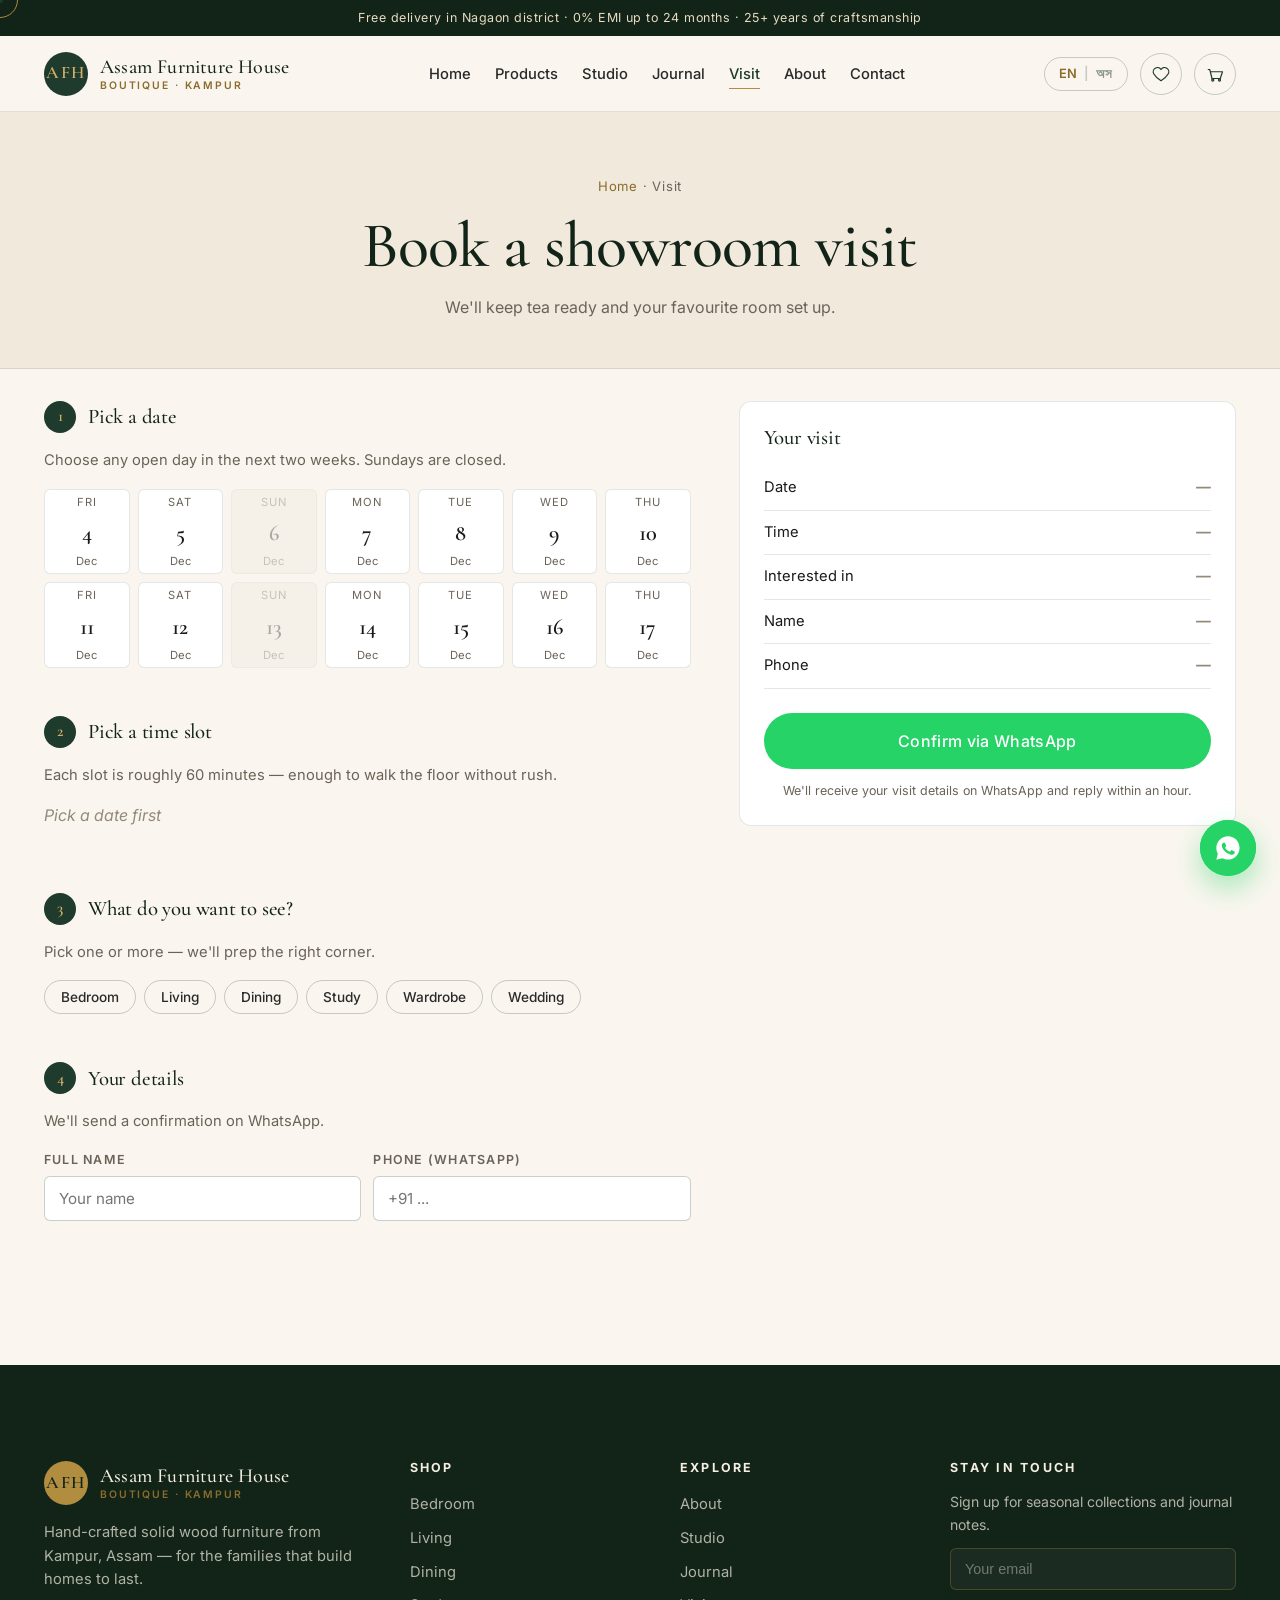
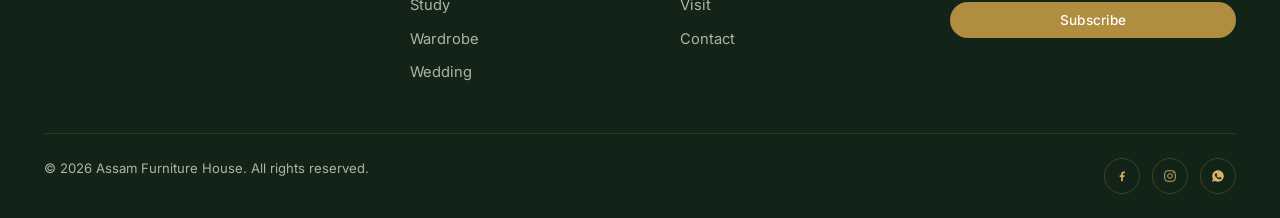
<file: visit.html>
<!DOCTYPE html>
<html lang="en">
<head>
  <meta charset="UTF-8" />
  <meta name="viewport" content="width=device-width, initial-scale=1.0" />
  <title>Book a Showroom Visit — Assam Furniture House</title>
  <meta name="description" content="Book a free showroom visit at Assam Furniture House, Kampur. Pick a date, a time slot, and the rooms you'd like to see — we'll prepare them for you." />

  <link rel="preconnect" href="https://fonts.googleapis.com">
  <link rel="preconnect" href="https://fonts.gstatic.com" crossorigin>
  <link href="https://fonts.googleapis.com/css2?family=Cormorant+Garamond:ital,wght@0,400;0,500;0,600;0,700;1,400;1,500&family=Inter:wght@400;500;600;700&display=swap" rel="stylesheet">

  <link rel="stylesheet" href="styles.css" />
  <script>
    // Map of broken URLs to reliable replacements
    const IMG_REPLACEMENTS = {
      'photo-1616627562650-86eaeae3d72e': 'https://picsum.photos/1200/800?random=1',
      'photo-1632322474318-bedb31a2b8b1': 'https://picsum.photos/1200/800?random=2',
      'photo-1567538096630-e0c55bd6374c': 'https://picsum.photos/900/600?random=3',
      'photo-1517445312882-bc9910d016b7': 'https://picsum.photos/900/600?random=4',
      'photo-1583394293214-28ded15ee548': 'https://picsum.photos/900/600?random=5',
      'photo-1604061986761-d9d0cc41b0d1': 'https://picsum.photos/900/600?random=6'
    };

    // Replace broken URLs before page loads
    function replaceImageURLs() {
      document.querySelectorAll('img').forEach(img => {
        for (const [broken, replacement] of Object.entries(IMG_REPLACEMENTS)) {
          if (img.src.includes(broken)) {
            img.src = replacement;
          }
        }
        // Add error handler as backup with SVG placeholder
        img.addEventListener('error', function() {
          for (const [broken, replacement] of Object.entries(IMG_REPLACEMENTS)) {
            if (this.src.includes(broken)) {
              this.src = replacement;
              return;
            }
          }
          // Final fallback: SVG placeholder
          this.src = 'data:image/svg+xml,%3Csvg xmlns="http://www.w3.org/2000/svg" width="800" height="600"%3E%3Crect fill="%23e8dcc8" width="800" height="600"/%3E%3Ctext x="50%25" y="50%25" dominant-baseline="middle" text-anchor="middle" fill="%23666" font-size="24" font-family="Arial"%3EImage unavailable%3C/text%3E%3C/svg%3E';
          this.style.minHeight = '200px';
        });
      });
    }

    // Run when DOM is ready and on load
    if (document.readyState === 'loading') {
      document.addEventListener('DOMContentLoaded', replaceImageURLs);
    } else {
      replaceImageURLs();
    }
    window.addEventListener('load', replaceImageURLs);
  </script>
  <script src="i18n.js" defer></script>
  <script src="script.js" defer></script>
  <script src="cart.js" defer></script>
  <script src="products.js" defer></script>
</head>
<body>

  <div class="page-loader" id="pageLoader">
    <div class="loader-inner">
      <div class="loader-mark">AFH</div>
      <div class="loader-line"></div>
    </div>
  </div>
  <div class="page-transition" id="pageTransition"></div>
  <div class="cursor-dot" id="cursorDot"></div>
  <div class="cursor-ring" id="cursorRing"></div>

  <header class="site-header">
    <div class="topbar">
      <div class="container topbar-inner">
        <p class="topbar-msg" data-i18n="topbar.msg">Free delivery in Nagaon district · 0% EMI up to 24 months · 25+ years of craftsmanship</p>
      </div>
    </div>
    <nav class="navbar" id="navbar">
      <div class="container nav-inner">
        <a href="index.html" class="brand">
          <span class="brand-mark">AFH</span>
          <span class="brand-name">
            <span data-i18n="brand.name">Assam Furniture House</span>
            <small data-i18n="brand.tag">Boutique · Kampur</small>
          </span>
        </a>
        <ul class="nav-links" id="navLinks">
          <li><a href="index.html" data-i18n="nav.home">Home</a></li>
          <li><a href="products.html" data-i18n="nav.products">Products</a></li>
          <li><a href="studio.html" data-i18n="nav.studio">Studio</a></li>
          <li><a href="journal.html" data-i18n="nav.journal">Journal</a></li>
          <li><a href="visit.html" data-i18n="nav.visit">Visit</a></li>
          <li><a href="about.html" data-i18n="nav.about">About</a></li>
          <li><a href="contact.html" data-i18n="nav.contact">Contact</a></li>
        </ul>
        <div class="nav-actions">
          <button class="lang-toggle" aria-label="Switch language">
            <span data-lang="en" class="on">EN</span>
            <span class="sep">|</span>
            <span data-lang="as">অস</span>
          </button>
          <a href="cart.html#wishlist" class="cart-pill" aria-label="Wishlist">
            <svg viewBox="0 0 24 24" fill="none" stroke="currentColor" stroke-width="1.6" stroke-linecap="round" stroke-linejoin="round"><path d="M12 21s-7-4.5-9.5-9A5.5 5.5 0 0 1 12 6a5.5 5.5 0 0 1 9.5 6c-2.5 4.5-9.5 9-9.5 9z"/></svg>
            <span class="count" data-wishlist-count>0</span>
          </a>
          <a href="cart.html" class="cart-pill" aria-label="Cart">
            <svg viewBox="0 0 24 24" fill="none" stroke="currentColor" stroke-width="1.6" stroke-linecap="round" stroke-linejoin="round"><path d="M3 6h2l3 12h11l3-9H6"/><circle cx="9" cy="20" r="1.4"/><circle cx="18" cy="20" r="1.4"/></svg>
            <span class="count" data-cart-count>0</span>
          </a>
          <button class="hamburger" id="hamburger" aria-label="Open menu" aria-expanded="false">
            <span></span><span></span><span></span>
          </button>
        </div>
      </div>
    </nav>
  </header>

  <main>
    <header class="page-header">
      <div class="container">
        <div class="breadcrumb">
          <a href="index.html" data-i18n="nav.home">Home</a> · <span data-i18n="nav.visit">Visit</span>
        </div>
        <h1 data-i18n="visit.title">Book a showroom visit</h1>
        <p data-i18n="visit.lead">We'll keep tea ready and your favourite room set up.</p>
      </div>
    </header>

    <section style="padding-top: var(--s-6);">
      <div class="container">
        <div class="visit-layout">

          <div>
            <!-- Step 1 -->
            <div class="visit-step">
              <div class="visit-step-head">
                <span class="visit-step-num">1</span>
                <h3 data-i18n="visit.step1">Pick a date</h3>
              </div>
              <p style="color: var(--muted); margin-bottom: var(--s-4); font-size: 0.92rem;" data-i18n="visit.step1_help">Choose any open day in the next two weeks. Sundays are closed.</p>
              <div class="date-grid" id="dateGrid"></div>
            </div>

            <!-- Step 2 -->
            <div class="visit-step">
              <div class="visit-step-head">
                <span class="visit-step-num">2</span>
                <h3 data-i18n="visit.step2">Pick a time slot</h3>
              </div>
              <p style="color: var(--muted); margin-bottom: var(--s-4); font-size: 0.92rem;" data-i18n="visit.step2_help">Each slot is roughly 60 minutes — enough to walk the floor without rush.</p>
              <div class="slot-grid" id="slotGrid">
                <p style="color: var(--muted-soft); font-style: italic;" data-i18n="visit.step2_first">Pick a date first</p>
              </div>
            </div>

            <!-- Step 3 -->
            <div class="visit-step">
              <div class="visit-step-head">
                <span class="visit-step-num">3</span>
                <h3 data-i18n="visit.step3">What do you want to see?</h3>
              </div>
              <p style="color: var(--muted); margin-bottom: var(--s-4); font-size: 0.92rem;" data-i18n="visit.step3_help">Pick one or more — we'll prep the right corner.</p>
              <div class="filter-chips interest-chips" id="interestChips">
                <button class="chip" data-int="bedroom" data-i18n="categories.bedroom">Bedroom</button>
                <button class="chip" data-int="living" data-i18n="categories.living">Living</button>
                <button class="chip" data-int="dining" data-i18n="categories.dining">Dining</button>
                <button class="chip" data-int="study" data-i18n="categories.study">Study</button>
                <button class="chip" data-int="wardrobe" data-i18n="categories.wardrobe">Wardrobe</button>
                <button class="chip" data-int="wedding" data-i18n="categories.wedding">Wedding</button>
              </div>
            </div>

            <!-- Step 4 -->
            <div class="visit-step">
              <div class="visit-step-head">
                <span class="visit-step-num">4</span>
                <h3 data-i18n="visit.step4">Your details</h3>
              </div>
              <p style="color: var(--muted); margin-bottom: var(--s-4); font-size: 0.92rem;" data-i18n="visit.step4_help">We'll send a confirmation on WhatsApp.</p>
              <div style="display: grid; grid-template-columns: 1fr 1fr; gap: var(--s-3);" class="visit-fields">
                <div>
                  <label style="display: block; font-size: 0.78rem; letter-spacing: 0.1em; text-transform: uppercase; color: var(--muted); font-weight: 600; margin-bottom: 6px;" data-i18n="visit.name_l">Full name</label>
                  <input type="text" id="visitName" placeholder="Your name" style="width: 100%; padding: 12px 14px; border: 1px solid var(--line-strong); border-radius: var(--r-sm); background: var(--bg-card); font-family: inherit; font-size: 0.95rem;">
                </div>
                <div>
                  <label style="display: block; font-size: 0.78rem; letter-spacing: 0.1em; text-transform: uppercase; color: var(--muted); font-weight: 600; margin-bottom: 6px;" data-i18n="visit.phone_l">Phone (WhatsApp)</label>
                  <input type="tel" id="visitPhone" placeholder="+91 ..." style="width: 100%; padding: 12px 14px; border: 1px solid var(--line-strong); border-radius: var(--r-sm); background: var(--bg-card); font-family: inherit; font-size: 0.95rem;">
                </div>
              </div>
            </div>

          </div>

          <aside class="visit-summary">
            <h3 data-i18n="visit.summary_t">Your visit</h3>
            <div class="visit-summary-row">
              <span data-i18n="visit.summary_d">Date</span>
              <strong id="sumDate" class="empty" data-i18n="visit.none">—</strong>
            </div>
            <div class="visit-summary-row">
              <span data-i18n="visit.summary_t_l">Time</span>
              <strong id="sumTime" class="empty" data-i18n="visit.none">—</strong>
            </div>
            <div class="visit-summary-row">
              <span data-i18n="visit.summary_i">Interested in</span>
              <strong id="sumInterest" class="empty" data-i18n="visit.none">—</strong>
            </div>
            <div class="visit-summary-row">
              <span data-i18n="visit.summary_n">Name</span>
              <strong id="sumName" class="empty" data-i18n="visit.none">—</strong>
            </div>
            <div class="visit-summary-row">
              <span data-i18n="visit.summary_p">Phone</span>
              <strong id="sumPhone" class="empty" data-i18n="visit.none">—</strong>
            </div>
            <button class="btn btn-wa btn-block btn-lg" id="confirmVisit" style="margin-top: var(--s-5);" disabled data-i18n="visit.confirm_wa">
              Confirm via WhatsApp
            </button>
            <p style="font-size: 0.78rem; color: var(--muted); text-align: center; margin-top: var(--s-3); margin-bottom: 0;" data-i18n="visit.confirm_help">
              We'll receive your visit details on WhatsApp and reply within an hour.
            </p>
          </aside>

        </div>
      </div>
    </section>
  </main>

  <footer class="site-footer">
    <div class="container">
      <div class="footer-grid">
        <div class="footer-brand">
          <a href="index.html" class="brand">
            <span class="brand-mark">AFH</span>
            <span class="brand-name">
              <span data-i18n="brand.name">Assam Furniture House</span>
              <small data-i18n="brand.tag">Boutique · Kampur</small>
            </span>
          </a>
          <p data-i18n="footer.tagline">Hand-crafted solid wood furniture from Kampur, Assam.</p>
        </div>
        <div class="footer-col">
          <h4 data-i18n="footer.shop">Shop</h4>
          <ul>
            <li><a href="products.html?cat=bedroom" data-i18n="categories.bedroom">Bedroom</a></li>
            <li><a href="products.html?cat=living" data-i18n="categories.living">Living</a></li>
            <li><a href="products.html?cat=dining" data-i18n="categories.dining">Dining</a></li>
            <li><a href="products.html?cat=study" data-i18n="categories.study">Study</a></li>
            <li><a href="products.html?cat=wardrobe" data-i18n="categories.wardrobe">Wardrobe</a></li>
            <li><a href="products.html?cat=wedding" data-i18n="categories.wedding">Wedding</a></li>
          </ul>
        </div>
        <div class="footer-col">
          <h4 data-i18n="footer.explore">Explore</h4>
          <ul>
            <li><a href="about.html" data-i18n="nav.about">About</a></li>
            <li><a href="studio.html" data-i18n="nav.studio">Studio</a></li>
            <li><a href="journal.html" data-i18n="nav.journal">Journal</a></li>
            <li><a href="visit.html" data-i18n="nav.visit">Visit</a></li>
            <li><a href="contact.html" data-i18n="nav.contact">Contact</a></li>
          </ul>
        </div>
        <div class="footer-col footer-newsletter">
          <h4 data-i18n="footer.stay">Stay in touch</h4>
          <p style="font-size: 0.88rem; margin-bottom: var(--s-3);" data-i18n="footer.newsletter_p">Sign up for seasonal collections.</p>
          <form id="newsletterForm">
            <input type="email" required placeholder="Your email" data-i18n-placeholder="footer.newsletter_ph">
            <button type="submit" class="btn btn-brass btn-block btn-sm" data-i18n="footer.newsletter_btn">Subscribe</button>
          </form>
        </div>
      </div>
      <div class="footer-bottom">
        <span data-i18n="footer.rights">© 2026 Assam Furniture House. All rights reserved.</span>
        <div class="footer-socials">
          <a href="#" aria-label="Facebook"><svg viewBox="0 0 24 24" fill="currentColor"><path d="M13.5 21v-7.5h2.5l.5-3h-3V8.6c0-.9.3-1.5 1.6-1.5H17V4.4c-.4 0-1.4-.1-2.5-.1-2.5 0-4 1.5-4 4.2v2H8v3h2.5V21z"/></svg></a>
          <a href="#" aria-label="Instagram"><svg viewBox="0 0 24 24" fill="none" stroke="currentColor" stroke-width="1.6"><rect x="3" y="3" width="18" height="18" rx="5"/><circle cx="12" cy="12" r="4"/><circle cx="17.5" cy="6.5" r=".5" fill="currentColor"/></svg></a>
          <a href="#" aria-label="WhatsApp"><svg viewBox="0 0 24 24" fill="currentColor"><path d="M12 2C6.5 2 2 6.5 2 12c0 1.8.5 3.4 1.3 4.9L2 22l5.2-1.3c1.4.8 3 1.2 4.7 1.2 5.5 0 10-4.5 10-10S17.5 2 12 2zm5.6 14.4c-.2.6-1.3 1.2-1.8 1.3-.5.1-1.1.1-1.7-.1-.4-.1-.9-.3-1.6-.6-2.8-1.2-4.6-4-4.7-4.2-.1-.2-1.1-1.5-1.1-2.8 0-1.4.7-2 1-2.3.2-.2.5-.3.8-.3h.5c.2 0 .4 0 .6.5.2.6.7 2 .8 2.1.1.1.1.3 0 .5-.1.2-.1.3-.3.5-.1.1-.3.3-.4.4-.1.1-.3.3-.1.5.1.3.7 1.1 1.5 1.8 1 .9 1.9 1.2 2.2 1.4.3.1.4.1.6-.1.2-.2.7-.8.8-1 .2-.3.4-.2.6-.1.3.1 1.6.8 1.9.9.3.1.5.2.5.3.1.2.1.7-.1 1.3z"/></svg></a>
        </div>
      </div>
    </div>
  </footer>

  <a href="https://wa.me/919876543210?text=Hello%20Assam%20Furniture%20House" class="wa-float" aria-label="Chat on WhatsApp" target="_blank" rel="noopener">
    <svg viewBox="0 0 24 24" fill="currentColor"><path d="M12 2C6.5 2 2 6.5 2 12c0 1.8.5 3.4 1.3 4.9L2 22l5.2-1.3c1.4.8 3 1.2 4.7 1.2 5.5 0 10-4.5 10-10S17.5 2 12 2zm5.6 14.4c-.2.6-1.3 1.2-1.8 1.3-.5.1-1.1.1-1.7-.1-.4-.1-.9-.3-1.6-.6-2.8-1.2-4.6-4-4.7-4.2-.1-.2-1.1-1.5-1.1-2.8 0-1.4.7-2 1-2.3.2-.2.5-.3.8-.3h.5c.2 0 .4 0 .6.5.2.6.7 2 .8 2.1.1.1.1.3 0 .5-.1.2-.1.3-.3.5-.1.1-.3.3-.4.4-.1.1-.3.3-.1.5.1.3.7 1.1 1.5 1.8 1 .9 1.9 1.2 2.2 1.4.3.1.4.1.6-.1.2-.2.7-.8.8-1 .2-.3.4-.2.6-.1.3.1 1.6.8 1.9.9.3.1.5.2.5.3.1.2.1.7-.1 1.3z"/></svg>
  </a>

  <script>
  (() => {
    "use strict";

    const WA_NUMBER = "919876543210";
    const SLOTS = ["10:30", "11:30", "12:30", "14:30", "15:30", "16:30", "17:30", "18:30"];

    const state = {
      date: null,       // ISO yyyy-mm-dd
      dateLabel: null,  // human readable
      slot: null,
      interests: [],
      name: "",
      phone: ""
    };

    const dateGrid = document.getElementById("dateGrid");
    const slotGrid = document.getElementById("slotGrid");
    const interestChips = document.getElementById("interestChips");
    const nameInput = document.getElementById("visitName");
    const phoneInput = document.getElementById("visitPhone");
    const confirmBtn = document.getElementById("confirmVisit");

    const sum = {
      date: document.getElementById("sumDate"),
      time: document.getElementById("sumTime"),
      interest: document.getElementById("sumInterest"),
      name: document.getElementById("sumName"),
      phone: document.getElementById("sumPhone")
    };

    const monthsEn = ["Jan","Feb","Mar","Apr","May","Jun","Jul","Aug","Sep","Oct","Nov","Dec"];
    const monthsAs = ["জানু","ফেব্ৰু","মাৰ্চ","এপ্ৰিল","মে'","জুন","জুলাই","আগ","ছেপ্ট","অক্ট","নৱে","ডিচে"];
    const dowEn = ["Sun","Mon","Tue","Wed","Thu","Fri","Sat"];
    const dowAs = ["দে","সো","মঙ্গ","বুধ","বৃহ","শুক্ৰ","শনি"];

    function buildDates() {
      dateGrid.innerHTML = "";
      const today = new Date();
      today.setHours(0,0,0,0);
      const lang = (window.I18n && window.I18n.get && window.I18n.get()) || "en";
      const months = lang === "as" ? monthsAs : monthsEn;
      const dows = lang === "as" ? dowAs : dowEn;

      for (let i = 0; i < 14; i++) {
        const d = new Date(today);
        d.setDate(today.getDate() + i);
        const isSunday = d.getDay() === 0;
        const cell = document.createElement("button");
        cell.type = "button";
        cell.className = "date-cell" + (isSunday ? " disabled" : "");
        cell.disabled = isSunday;
        cell.dataset.iso = d.toISOString().slice(0, 10);
        cell.dataset.label = `${dows[d.getDay()]}, ${d.getDate()} ${months[d.getMonth()]}`;
        cell.innerHTML = `
          <span class="dow">${dows[d.getDay()]}</span>
          <span class="day">${d.getDate()}</span>
          <span class="mon">${months[d.getMonth()]}</span>
        `;
        if (!isSunday) {
          cell.addEventListener("click", () => selectDate(cell));
        }
        dateGrid.appendChild(cell);
      }
    }

    function selectDate(cell) {
      dateGrid.querySelectorAll(".date-cell").forEach(c => c.classList.remove("selected"));
      cell.classList.add("selected");
      state.date = cell.dataset.iso;
      state.dateLabel = cell.dataset.label;
      buildSlots();
      updateSummary();
    }

    function buildSlots() {
      slotGrid.innerHTML = "";
      SLOTS.forEach(t => {
        const b = document.createElement("button");
        b.type = "button";
        b.className = "slot";
        b.textContent = t;
        b.addEventListener("click", () => {
          slotGrid.querySelectorAll(".slot").forEach(s => s.classList.remove("selected"));
          b.classList.add("selected");
          state.slot = t;
          updateSummary();
        });
        slotGrid.appendChild(b);
      });
    }

    interestChips.addEventListener("click", e => {
      const c = e.target.closest(".chip");
      if (!c) return;
      c.classList.toggle("active");
      const v = c.dataset.int;
      if (c.classList.contains("active")) state.interests.push(v);
      else state.interests = state.interests.filter(x => x !== v);
      updateSummary();
    });

    nameInput.addEventListener("input", () => { state.name = nameInput.value.trim(); updateSummary(); });
    phoneInput.addEventListener("input", () => { state.phone = phoneInput.value.trim(); updateSummary(); });

    function setSummary(el, val) {
      if (val) {
        el.textContent = val;
        el.classList.remove("empty");
      } else {
        el.textContent = "—";
        el.classList.add("empty");
      }
    }

    function updateSummary() {
      setSummary(sum.date, state.dateLabel);
      setSummary(sum.time, state.slot);
      const intLabels = state.interests.map(i => window.I18n ? window.I18n.t(`categories.${i}`) : i);
      setSummary(sum.interest, intLabels.length ? intLabels.join(", ") : null);
      setSummary(sum.name, state.name);
      setSummary(sum.phone, state.phone);

      const ready = state.date && state.slot && state.interests.length && state.name && state.phone;
      confirmBtn.disabled = !ready;
    }

    confirmBtn.addEventListener("click", () => {
      if (confirmBtn.disabled) return;
      const intLabel = state.interests.join(", ");
      const lines = [
        "Hello Assam Furniture House,",
        "",
        "I would like to book a showroom visit:",
        "",
        `Date: ${state.dateLabel}`,
        `Time: ${state.slot}`,
        `Interested in: ${intLabel}`,
        `Name: ${state.name}`,
        `Phone: ${state.phone}`,
        "",
        "Please confirm. Thank you."
      ];
      const url = `https://wa.me/${WA_NUMBER}?text=${encodeURIComponent(lines.join("\n"))}`;
      window.open(url, "_blank");
    });

    // Re-render dates if language changes (re-localize day/month labels)
    document.addEventListener("i18n:changed", () => {
      const prevIso = state.date;
      const prevSlot = state.slot;
      buildDates();
      if (prevIso) {
        const cell = dateGrid.querySelector(`[data-iso="${prevIso}"]`);
        if (cell && !cell.disabled) {
          selectDate(cell);
          if (prevSlot) {
            const slot = slotGrid.querySelector(".slot");
            slotGrid.querySelectorAll(".slot").forEach(s => {
              if (s.textContent === prevSlot) {
                s.classList.add("selected");
                state.slot = prevSlot;
              }
            });
          }
        }
      }
      updateSummary();
    });

    document.addEventListener("DOMContentLoaded", () => {
      buildDates();
      updateSummary();
    });
  })();
  </script>
</body>
</html>
</file>
<file: styles.css>
/* =========================================================
   Assam Furniture House — Tier 4 (Boutique Premium)
   Editorial Cream + Forest + Brass design system
   ========================================================= */

/* ---------- 1. Tokens ---------- */
:root {
  /* Palette */
  --bg-page: #faf6ef;
  --bg-card: #ffffff;
  --bg-soft: #f0e9dc;
  --bg-deep: #ece2d0;
  --forest: #1f3b2d;
  --forest-deep: #122318;
  --forest-soft: #2d4f3d;
  --brass: #b08d3f;
  --brass-light: #d4b06a;
  --brass-deep: #8a6d2c;
  --ink: #1a1a1a;
  --ink-soft: #2a2a2a;
  --muted: #6b6358;
  --muted-soft: #948a7a;
  --line: rgba(31, 59, 45, 0.12);
  --line-strong: rgba(31, 59, 45, 0.24);
  --whatsapp: #25d366;
  --shadow-sm: 0 2px 8px rgba(31, 59, 45, 0.06);
  --shadow-md: 0 8px 28px rgba(31, 59, 45, 0.10);
  --shadow-lg: 0 24px 60px rgba(31, 59, 45, 0.14);

  /* Type */
  --font-display: "Cormorant Garamond", "Georgia", serif;
  --font-body: "Inter", -apple-system, BlinkMacSystemFont, "Segoe UI", sans-serif;

  /* Spacing scale */
  --s-1: 4px;
  --s-2: 8px;
  --s-3: 12px;
  --s-4: 16px;
  --s-5: 24px;
  --s-6: 32px;
  --s-7: 48px;
  --s-8: 64px;
  --s-9: 96px;
  --s-10: 128px;

  /* Radii */
  --r-sm: 6px;
  --r-md: 12px;
  --r-lg: 20px;
  --r-pill: 999px;

  /* Transitions */
  --t-fast: 180ms cubic-bezier(.2,.7,.3,1);
  --t-med: 320ms cubic-bezier(.2,.7,.3,1);
  --t-slow: 600ms cubic-bezier(.2,.7,.3,1);

  /* Layout */
  --container: 1240px;
  --nav-h: 76px;
  --topbar-h: 36px;
}

/* ---------- 2. Base ---------- */
*,
*::before,
*::after { box-sizing: border-box; }

html {
  scroll-behavior: smooth;
  -webkit-text-size-adjust: 100%;
}

body {
  margin: 0;
  font-family: var(--font-body);
  font-size: 16px;
  line-height: 1.6;
  color: var(--ink);
  background: var(--bg-page);
  overflow-x: hidden;
  -webkit-font-smoothing: antialiased;
}

img {
  max-width: 100%;
  height: auto;
  display: block;
}

a {
  color: inherit;
  text-decoration: none;
}

button {
  font-family: inherit;
  cursor: pointer;
  border: none;
  background: none;
  color: inherit;
}

ul, ol { list-style: none; padding: 0; margin: 0; }

h1, h2, h3, h4, h5 {
  font-family: var(--font-display);
  font-weight: 500;
  line-height: 1.15;
  color: var(--forest-deep);
  letter-spacing: -0.01em;
  margin: 0 0 var(--s-4);
}

h1 { font-size: clamp(2.4rem, 5vw, 4.2rem); }
h2 { font-size: clamp(1.9rem, 3.6vw, 3rem); }
h3 { font-size: clamp(1.4rem, 2.4vw, 2rem); }
h4 { font-size: 1.25rem; }

p { margin: 0 0 var(--s-4); }

.container {
  width: 100%;
  max-width: var(--container);
  margin: 0 auto;
  padding: 0 var(--s-5);
}

section { padding: var(--s-9) 0; }

.eyebrow {
  display: inline-block;
  font-family: var(--font-body);
  font-size: 0.78rem;
  letter-spacing: 0.22em;
  text-transform: uppercase;
  color: var(--brass-deep);
  font-weight: 600;
  margin-bottom: var(--s-3);
}

.section-head {
  text-align: center;
  max-width: 720px;
  margin: 0 auto var(--s-7);
}
.section-head p { color: var(--muted); font-size: 1.05rem; }

.divider-flourish {
  display: block;
  width: 50px;
  height: 1px;
  background: var(--brass);
  margin: var(--s-3) auto var(--s-4);
}

/* ---------- 3. Buttons ---------- */
.btn {
  display: inline-flex;
  align-items: center;
  justify-content: center;
  gap: var(--s-2);
  padding: 14px 28px;
  border-radius: var(--r-pill);
  font-weight: 500;
  font-size: 0.95rem;
  letter-spacing: 0.02em;
  transition: transform var(--t-fast), background var(--t-fast), box-shadow var(--t-fast), color var(--t-fast);
  cursor: pointer;
  border: 1px solid transparent;
  white-space: nowrap;
}
.btn:hover { transform: translateY(-2px); }
.btn:active { transform: translateY(0); }

.btn-primary {
  background: var(--forest);
  color: #f5efe2;
}
.btn-primary:hover { background: var(--forest-deep); box-shadow: var(--shadow-md); }

.btn-brass {
  background: var(--brass);
  color: #fff;
}
.btn-brass:hover { background: var(--brass-deep); box-shadow: var(--shadow-md); }

.btn-outline {
  background: transparent;
  border-color: var(--forest);
  color: var(--forest);
}
.btn-outline:hover { background: var(--forest); color: #f5efe2; }

.btn-ghost {
  padding: 10px 18px;
  color: var(--forest);
  font-weight: 500;
}
.btn-ghost:hover { color: var(--brass); }

.btn-wa {
  background: var(--whatsapp);
  color: #fff;
}
.btn-wa:hover { background: #1ea152; }

.btn-sm { padding: 9px 18px; font-size: 0.85rem; }
.btn-lg { padding: 17px 36px; font-size: 1rem; }
.btn-block { display: flex; width: 100%; }

/* ---------- 4. Page Loader ---------- */
.page-loader {
  position: fixed;
  inset: 0;
  background: var(--bg-page);
  z-index: 9999;
  display: grid;
  place-items: center;
  transition: opacity 600ms ease, visibility 600ms ease;
}
.page-loader.hidden {
  opacity: 0;
  visibility: hidden;
}
.loader-mark {
  font-family: var(--font-display);
  font-size: 3rem;
  color: var(--forest);
  letter-spacing: 0.1em;
  font-weight: 500;
  margin-bottom: var(--s-4);
  animation: loaderPulse 1.6s ease-in-out infinite;
}
.loader-line {
  width: 120px;
  height: 1px;
  background: var(--line);
  position: relative;
  overflow: hidden;
}
.loader-line::after {
  content: "";
  position: absolute;
  inset: 0;
  background: var(--brass);
  transform-origin: left;
  animation: loaderSlide 1.4s ease-in-out infinite;
}
@keyframes loaderPulse {
  0%, 100% { opacity: 1; }
  50% { opacity: 0.4; }
}
@keyframes loaderSlide {
  0% { transform: scaleX(0); transform-origin: left; }
  50% { transform: scaleX(1); transform-origin: left; }
  50.01% { transform: scaleX(1); transform-origin: right; }
  100% { transform: scaleX(0); transform-origin: right; }
}

/* ---------- 5. Page Transition ---------- */
.page-transition {
  position: fixed;
  inset: 0;
  background: var(--bg-page);
  z-index: 9998;
  pointer-events: none;
  opacity: 0;
  transition: opacity 320ms ease;
}
.page-transition.fade-out {
  opacity: 1;
  pointer-events: auto;
}

/* ---------- 6. Custom Cursor ---------- */
.cursor-dot, .cursor-ring {
  position: fixed;
  top: 0; left: 0;
  pointer-events: none;
  z-index: 9990;
  border-radius: 50%;
  opacity: 0;
  transition: opacity 300ms ease, transform 80ms ease, width 220ms ease, height 220ms ease, background 220ms ease;
}
.cursor-dot {
  width: 6px;
  height: 6px;
  background: var(--forest);
  transform: translate(-50%, -50%);
}
.cursor-ring {
  width: 36px;
  height: 36px;
  border: 1px solid var(--brass);
  transform: translate(-50%, -50%);
}
body.cursor-on .cursor-dot,
body.cursor-on .cursor-ring { opacity: 1; }
body.cursor-on .cursor-ring.cursor-hover {
  width: 56px;
  height: 56px;
  background: rgba(176, 141, 63, 0.08);
}
@media (max-width: 1024px), (pointer: coarse) {
  .cursor-dot, .cursor-ring { display: none; }
}

/* ---------- 7. Header / Navbar ---------- */
.site-header {
  position: sticky;
  top: 0;
  z-index: 100;
}
.topbar {
  background: var(--forest-deep);
  color: #e8dcc1;
  font-size: 0.78rem;
  height: var(--topbar-h);
  display: flex;
  align-items: center;
  overflow: hidden;
}
.topbar-inner {
  display: flex;
  justify-content: center;
  align-items: center;
  gap: var(--s-5);
}
.topbar-msg { margin: 0; letter-spacing: 0.04em; }
.topbar-msg .dot { color: var(--brass-light); margin: 0 var(--s-3); }

.navbar {
  background: rgba(250, 246, 239, 0.92);
  backdrop-filter: blur(14px);
  -webkit-backdrop-filter: blur(14px);
  border-bottom: 1px solid var(--line);
  height: var(--nav-h);
  transition: box-shadow var(--t-fast), background var(--t-fast);
}
.navbar.scrolled {
  box-shadow: 0 6px 22px rgba(31, 59, 45, 0.06);
  background: rgba(250, 246, 239, 0.98);
}
.nav-inner {
  display: flex;
  align-items: center;
  justify-content: space-between;
  height: 100%;
  gap: var(--s-5);
}
.brand {
  display: flex;
  align-items: center;
  gap: var(--s-3);
  flex-shrink: 0;
}
.brand-mark {
  width: 44px;
  height: 44px;
  border-radius: 50%;
  background: var(--forest);
  color: var(--brass-light);
  display: grid;
  place-items: center;
  font-family: var(--font-display);
  font-weight: 600;
  font-size: 1.1rem;
  letter-spacing: 0.08em;
}
.brand-name {
  font-family: var(--font-display);
  font-size: 1.25rem;
  color: var(--forest-deep);
  letter-spacing: 0.01em;
  font-weight: 500;
  line-height: 1.1;
}
.brand-name small {
  display: block;
  font-family: var(--font-body);
  font-size: 0.65rem;
  letter-spacing: 0.18em;
  color: var(--brass-deep);
  text-transform: uppercase;
  font-weight: 600;
  margin-top: 2px;
}

.nav-links {
  display: flex;
  align-items: center;
  gap: var(--s-5);
}
.nav-links a {
  font-size: 0.92rem;
  font-weight: 500;
  color: var(--ink-soft);
  position: relative;
  padding: 6px 0;
  transition: color var(--t-fast);
}
.nav-links a::after {
  content: "";
  position: absolute;
  bottom: 0;
  left: 0;
  right: 0;
  height: 1px;
  background: var(--brass);
  transform: scaleX(0);
  transform-origin: center;
  transition: transform var(--t-fast);
}
.nav-links a:hover,
.nav-links a.active { color: var(--forest); }
.nav-links a:hover::after,
.nav-links a.active::after { transform: scaleX(1); }

.nav-actions {
  display: flex;
  align-items: center;
  gap: var(--s-3);
}

.lang-toggle {
  display: inline-flex;
  align-items: center;
  gap: 6px;
  padding: 8px 14px;
  border: 1px solid var(--line-strong);
  border-radius: var(--r-pill);
  font-size: 0.8rem;
  font-weight: 600;
  letter-spacing: 0.05em;
  color: var(--forest);
  transition: background var(--t-fast), border-color var(--t-fast);
}
.lang-toggle:hover { background: var(--bg-soft); }
.lang-toggle .sep { color: var(--line-strong); }
.lang-toggle [data-lang] {
  opacity: 0.5;
  transition: opacity var(--t-fast);
}
.lang-toggle [data-lang].on { opacity: 1; color: var(--brass-deep); }

.cart-pill {
  position: relative;
  display: inline-grid;
  place-items: center;
  width: 42px;
  height: 42px;
  border-radius: 50%;
  border: 1px solid var(--line-strong);
  color: var(--forest);
  transition: background var(--t-fast), border-color var(--t-fast), transform var(--t-fast);
}
.cart-pill:hover { background: var(--bg-soft); }
.cart-pill svg { width: 18px; height: 18px; }
.cart-pill .count {
  position: absolute;
  top: -4px;
  right: -4px;
  min-width: 20px;
  height: 20px;
  padding: 0 6px;
  border-radius: var(--r-pill);
  background: var(--brass);
  color: #fff;
  font-size: 0.7rem;
  font-weight: 700;
  display: grid;
  place-items: center;
  border: 2px solid var(--bg-page);
  opacity: 0;
  transform: scale(0.6);
  transition: opacity var(--t-fast), transform var(--t-fast);
}
.cart-pill.has-items .count {
  opacity: 1;
  transform: scale(1);
}
.cart-pill.bump {
  animation: cartBump 420ms cubic-bezier(.25,1.6,.4,1);
}
@keyframes cartBump {
  0%, 100% { transform: scale(1); }
  40% { transform: scale(1.18); }
}

.hamburger {
  display: none;
  width: 42px;
  height: 42px;
  flex-direction: column;
  align-items: center;
  justify-content: center;
  gap: 5px;
  border-radius: 50%;
  border: 1px solid var(--line-strong);
  background: transparent;
}
.hamburger span {
  width: 18px;
  height: 1.5px;
  background: var(--forest);
  transition: transform var(--t-fast), opacity var(--t-fast);
}
.hamburger.open span:nth-child(1) { transform: translateY(6.5px) rotate(45deg); }
.hamburger.open span:nth-child(2) { opacity: 0; }
.hamburger.open span:nth-child(3) { transform: translateY(-6.5px) rotate(-45deg); }

@media (max-width: 980px) {
  .hamburger { display: inline-flex; }
  .nav-links {
    position: fixed;
    inset: calc(var(--nav-h) + var(--topbar-h)) 0 0 0;
    background: var(--bg-page);
    flex-direction: column;
    padding: var(--s-7) var(--s-5);
    gap: var(--s-4);
    align-items: flex-start;
    transform: translateX(100%);
    transition: transform var(--t-med);
    border-top: 1px solid var(--line);
    overflow-y: auto;
  }
  .nav-links.open { transform: translateX(0); }
  .nav-links a { font-family: var(--font-display); font-size: 1.5rem; }
  .brand-name { font-size: 1rem; }
  .brand-name small { font-size: 0.55rem; }
}

/* ---------- 8. Hero ---------- */
.hero {
  position: relative;
  padding: var(--s-9) 0 var(--s-10);
  overflow: hidden;
  background: linear-gradient(135deg, var(--bg-page) 0%, var(--bg-soft) 100%);
}
.hero-grid {
  display: grid;
  grid-template-columns: 1.05fr 1fr;
  gap: var(--s-8);
  align-items: center;
}
.hero-copy h1 {
  font-size: clamp(2.6rem, 5.4vw, 4.6rem);
  line-height: 1.05;
}
.hero-copy h1 em {
  font-style: italic;
  color: var(--brass-deep);
  font-weight: 400;
}
.hero-copy .lead {
  font-size: 1.1rem;
  color: var(--muted);
  max-width: 480px;
  margin-bottom: var(--s-6);
}
.hero-ctas {
  display: flex;
  gap: var(--s-3);
  flex-wrap: wrap;
  margin-bottom: var(--s-7);
}
.hero-chips {
  display: flex;
  gap: var(--s-5);
  flex-wrap: wrap;
}
.hero-chip {
  display: flex;
  align-items: center;
  gap: var(--s-3);
}
.hero-chip-icon {
  width: 44px;
  height: 44px;
  border-radius: 50%;
  background: var(--bg-card);
  border: 1px solid var(--line);
  display: grid;
  place-items: center;
  color: var(--brass-deep);
}
.hero-chip-icon svg { width: 20px; height: 20px; }
.hero-chip-text strong {
  display: block;
  font-size: 0.95rem;
  color: var(--forest-deep);
  font-weight: 600;
}
.hero-chip-text span {
  font-size: 0.78rem;
  color: var(--muted);
}

.hero-visual {
  position: relative;
  aspect-ratio: 4 / 5;
  border-radius: var(--r-lg);
  overflow: hidden;
  box-shadow: var(--shadow-lg);
}
.hero-visual img {
  width: 100%;
  height: 100%;
  object-fit: cover;
  transition: transform 8s ease;
}
.hero-visual:hover img { transform: scale(1.05); }
.hero-visual::after {
  content: "";
  position: absolute;
  inset: 0;
  background: linear-gradient(180deg, transparent 60%, rgba(18, 35, 24, 0.35) 100%);
}
.hero-badge {
  position: absolute;
  top: var(--s-5);
  left: var(--s-5);
  background: var(--bg-page);
  padding: var(--s-3) var(--s-5);
  border-radius: var(--r-pill);
  font-family: var(--font-display);
  font-style: italic;
  color: var(--forest);
  z-index: 2;
  box-shadow: var(--shadow-sm);
}
.hero-floating-card {
  position: absolute;
  bottom: var(--s-5);
  right: var(--s-5);
  background: rgba(250, 246, 239, 0.94);
  backdrop-filter: blur(10px);
  padding: var(--s-4) var(--s-5);
  border-radius: var(--r-md);
  z-index: 2;
  box-shadow: var(--shadow-md);
  display: flex;
  align-items: center;
  gap: var(--s-3);
  max-width: 240px;
}
.hero-floating-card .stars { color: var(--brass); font-size: 0.95rem; }
.hero-floating-card strong { display: block; color: var(--forest-deep); font-size: 0.95rem; }
.hero-floating-card span { font-size: 0.78rem; color: var(--muted); }

@media (max-width: 880px) {
  .hero { padding: var(--s-7) 0 var(--s-8); }
  .hero-grid { grid-template-columns: 1fr; gap: var(--s-7); }
  .hero-visual { aspect-ratio: 1 / 1; }
}

/* ---------- 9. Category strip ---------- */
.cat-grid {
  display: grid;
  grid-template-columns: repeat(6, 1fr);
  gap: var(--s-4);
}
.cat-card {
  position: relative;
  aspect-ratio: 3 / 4;
  border-radius: var(--r-md);
  overflow: hidden;
  display: block;
  background: var(--bg-soft);
}
.cat-card img {
  width: 100%; height: 100%;
  object-fit: cover;
  transition: transform var(--t-slow);
}
.cat-card::after {
  content: "";
  position: absolute;
  inset: 0;
  background: linear-gradient(180deg, transparent 40%, rgba(18, 35, 24, 0.75) 100%);
}
.cat-card-label {
  position: absolute;
  bottom: var(--s-4);
  left: var(--s-4);
  right: var(--s-4);
  z-index: 2;
  color: #faf6ef;
  font-family: var(--font-display);
  font-size: 1.15rem;
  font-weight: 500;
}
.cat-card-label small {
  display: block;
  font-family: var(--font-body);
  font-size: 0.7rem;
  font-weight: 500;
  letter-spacing: 0.14em;
  text-transform: uppercase;
  color: var(--brass-light);
  margin-top: 4px;
}
.cat-card:hover img { transform: scale(1.08); }

@media (max-width: 980px) { .cat-grid { grid-template-columns: repeat(3, 1fr); } }
@media (max-width: 580px) { .cat-grid { grid-template-columns: repeat(2, 1fr); gap: var(--s-3); } }

/* ---------- 10. Product cards ---------- */
.product-grid {
  display: grid;
  grid-template-columns: repeat(4, 1fr);
  gap: var(--s-5);
}
@media (max-width: 1100px) { .product-grid { grid-template-columns: repeat(3, 1fr); } }
@media (max-width: 800px) { .product-grid { grid-template-columns: repeat(2, 1fr); } }
@media (max-width: 460px) { .product-grid { grid-template-columns: 1fr; } }

.product-card {
  background: var(--bg-card);
  border-radius: var(--r-md);
  overflow: hidden;
  position: relative;
  border: 1px solid var(--line);
  transition: transform var(--t-fast), box-shadow var(--t-fast);
  display: flex;
  flex-direction: column;
}
.product-card:hover {
  transform: translateY(-4px);
  box-shadow: var(--shadow-md);
}
.product-card-img {
  position: relative;
  aspect-ratio: 4 / 5;
  overflow: hidden;
  background: var(--bg-soft);
}
.product-card-img img {
  width: 100%; height: 100%;
  object-fit: cover;
  transition: transform var(--t-slow);
}
.product-card:hover .product-card-img img { transform: scale(1.06); }

.product-badge {
  position: absolute;
  top: var(--s-3);
  left: var(--s-3);
  background: var(--forest);
  color: var(--brass-light);
  padding: 4px 10px;
  border-radius: var(--r-pill);
  font-size: 0.7rem;
  font-weight: 600;
  letter-spacing: 0.06em;
  text-transform: uppercase;
  z-index: 2;
}
.product-badge.brass { background: var(--brass); color: #fff; }

.product-wishlist {
  position: absolute;
  top: var(--s-3);
  right: var(--s-3);
  width: 38px;
  height: 38px;
  border-radius: 50%;
  background: rgba(255, 255, 255, 0.92);
  display: grid;
  place-items: center;
  z-index: 2;
  transition: background var(--t-fast), transform var(--t-fast);
}
.product-wishlist svg {
  width: 18px;
  height: 18px;
  color: var(--forest);
  transition: color var(--t-fast), fill var(--t-fast);
  fill: none;
}
.product-wishlist:hover { transform: scale(1.08); }
.product-wishlist.active svg { color: var(--brass); fill: var(--brass); }

.product-card-body {
  padding: var(--s-4);
  display: flex;
  flex-direction: column;
  flex: 1;
}
.product-cat {
  font-size: 0.7rem;
  letter-spacing: 0.14em;
  text-transform: uppercase;
  color: var(--brass-deep);
  font-weight: 600;
  margin-bottom: var(--s-2);
}
.product-name {
  font-family: var(--font-display);
  font-size: 1.2rem;
  color: var(--forest-deep);
  margin-bottom: var(--s-2);
  font-weight: 500;
  line-height: 1.2;
}
.product-rating {
  display: flex;
  align-items: center;
  gap: 6px;
  font-size: 0.8rem;
  color: var(--muted);
  margin-bottom: var(--s-3);
}
.product-rating .stars { color: var(--brass); }

.product-price {
  display: flex;
  align-items: baseline;
  gap: var(--s-2);
  margin-bottom: var(--s-2);
}
.product-price .now {
  font-family: var(--font-display);
  font-size: 1.4rem;
  color: var(--forest-deep);
  font-weight: 600;
}
.product-price .was {
  font-size: 0.85rem;
  color: var(--muted);
  text-decoration: line-through;
}
.product-emi {
  font-size: 0.78rem;
  color: var(--muted);
  margin-bottom: var(--s-3);
}
.product-emi strong { color: var(--forest); font-weight: 600; }

.product-actions {
  display: flex;
  gap: var(--s-2);
  margin-top: auto;
}
.product-actions .btn { flex: 1; padding: 11px 14px; font-size: 0.85rem; }

/* ---------- 11. EMI banner ---------- */
.emi-banner {
  background: var(--forest);
  color: #f5efe2;
  padding: var(--s-8) 0;
  position: relative;
  overflow: hidden;
}
.emi-banner::before {
  content: "";
  position: absolute;
  inset: 0;
  background: radial-gradient(ellipse at top right, rgba(176, 141, 63, 0.18), transparent 60%);
  pointer-events: none;
}
.emi-grid {
  display: grid;
  grid-template-columns: 1.2fr 1fr;
  gap: var(--s-7);
  align-items: center;
  position: relative;
}
.emi-banner h2 { color: #fff; }
.emi-banner h2 em { color: var(--brass-light); font-style: italic; }
.emi-banner .lead { color: rgba(245, 239, 226, 0.75); }
.emi-highlights {
  display: flex;
  gap: var(--s-5);
  margin-top: var(--s-5);
  flex-wrap: wrap;
}
.emi-h {
  font-family: var(--font-display);
}
.emi-h strong {
  display: block;
  font-size: 2rem;
  color: var(--brass-light);
  font-weight: 600;
}
.emi-h span { font-size: 0.85rem; color: rgba(245, 239, 226, 0.65); }

.emi-mini-calc {
  background: rgba(255, 255, 255, 0.06);
  border: 1px solid rgba(176, 141, 63, 0.3);
  border-radius: var(--r-md);
  padding: var(--s-5);
  backdrop-filter: blur(8px);
}
.emi-mini-calc label {
  display: block;
  font-size: 0.85rem;
  color: rgba(245, 239, 226, 0.7);
  margin-bottom: var(--s-2);
}
.emi-mini-calc input[type="range"] {
  width: 100%;
  accent-color: var(--brass-light);
}
.emi-mini-calc .value {
  font-family: var(--font-display);
  font-size: 1.4rem;
  color: var(--brass-light);
  margin-top: var(--s-2);
  margin-bottom: var(--s-4);
}
.emi-result {
  border-top: 1px solid rgba(176, 141, 63, 0.3);
  padding-top: var(--s-4);
  margin-top: var(--s-4);
  text-align: center;
}
.emi-result strong {
  display: block;
  font-family: var(--font-display);
  font-size: 2.4rem;
  color: var(--brass-light);
  font-weight: 600;
}
.emi-result span { font-size: 0.85rem; color: rgba(245, 239, 226, 0.7); }

@media (max-width: 880px) {
  .emi-grid { grid-template-columns: 1fr; }
}

/* ---------- 12. Visit teaser ---------- */
.visit-teaser {
  background: var(--bg-soft);
}
.visit-grid {
  display: grid;
  grid-template-columns: 1fr 1fr;
  gap: var(--s-7);
  align-items: center;
}
.visit-img {
  aspect-ratio: 4 / 3;
  border-radius: var(--r-md);
  overflow: hidden;
  box-shadow: var(--shadow-md);
}
.visit-img img { width: 100%; height: 100%; object-fit: cover; }
.visit-points {
  display: grid;
  gap: var(--s-4);
  margin: var(--s-5) 0;
}
.visit-point {
  display: flex;
  gap: var(--s-3);
  align-items: flex-start;
}
.visit-point-num {
  flex-shrink: 0;
  width: 32px;
  height: 32px;
  border-radius: 50%;
  background: var(--brass);
  color: #fff;
  display: grid;
  place-items: center;
  font-family: var(--font-display);
  font-weight: 600;
}
.visit-point strong {
  display: block;
  color: var(--forest-deep);
  margin-bottom: 2px;
}
.visit-point span { color: var(--muted); font-size: 0.92rem; }

@media (max-width: 880px) {
  .visit-grid { grid-template-columns: 1fr; }
}

/* ---------- 13. Story strip ---------- */
.story-strip {
  background: var(--bg-page);
}
.story-grid {
  display: grid;
  grid-template-columns: 1fr 1.1fr;
  gap: var(--s-8);
  align-items: center;
}
.story-img {
  aspect-ratio: 3 / 4;
  border-radius: var(--r-md);
  overflow: hidden;
}
.story-img img { width: 100%; height: 100%; object-fit: cover; }
.story-meta {
  display: flex;
  gap: var(--s-5);
  margin-top: var(--s-5);
  padding-top: var(--s-5);
  border-top: 1px solid var(--line);
}
.story-meta strong {
  display: block;
  font-family: var(--font-display);
  font-size: 2rem;
  color: var(--brass-deep);
}
.story-meta span { font-size: 0.85rem; color: var(--muted); }

@media (max-width: 880px) { .story-grid { grid-template-columns: 1fr; } }

/* ---------- 14. Journal teaser ---------- */
.journal-grid {
  display: grid;
  grid-template-columns: repeat(3, 1fr);
  gap: var(--s-5);
}
@media (max-width: 880px) { .journal-grid { grid-template-columns: 1fr; } }

.journal-card {
  background: var(--bg-card);
  border-radius: var(--r-md);
  overflow: hidden;
  border: 1px solid var(--line);
  transition: transform var(--t-fast), box-shadow var(--t-fast);
  display: flex;
  flex-direction: column;
}
.journal-card:hover {
  transform: translateY(-4px);
  box-shadow: var(--shadow-md);
}
.journal-card-img {
  aspect-ratio: 16 / 10;
  overflow: hidden;
}
.journal-card-img img {
  width: 100%; height: 100%;
  object-fit: cover;
  transition: transform var(--t-slow);
}
.journal-card:hover .journal-card-img img { transform: scale(1.06); }
.journal-card-body { padding: var(--s-5); }
.journal-card-meta {
  display: flex;
  gap: var(--s-3);
  font-size: 0.78rem;
  color: var(--muted);
  margin-bottom: var(--s-3);
}
.journal-card-meta .tag {
  color: var(--brass-deep);
  font-weight: 600;
  letter-spacing: 0.1em;
  text-transform: uppercase;
  font-size: 0.72rem;
}
.journal-card h3 {
  font-size: 1.3rem;
  margin-bottom: var(--s-3);
}
.journal-card p { color: var(--muted); margin-bottom: var(--s-3); }
.journal-card .read-more {
  display: inline-flex;
  align-items: center;
  gap: 6px;
  color: var(--brass-deep);
  font-weight: 600;
  font-size: 0.88rem;
}

/* ---------- 15. Testimonials carousel ---------- */
.testimonials {
  background: var(--bg-soft);
}
.tcarousel {
  position: relative;
  max-width: 800px;
  margin: 0 auto;
  text-align: center;
}
.tslide {
  display: none;
  padding: 0 var(--s-5);
}
.tslide.active {
  display: block;
  animation: fadeIn 600ms ease;
}
.tquote {
  font-family: var(--font-display);
  font-style: italic;
  font-size: clamp(1.3rem, 2.4vw, 1.8rem);
  color: var(--forest-deep);
  line-height: 1.4;
  margin-bottom: var(--s-5);
}
.tquote::before {
  content: "“";
  display: block;
  font-size: 4rem;
  color: var(--brass);
  line-height: 1;
  margin-bottom: var(--s-3);
}
.tperson {
  display: inline-flex;
  align-items: center;
  gap: var(--s-3);
}
.tperson-avatar {
  width: 52px;
  height: 52px;
  border-radius: 50%;
  background: var(--brass);
  color: #fff;
  display: grid;
  place-items: center;
  font-family: var(--font-display);
  font-size: 1.1rem;
  font-weight: 600;
}
.tperson-info {
  text-align: left;
}
.tperson-info strong {
  display: block;
  color: var(--forest-deep);
  font-weight: 600;
}
.tperson-info span { font-size: 0.85rem; color: var(--muted); }

.tdots {
  display: flex;
  justify-content: center;
  gap: var(--s-2);
  margin-top: var(--s-7);
}
.tdot {
  width: 8px;
  height: 8px;
  border-radius: 50%;
  background: var(--line-strong);
  transition: width var(--t-fast), background var(--t-fast);
}
.tdot.active {
  width: 28px;
  background: var(--brass);
  border-radius: var(--r-pill);
}

@keyframes fadeIn {
  from { opacity: 0; transform: translateY(8px); }
  to { opacity: 1; transform: translateY(0); }
}

/* ---------- 16. Stats ---------- */
.stats-row {
  display: grid;
  grid-template-columns: repeat(4, 1fr);
  gap: var(--s-5);
  text-align: center;
}
.stat .num {
  font-family: var(--font-display);
  font-size: clamp(2.4rem, 4vw, 3.6rem);
  color: var(--brass-deep);
  font-weight: 600;
  line-height: 1;
}
.stat .num .plus { color: var(--brass); }
.stat .label {
  font-size: 0.85rem;
  color: var(--muted);
  letter-spacing: 0.1em;
  text-transform: uppercase;
  margin-top: var(--s-2);
}
@media (max-width: 700px) { .stats-row { grid-template-columns: repeat(2, 1fr); gap: var(--s-6); } }

/* ---------- 17. CTA banner ---------- */
.cta-banner {
  text-align: center;
  background: var(--forest);
  color: #f5efe2;
  padding: var(--s-9) var(--s-5);
  position: relative;
  overflow: hidden;
  border-radius: var(--r-lg);
  margin: 0 var(--s-5);
}
.cta-banner h2 { color: #fff; }
.cta-banner h2 em { color: var(--brass-light); font-style: italic; }
.cta-banner p { color: rgba(245, 239, 226, 0.75); max-width: 540px; margin: 0 auto var(--s-5); }
.cta-banner::before {
  content: "";
  position: absolute;
  inset: 0;
  background: radial-gradient(ellipse at center, rgba(176, 141, 63, 0.15), transparent 70%);
}

/* ---------- 18. Footer ---------- */
.site-footer {
  background: var(--forest-deep);
  color: rgba(245, 239, 226, 0.7);
  padding: var(--s-9) 0 var(--s-5);
}
.footer-grid {
  display: grid;
  grid-template-columns: 1.4fr 1fr 1fr 1.2fr;
  gap: var(--s-6);
  margin-bottom: var(--s-7);
}
@media (max-width: 880px) {
  .footer-grid { grid-template-columns: 1fr 1fr; }
}
@media (max-width: 540px) { .footer-grid { grid-template-columns: 1fr; } }

.footer-brand .brand-mark {
  background: var(--brass);
  color: var(--forest-deep);
}
.footer-brand .brand-name { color: #f5efe2; }
.footer-brand p { margin-top: var(--s-4); font-size: 0.92rem; max-width: 320px; }

.footer-col h4 {
  color: #f5efe2;
  font-family: var(--font-body);
  font-size: 0.78rem;
  letter-spacing: 0.18em;
  text-transform: uppercase;
  font-weight: 700;
  margin-bottom: var(--s-4);
}
.footer-col ul { display: grid; gap: var(--s-2); }
.footer-col a {
  font-size: 0.92rem;
  transition: color var(--t-fast);
}
.footer-col a:hover { color: var(--brass-light); }

.footer-newsletter input {
  width: 100%;
  padding: 12px 14px;
  border: 1px solid rgba(176, 141, 63, 0.3);
  background: rgba(255, 255, 255, 0.04);
  border-radius: var(--r-sm);
  color: #f5efe2;
  font-size: 0.9rem;
  margin-bottom: var(--s-3);
}
.footer-newsletter input::placeholder { color: rgba(245, 239, 226, 0.4); }
.footer-newsletter input:focus { outline: 1px solid var(--brass); }

.footer-bottom {
  border-top: 1px solid rgba(176, 141, 63, 0.18);
  padding-top: var(--s-5);
  display: flex;
  justify-content: space-between;
  flex-wrap: wrap;
  gap: var(--s-3);
  font-size: 0.82rem;
}
.footer-socials { display: flex; gap: var(--s-3); }
.footer-socials a {
  width: 36px;
  height: 36px;
  border-radius: 50%;
  border: 1px solid rgba(176, 141, 63, 0.3);
  display: grid;
  place-items: center;
  color: var(--brass-light);
  transition: background var(--t-fast);
}
.footer-socials a:hover { background: var(--brass); color: var(--forest-deep); }
.footer-socials svg { width: 14px; height: 14px; }

/* ---------- 19. Floating WhatsApp ---------- */
.wa-float {
  position: fixed;
  bottom: 24px;
  right: 24px;
  width: 56px;
  height: 56px;
  background: var(--whatsapp);
  border-radius: 50%;
  display: grid;
  place-items: center;
  box-shadow: 0 12px 28px rgba(37, 211, 102, 0.4);
  z-index: 90;
  color: #fff;
  opacity: 0;
  transform: scale(0.6);
  transition: opacity 600ms ease, transform 600ms ease;
}
.wa-float.in {
  opacity: 1;
  transform: scale(1);
}
.wa-float svg { width: 28px; height: 28px; }
.wa-float::before {
  content: "";
  position: absolute;
  inset: 0;
  border-radius: 50%;
  background: var(--whatsapp);
  z-index: -1;
  animation: waPulse 2.4s ease-out infinite;
}
@keyframes waPulse {
  0% { transform: scale(1); opacity: 0.6; }
  100% { transform: scale(1.6); opacity: 0; }
}

/* ---------- 20. Toast ---------- */
.toast {
  position: fixed;
  bottom: 96px;
  right: 24px;
  background: var(--forest-deep);
  color: #f5efe2;
  padding: 12px 18px;
  border-radius: var(--r-pill);
  font-size: 0.88rem;
  box-shadow: var(--shadow-md);
  z-index: 95;
  opacity: 0;
  transform: translateY(12px);
  transition: opacity 300ms ease, transform 300ms ease;
  pointer-events: none;
}
.toast.in {
  opacity: 1;
  transform: translateY(0);
}
.toast .icon {
  display: inline-grid;
  place-items: center;
  width: 18px;
  height: 18px;
  border-radius: 50%;
  background: var(--brass);
  margin-right: var(--s-2);
  color: var(--forest-deep);
  font-size: 11px;
  font-weight: 700;
}

/* ---------- 21. Reveal animations ---------- */
.reveal {
  opacity: 0;
  transform: translateY(24px);
  transition: opacity 700ms ease, transform 700ms ease;
}
.reveal.in {
  opacity: 1;
  transform: translateY(0);
}
.reveal-delay-1 { transition-delay: 80ms; }
.reveal-delay-2 { transition-delay: 160ms; }
.reveal-delay-3 { transition-delay: 240ms; }

/* ---------- 22. Page header (interior pages) ---------- */
.page-header {
  background: var(--bg-soft);
  padding: var(--s-8) 0 var(--s-7);
  text-align: center;
  border-bottom: 1px solid var(--line);
}
.breadcrumb {
  font-size: 0.82rem;
  color: var(--muted);
  letter-spacing: 0.06em;
  margin-bottom: var(--s-3);
}
.breadcrumb a { color: var(--brass-deep); }
.breadcrumb a:hover { color: var(--forest); }
.page-header h1 { margin-bottom: var(--s-3); }
.page-header p { color: var(--muted); max-width: 640px; margin: 0 auto; }

/* ---------- 23. Products page filter ---------- */
.products-toolbar {
  display: flex;
  justify-content: space-between;
  align-items: center;
  flex-wrap: wrap;
  gap: var(--s-4);
  padding-bottom: var(--s-5);
  margin-bottom: var(--s-5);
  border-bottom: 1px solid var(--line);
}
.filter-chips {
  display: flex;
  gap: var(--s-2);
  flex-wrap: wrap;
}
.chip {
  padding: 8px 16px;
  border: 1px solid var(--line-strong);
  border-radius: var(--r-pill);
  font-size: 0.85rem;
  font-weight: 500;
  color: var(--ink-soft);
  cursor: pointer;
  transition: background var(--t-fast), border-color var(--t-fast), color var(--t-fast);
  background: transparent;
}
.chip:hover { background: var(--bg-soft); }
.chip.active {
  background: var(--forest);
  border-color: var(--forest);
  color: #f5efe2;
}
.sort-select {
  padding: 9px 16px;
  border: 1px solid var(--line-strong);
  border-radius: var(--r-pill);
  background: var(--bg-card);
  font-size: 0.85rem;
  font-family: inherit;
  color: var(--ink-soft);
  cursor: pointer;
}

.no-results {
  grid-column: 1 / -1;
  text-align: center;
  padding: var(--s-8) 0;
  color: var(--muted);
}
.no-results h3 { color: var(--forest-deep); margin-bottom: var(--s-2); }

/* ---------- 24. Product detail page ---------- */
.product-detail {
  display: grid;
  grid-template-columns: 1.1fr 1fr;
  gap: var(--s-7);
  padding: var(--s-7) 0;
}
.pd-gallery {
  display: grid;
  gap: var(--s-3);
}
.pd-main {
  aspect-ratio: 4 / 5;
  border-radius: var(--r-md);
  overflow: hidden;
  background: var(--bg-soft);
}
.pd-main img { width: 100%; height: 100%; object-fit: cover; }
.pd-thumbs {
  display: grid;
  grid-template-columns: repeat(4, 1fr);
  gap: var(--s-3);
}
.pd-thumb {
  aspect-ratio: 1;
  border-radius: var(--r-sm);
  overflow: hidden;
  border: 2px solid transparent;
  cursor: pointer;
}
.pd-thumb.active { border-color: var(--brass); }
.pd-thumb img { width: 100%; height: 100%; object-fit: cover; }

.pd-info h1 { font-size: clamp(2rem, 3.2vw, 2.6rem); margin-bottom: var(--s-3); }
.pd-info .product-cat { margin-bottom: var(--s-3); }
.pd-info .product-rating { font-size: 0.9rem; }
.pd-info .product-price .now { font-size: 2rem; }

.pd-spec {
  display: grid;
  grid-template-columns: 1fr 1fr;
  gap: var(--s-3) var(--s-5);
  padding: var(--s-5) 0;
  margin: var(--s-5) 0;
  border-top: 1px solid var(--line);
  border-bottom: 1px solid var(--line);
}
.pd-spec dt {
  font-size: 0.78rem;
  letter-spacing: 0.1em;
  text-transform: uppercase;
  color: var(--muted);
  font-weight: 600;
}
.pd-spec dd {
  margin: 4px 0 0;
  color: var(--forest-deep);
  font-weight: 500;
}

.pd-actions {
  display: flex;
  gap: var(--s-3);
  flex-wrap: wrap;
  margin-bottom: var(--s-5);
}

.pd-tags {
  display: flex;
  gap: var(--s-2);
  margin-bottom: var(--s-5);
  flex-wrap: wrap;
}
.pd-tag {
  display: inline-flex;
  align-items: center;
  gap: 6px;
  padding: 6px 14px;
  background: var(--bg-soft);
  border-radius: var(--r-pill);
  font-size: 0.78rem;
  color: var(--ink-soft);
}

@media (max-width: 880px) { .product-detail { grid-template-columns: 1fr; padding-top: var(--s-5); } }

/* ---------- 25. Cart page ---------- */
.cart-tabs {
  display: flex;
  gap: var(--s-2);
  margin-bottom: var(--s-5);
  border-bottom: 1px solid var(--line);
}
.cart-tab {
  padding: 14px 20px;
  font-weight: 600;
  font-size: 0.95rem;
  color: var(--muted);
  border-bottom: 2px solid transparent;
  margin-bottom: -1px;
  cursor: pointer;
  transition: color var(--t-fast), border-color var(--t-fast);
}
.cart-tab.active {
  color: var(--forest);
  border-bottom-color: var(--brass);
}
.cart-tab .count {
  display: inline-grid;
  place-items: center;
  min-width: 22px;
  height: 22px;
  padding: 0 8px;
  border-radius: var(--r-pill);
  background: var(--bg-soft);
  font-size: 0.78rem;
  margin-left: 6px;
}
.cart-tab.active .count {
  background: var(--brass);
  color: #fff;
}

.cart-layout {
  display: grid;
  grid-template-columns: 1.7fr 1fr;
  gap: var(--s-6);
  align-items: start;
}
@media (max-width: 980px) { .cart-layout { grid-template-columns: 1fr; } }

.cart-list { display: grid; gap: var(--s-3); }
.cart-item {
  display: grid;
  grid-template-columns: 110px 1fr auto;
  gap: var(--s-4);
  padding: var(--s-4);
  background: var(--bg-card);
  border-radius: var(--r-md);
  border: 1px solid var(--line);
  align-items: center;
}
.cart-item-img {
  aspect-ratio: 1;
  border-radius: var(--r-sm);
  overflow: hidden;
  background: var(--bg-soft);
}
.cart-item-img img { width: 100%; height: 100%; object-fit: cover; }
.cart-item-info h4 {
  margin: 0 0 4px;
  font-size: 1.1rem;
  color: var(--forest-deep);
}
.cart-item-cat {
  font-size: 0.78rem;
  letter-spacing: 0.12em;
  text-transform: uppercase;
  color: var(--brass-deep);
  font-weight: 600;
  margin-bottom: var(--s-2);
}
.cart-item-price {
  font-family: var(--font-display);
  color: var(--forest-deep);
  font-size: 1.15rem;
  font-weight: 600;
}
.cart-item-controls {
  display: flex;
  flex-direction: column;
  align-items: flex-end;
  gap: var(--s-2);
}
.qty-stepper {
  display: inline-flex;
  align-items: center;
  border: 1px solid var(--line-strong);
  border-radius: var(--r-pill);
  overflow: hidden;
}
.qty-stepper button {
  width: 32px;
  height: 32px;
  background: transparent;
  font-size: 1rem;
  color: var(--forest);
  transition: background var(--t-fast);
}
.qty-stepper button:hover { background: var(--bg-soft); }
.qty-stepper .qty-val {
  min-width: 32px;
  text-align: center;
  font-weight: 600;
  font-size: 0.92rem;
}
.cart-item-remove {
  font-size: 0.8rem;
  color: var(--muted);
  text-decoration: underline;
  background: none;
  padding: 0;
}
.cart-item-remove:hover { color: var(--forest); }

.cart-empty {
  text-align: center;
  padding: var(--s-9) var(--s-5);
  background: var(--bg-card);
  border-radius: var(--r-md);
  border: 1px dashed var(--line-strong);
}
.cart-empty .icon {
  width: 64px;
  height: 64px;
  margin: 0 auto var(--s-4);
  border-radius: 50%;
  background: var(--bg-soft);
  display: grid;
  place-items: center;
  color: var(--brass-deep);
}
.cart-empty h3 { margin-bottom: var(--s-2); }
.cart-empty p { color: var(--muted); margin-bottom: var(--s-4); }

.cart-summary {
  position: sticky;
  top: calc(var(--nav-h) + var(--topbar-h) + var(--s-4));
  background: var(--bg-card);
  border: 1px solid var(--line);
  border-radius: var(--r-md);
  padding: var(--s-5);
}
.cart-summary h3 { font-size: 1.4rem; }
.cart-summary-row {
  display: flex;
  justify-content: space-between;
  padding: 10px 0;
  font-size: 0.95rem;
  color: var(--ink-soft);
}
.cart-summary-row.total {
  border-top: 1px solid var(--line);
  margin-top: var(--s-3);
  padding-top: var(--s-4);
  font-family: var(--font-display);
  font-size: 1.5rem;
  color: var(--forest-deep);
  font-weight: 600;
}
.cart-customer {
  display: grid;
  gap: var(--s-3);
  margin: var(--s-4) 0;
}
.cart-customer label {
  font-size: 0.78rem;
  letter-spacing: 0.1em;
  text-transform: uppercase;
  color: var(--muted);
  font-weight: 600;
  display: block;
  margin-bottom: 4px;
}
.cart-customer input {
  width: 100%;
  padding: 11px 14px;
  border: 1px solid var(--line-strong);
  border-radius: var(--r-sm);
  background: var(--bg-page);
  font-family: inherit;
  font-size: 0.92rem;
}
.cart-customer input:focus { outline: 1px solid var(--brass); border-color: var(--brass); }

/* ---------- 26. Visit / Scheduler page ---------- */
.visit-layout {
  display: grid;
  grid-template-columns: 1.3fr 1fr;
  gap: var(--s-7);
  align-items: start;
}
@media (max-width: 980px) { .visit-layout { grid-template-columns: 1fr; } }

.visit-step {
  margin-bottom: var(--s-7);
}
.visit-step-head {
  display: flex;
  align-items: center;
  gap: var(--s-3);
  margin-bottom: var(--s-4);
}
.visit-step-num {
  width: 32px;
  height: 32px;
  border-radius: 50%;
  background: var(--forest);
  color: var(--brass-light);
  display: grid;
  place-items: center;
  font-family: var(--font-display);
  font-weight: 600;
}
.visit-step-head h3 { margin: 0; font-size: 1.3rem; }

.date-grid {
  display: grid;
  grid-template-columns: repeat(7, 1fr);
  gap: var(--s-2);
}
.date-cell {
  aspect-ratio: 1;
  border: 1px solid var(--line);
  border-radius: var(--r-sm);
  display: grid;
  place-items: center;
  cursor: pointer;
  transition: background var(--t-fast), border-color var(--t-fast);
  text-align: center;
  background: var(--bg-card);
}
.date-cell.disabled {
  opacity: 0.35;
  cursor: not-allowed;
  background: var(--bg-soft);
}
.date-cell:not(.disabled):hover { background: var(--bg-soft); border-color: var(--brass); }
.date-cell.selected {
  background: var(--forest);
  border-color: var(--forest);
  color: #f5efe2;
}
.date-cell .dow {
  font-size: 0.7rem;
  letter-spacing: 0.1em;
  text-transform: uppercase;
  color: var(--muted);
}
.date-cell.selected .dow { color: var(--brass-light); }
.date-cell .day {
  font-family: var(--font-display);
  font-size: 1.4rem;
  font-weight: 600;
  margin-top: 2px;
}
.date-cell .mon {
  font-size: 0.7rem;
  color: var(--muted);
}
.date-cell.selected .mon { color: rgba(245, 239, 226, 0.7); }

.slot-grid {
  display: grid;
  grid-template-columns: repeat(auto-fill, minmax(140px, 1fr));
  gap: var(--s-2);
}
.slot {
  padding: 12px 14px;
  border: 1px solid var(--line-strong);
  border-radius: var(--r-pill);
  background: var(--bg-card);
  font-size: 0.9rem;
  cursor: pointer;
  text-align: center;
  font-family: inherit;
  transition: all var(--t-fast);
}
.slot:hover { background: var(--bg-soft); }
.slot.selected {
  background: var(--forest);
  color: #f5efe2;
  border-color: var(--forest);
}

.interest-chips { display: flex; gap: var(--s-2); flex-wrap: wrap; }

.visit-summary {
  position: sticky;
  top: calc(var(--nav-h) + var(--topbar-h) + var(--s-4));
  background: var(--bg-card);
  border: 1px solid var(--line);
  border-radius: var(--r-md);
  padding: var(--s-5);
}
.visit-summary h3 { font-size: 1.3rem; }
.visit-summary-row {
  display: flex;
  justify-content: space-between;
  padding: 10px 0;
  border-bottom: 1px solid var(--line);
  font-size: 0.92rem;
}
.visit-summary-row:last-child { border-bottom: none; }
.visit-summary-row strong { color: var(--forest-deep); }
.visit-summary-row .empty { color: var(--muted-soft); font-style: italic; }

/* ---------- 27. Studio page ---------- */
.studio-layout {
  display: grid;
  grid-template-columns: 1.3fr 1fr;
  gap: var(--s-7);
}
@media (max-width: 980px) { .studio-layout { grid-template-columns: 1fr; } }

.studio-block {
  margin-bottom: var(--s-7);
}
.studio-block h3 { font-size: 1.4rem; margin-bottom: var(--s-2); }
.studio-block .desc { color: var(--muted); margin-bottom: var(--s-4); }

.option-grid {
  display: grid;
  grid-template-columns: repeat(auto-fill, minmax(140px, 1fr));
  gap: var(--s-3);
}
.option-card {
  padding: var(--s-3);
  border: 2px solid var(--line);
  border-radius: var(--r-md);
  background: var(--bg-card);
  cursor: pointer;
  transition: all var(--t-fast);
  text-align: center;
}
.option-card:hover { border-color: var(--brass-light); }
.option-card.selected {
  border-color: var(--brass);
  background: rgba(176, 141, 63, 0.05);
}
.option-swatch {
  width: 100%;
  aspect-ratio: 1;
  border-radius: var(--r-sm);
  margin-bottom: var(--s-2);
}
.option-card strong {
  display: block;
  font-family: var(--font-display);
  color: var(--forest-deep);
  font-size: 1.05rem;
}
.option-card span { font-size: 0.78rem; color: var(--muted); }

.studio-summary {
  position: sticky;
  top: calc(var(--nav-h) + var(--topbar-h) + var(--s-4));
  background: var(--bg-card);
  border: 1px solid var(--line);
  border-radius: var(--r-md);
  padding: var(--s-5);
}
.slider-row {
  margin-bottom: var(--s-4);
}
.slider-row label {
  display: flex;
  justify-content: space-between;
  font-size: 0.85rem;
  margin-bottom: var(--s-2);
  color: var(--muted);
}
.slider-row label strong { color: var(--forest-deep); font-weight: 600; }
.slider-row input[type="range"] { width: 100%; accent-color: var(--brass); }
.studio-result {
  background: var(--forest);
  color: #f5efe2;
  border-radius: var(--r-md);
  padding: var(--s-5);
  margin: var(--s-4) 0;
  text-align: center;
}
.studio-result .label {
  font-size: 0.78rem;
  letter-spacing: 0.1em;
  text-transform: uppercase;
  color: rgba(245, 239, 226, 0.7);
  margin-bottom: var(--s-2);
}
.studio-result .amount {
  font-family: var(--font-display);
  font-size: 2.4rem;
  color: var(--brass-light);
  font-weight: 600;
}
.studio-result small {
  display: block;
  font-size: 0.8rem;
  color: rgba(245, 239, 226, 0.65);
  margin-top: 4px;
}

/* ---------- 28. Journal pages ---------- */
.journal-list {
  display: grid;
  grid-template-columns: repeat(2, 1fr);
  gap: var(--s-5);
}
@media (max-width: 880px) { .journal-list { grid-template-columns: 1fr; } }

.article-hero {
  text-align: center;
  padding: var(--s-8) 0 var(--s-5);
  max-width: 760px;
  margin: 0 auto;
}
.article-hero .meta {
  font-size: 0.82rem;
  letter-spacing: 0.1em;
  color: var(--muted);
  margin-bottom: var(--s-4);
}
.article-hero h1 { font-size: clamp(2rem, 4.4vw, 3.4rem); }
.article-cover {
  max-width: 1000px;
  margin: 0 auto var(--s-7);
  aspect-ratio: 16 / 9;
  border-radius: var(--r-md);
  overflow: hidden;
}
.article-cover img { width: 100%; height: 100%; object-fit: cover; }
.article-body {
  max-width: 720px;
  margin: 0 auto;
  font-size: 1.08rem;
  line-height: 1.8;
}
.article-body h2 { margin-top: var(--s-7); font-size: 1.8rem; }
.article-body h3 { margin-top: var(--s-6); }
.article-body p { color: var(--ink-soft); }
.article-body blockquote {
  border-left: 3px solid var(--brass);
  padding: var(--s-3) var(--s-5);
  margin: var(--s-5) 0;
  font-family: var(--font-display);
  font-style: italic;
  font-size: 1.3rem;
  color: var(--forest-deep);
  background: var(--bg-soft);
  border-radius: 0 var(--r-sm) var(--r-sm) 0;
}
.article-body ul {
  list-style: disc;
  padding-left: var(--s-5);
  color: var(--ink-soft);
}
.article-body ul li { margin-bottom: var(--s-2); }

.article-footer {
  max-width: 720px;
  margin: var(--s-7) auto 0;
  padding-top: var(--s-5);
  border-top: 1px solid var(--line);
  display: flex;
  justify-content: space-between;
  align-items: center;
  flex-wrap: wrap;
  gap: var(--s-3);
}

/* ---------- 29. About page ---------- */
.timeline {
  position: relative;
  max-width: 760px;
  margin: 0 auto;
  padding-left: var(--s-6);
}
.timeline::before {
  content: "";
  position: absolute;
  left: 9px;
  top: 8px;
  bottom: 8px;
  width: 1px;
  background: var(--line-strong);
}
.timeline-item {
  position: relative;
  padding-bottom: var(--s-6);
}
.timeline-item::before {
  content: "";
  position: absolute;
  left: -27px;
  top: 6px;
  width: 14px;
  height: 14px;
  border-radius: 50%;
  background: var(--brass);
  border: 3px solid var(--bg-page);
  box-shadow: 0 0 0 1px var(--brass);
}
.timeline-year {
  font-family: var(--font-display);
  color: var(--brass-deep);
  font-size: 1.4rem;
  margin-bottom: var(--s-2);
  font-weight: 600;
}
.timeline-item h4 { margin-bottom: var(--s-2); }
.timeline-item p { color: var(--muted); margin: 0; }

.values-grid {
  display: grid;
  grid-template-columns: repeat(3, 1fr);
  gap: var(--s-5);
}
@media (max-width: 880px) { .values-grid { grid-template-columns: 1fr; } }
.value-card {
  background: var(--bg-card);
  border: 1px solid var(--line);
  border-radius: var(--r-md);
  padding: var(--s-5);
}
.value-card .icon {
  width: 48px;
  height: 48px;
  border-radius: 50%;
  background: var(--bg-soft);
  color: var(--brass-deep);
  display: grid;
  place-items: center;
  margin-bottom: var(--s-4);
}
.value-card h4 { margin-bottom: var(--s-2); }
.value-card p { color: var(--muted); margin: 0; }

/* ---------- 30. Contact page ---------- */
.contact-layout {
  display: grid;
  grid-template-columns: 1fr 1.2fr;
  gap: var(--s-7);
}
@media (max-width: 880px) { .contact-layout { grid-template-columns: 1fr; } }

.contact-info { display: grid; gap: var(--s-4); }
.contact-row {
  display: flex;
  gap: var(--s-3);
  padding: var(--s-4);
  background: var(--bg-card);
  border: 1px solid var(--line);
  border-radius: var(--r-md);
}
.contact-row .icon {
  flex-shrink: 0;
  width: 44px;
  height: 44px;
  border-radius: 50%;
  background: var(--bg-soft);
  color: var(--brass-deep);
  display: grid;
  place-items: center;
}
.contact-row strong {
  display: block;
  color: var(--forest-deep);
  margin-bottom: 4px;
}
.contact-row span, .contact-row a { color: var(--muted); font-size: 0.92rem; }
.contact-row a:hover { color: var(--forest); }

.hours-table { display: grid; gap: 6px; margin-top: var(--s-3); }
.hours-row {
  display: flex;
  justify-content: space-between;
  font-size: 0.88rem;
  padding: 4px 0;
}
.hours-row.today {
  background: var(--bg-soft);
  margin: 0 -8px;
  padding: 4px 8px;
  border-radius: var(--r-sm);
  font-weight: 600;
  color: var(--forest-deep);
}

.contact-form {
  background: var(--bg-card);
  border: 1px solid var(--line);
  border-radius: var(--r-md);
  padding: var(--s-5);
}
.form-row { margin-bottom: var(--s-4); }
.form-row label {
  display: block;
  font-size: 0.82rem;
  letter-spacing: 0.08em;
  text-transform: uppercase;
  color: var(--muted);
  font-weight: 600;
  margin-bottom: 6px;
}
.form-row input, .form-row textarea, .form-row select {
  width: 100%;
  padding: 12px 14px;
  border: 1px solid var(--line-strong);
  border-radius: var(--r-sm);
  background: var(--bg-page);
  font-family: inherit;
  font-size: 0.95rem;
  color: var(--ink);
}
.form-row textarea { resize: vertical; min-height: 110px; }
.form-row input:focus, .form-row textarea:focus, .form-row select:focus {
  outline: 1px solid var(--brass);
  border-color: var(--brass);
}

.map-embed {
  border-radius: var(--r-md);
  overflow: hidden;
  border: 1px solid var(--line);
  margin-top: var(--s-5);
}
.map-embed iframe { display: block; width: 100%; height: 360px; border: 0; }

/* ---------- 31. Lightbox / Modal ---------- */
.lightbox {
  position: fixed;
  inset: 0;
  background: rgba(18, 35, 24, 0.86);
  display: none;
  place-items: center;
  z-index: 200;
  padding: var(--s-5);
}
.lightbox.open { display: grid; animation: fadeIn 240ms ease; }
.lightbox img {
  max-width: 90vw;
  max-height: 86vh;
  border-radius: var(--r-md);
}
.lightbox-close {
  position: absolute;
  top: var(--s-5);
  right: var(--s-5);
  width: 44px;
  height: 44px;
  border-radius: 50%;
  background: rgba(255, 255, 255, 0.12);
  color: #f5efe2;
  display: grid;
  place-items: center;
}

/* ---------- 32. Mobile fine-tune ---------- */
@media (max-width: 600px) {
  section { padding: var(--s-7) 0; }
  .container { padding: 0 var(--s-4); }
  .hero { padding: var(--s-6) 0 var(--s-7); }
  .cta-banner { margin: 0; border-radius: 0; padding: var(--s-7) var(--s-4); }
  .wa-float { width: 50px; height: 50px; bottom: 16px; right: 16px; }
  .wa-float svg { width: 24px; height: 24px; }
  .toast { right: 16px; left: 16px; bottom: 80px; text-align: center; }
}

/* ---------- 33. Reduced motion ---------- */
@media (prefers-reduced-motion: reduce) {
  *, *::before, *::after {
    animation-duration: 0.01ms !important;
    animation-iteration-count: 1 !important;
    transition-duration: 0.01ms !important;
    scroll-behavior: auto !important;
  }
}
</file>
